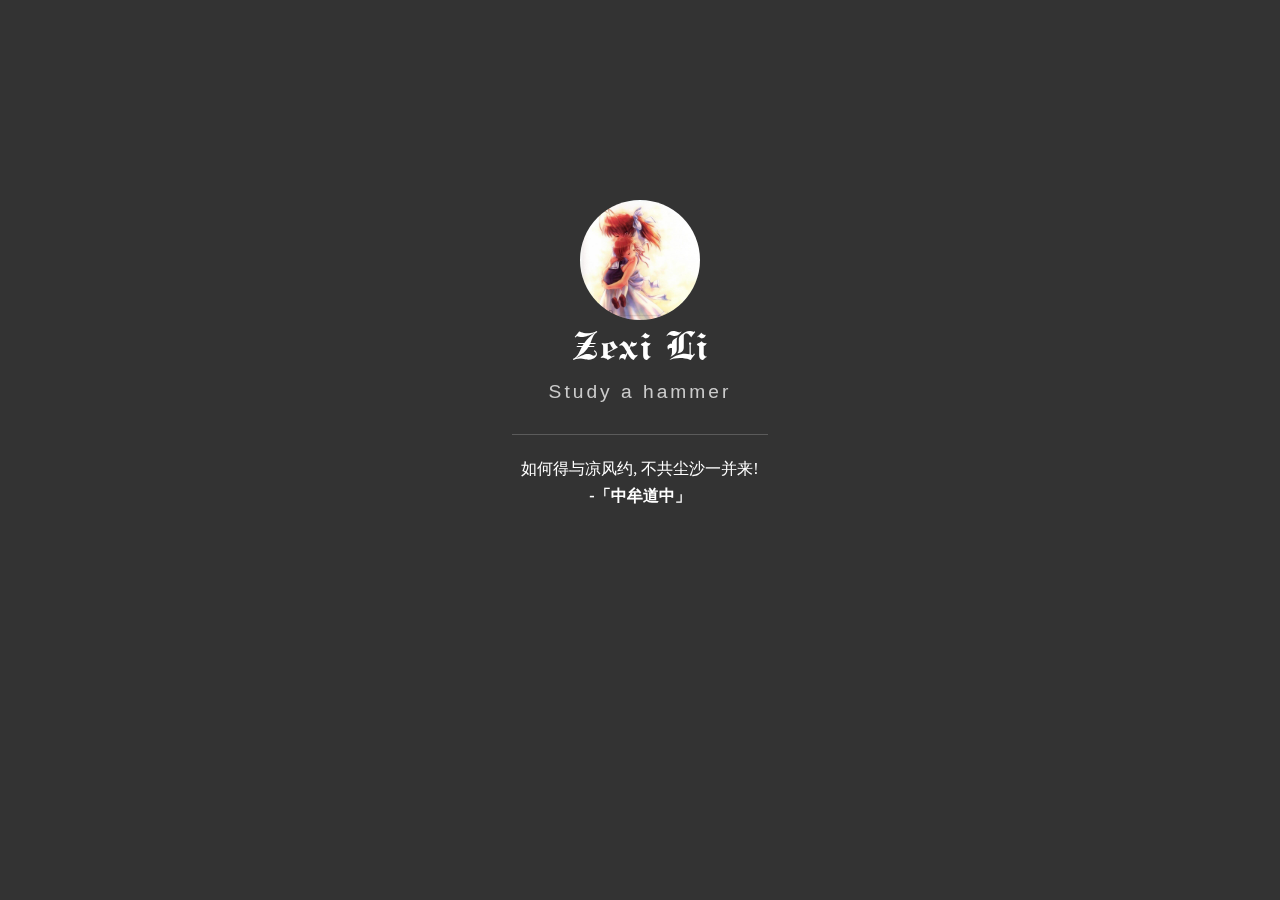
<file: index.html>
<!DOCTYPE html>
<html>

<head>
    <!-- Meta, title, CSS, favicons, etc. -->
    <meta charset="utf-8">
    <meta http-equiv="X-UA-Compatible" content="IE=edge">
    <meta name="viewport" content="width=device-width, initial-scale=1">
    <meta name="description" content="Zexi Li Home">
    <meta name="keywords" content="Zexi Li,Homepage">
    <meta name="author" content="Zexi Li">
    <title>Zexi Li Home</title>
    <link rel="stylesheet" type="text/css" href="assets/css/onlinewebfonts.css" />
    <link rel="stylesheet" type="text/css" href="assets/css/vno.css">
    <link rel="stylesheet" type="text/css" href="assets/css/blog.css">
    <link rel="stylesheet" type="text/css" href="assets/css/main.css">
    <link rel="stylesheet" type="text/css" href="assets/css/iconfont.css">
    <link rel="apple-touch-icon" href="apple-touch-icon.png">
    <link rel="icon" href="assets/icons/home_icon.ico">

</head>

<body>
    <!-- <div id="side-nav"> -->
    <div id="home-page">
        <div class="black-cover center">

            <div class="center iUp">
                <a href="/" style="opacity: 1;">
                    <img id="nav-portrait" class="round" src="/assets/img/portrait.jpg" alt="img">
                </a>
            </div>
            <h1 class="panel-cover__title panel-title iUp">
                Zexi Li
            </h1>
            <p class="panel-cover__subtitle panel-subtitle iUp"> Study a hammer </p>
            <!-- <hr class="panel-cover__divider iUp" /> -->
            <hr class="sentence-divider iUp">
            <div id="sentence">
                <p id="description" class="panel-cover__description iUp">如何得与凉风约, 不共尘沙一并来!
                    <br />
                    <strong>-「中牟道中」</strong>
                </p>
            </div>

            <div class="center iUp margin-top">
                <ul id="navigation">
                    <li>
                        <a href="/intro" class="navi-button">简介</a>
                    </li>
                    <li>
                        <a href="https://jacky-lzx.github.io/blog/" class="navi-button" target="_blank">博客</a>
                    </li>
                    <li>
                        <a href="/about" class="navi-button">关于</a>
                    </li>
                </ul>
            </div>

            <div class="center iUp">
                <ul id="links">
                    <li>
                        <a href="https://github.com/Jacky-Lzx" title="github" target="_blank">
                            <i class='social iconfont icon-GitHub'></i>
                            <span class="label">Github</span>
                        </a>
                    </li>
                    <li>
                        <a href="https://leetcode.cn/u/zexi-li/" title="leetcode" target="_blank">
                            <i class='social iconfont icon-leetcode'></i>
                            <span class="label">Leetcode</span>
                        </a>
                    </li>
                    <li>
                        <a href="https://www.zhihu.com/people/liu-hua-qing-45" title="zhihu" target="_blank">
                            <i class='social iconfont icon-zhihu'></i>
                            <span class="label">Zhihu</span>
                        </a>
                    </li>
                    <li>
                        <a href="https://space.bilibili.com/23686471" title="bilibili" target="_blank">
                            <i class='social iconfont icon-bilibili-line'></i>
                            <span class="label">Bilibili</span>
                        </a>
                    </li>
                    <li>
                        <!-- 加密的邮箱地址, 请自行修改, 或者改用下方的明文方式 -->
                        <a href="javascript:decryptEmail('emV4aS1saUBxcS5jb20=');" title="email">
                            <!-- <a href="test@test.com" title="email"> -->
                            <i class='social iconfont icon-email'></i>
                            <span class="label">Email</span>
                        </a>
                    </li>
                </ul>
            </div>

        </div>
    </div>
    <script type="text/javascript" src="assets/js/jquery.min.js"></script>
    <script type="text/javascript" src="assets/js/main.js"></script>
    <script type="text/javascript" src="assets/json/images.json?cb=getBingImages"></script>
</body>

</html>
</file>
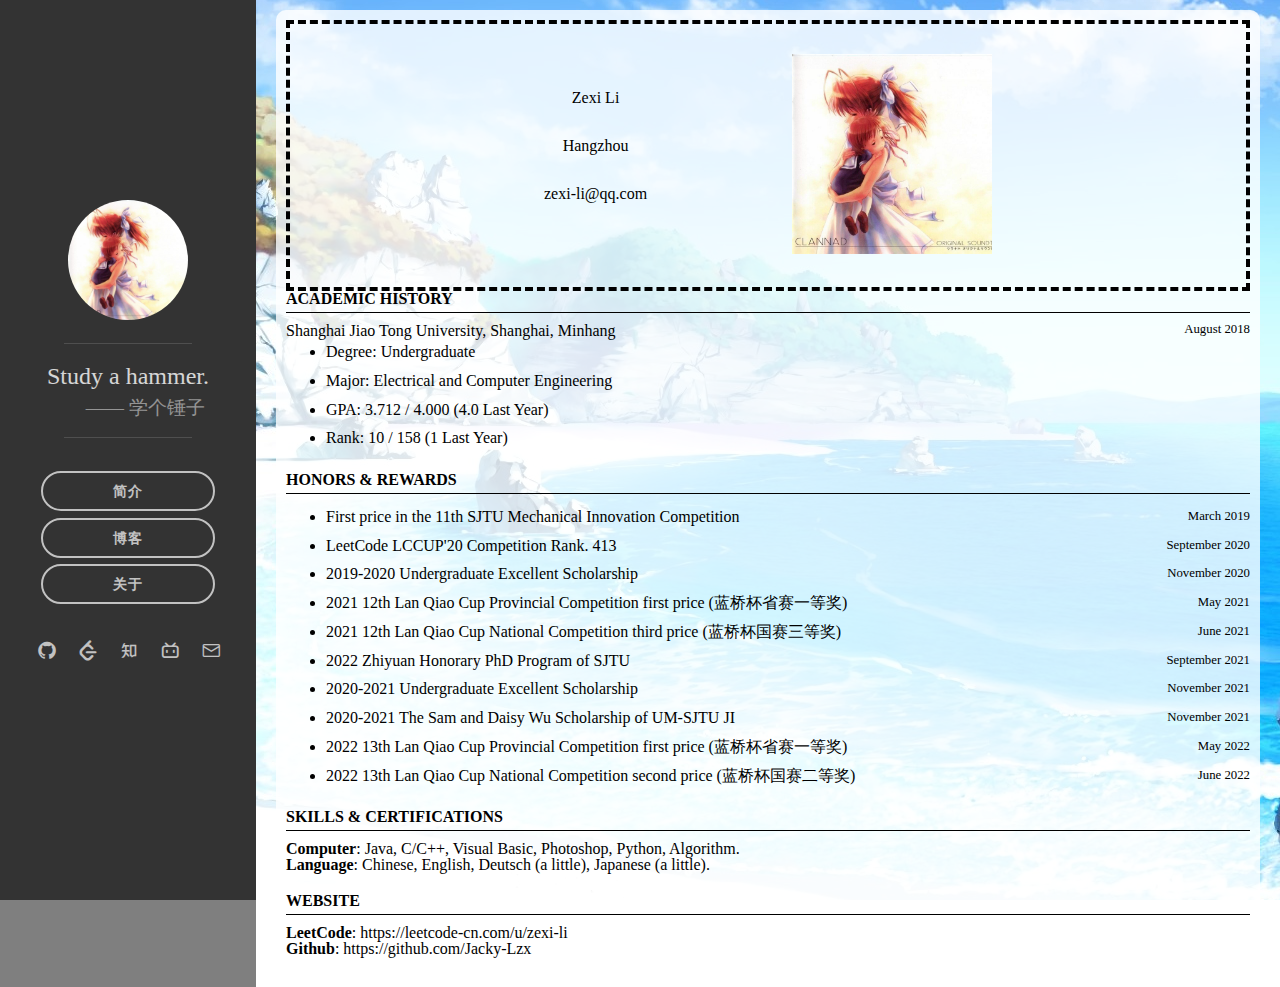
<file: intro/index.html>
<!DOCTYPE html>
<html>

<head>
  <!-- Meta, title, CSS, favicons, etc. -->
  <meta charset="utf-8">
  <meta http-equiv="X-UA-Compatible" content="IE=edge">
  <meta name="viewport" content="width=device-width, initial-scale=1">
  <meta name="description" content="Zexi Li Home">
  <meta name="keywords" content="Zexi Li,Homepage">
  <meta name="author" content="Zexi Li">
  <title>Zexi Li Intro</title>
  <link rel="stylesheet" type="text/css" href="../assets/css/onlinewebfonts.css" />
  <link rel="stylesheet" type="text/css" href="../assets/css/vno.css">
  <link rel="stylesheet" type="text/css" href="../assets/css/blog.css">
  <link rel="stylesheet" type="text/css" href="../assets/css/iconfont.css">
  <link rel="apple-touch-icon" href="apple-touch-icon.png">
  <link rel="icon" href="../assets/icons/home_icon.ico">
</head>

<body>

  <div id="side-nav">
    <div class="black-cover">
      <!-- <div class="ih-item circle effect right_to_left">
      <a href="#" title="" class="blog-button">
        <div class="img"><img src="assets/img/portrait.jpg" alt="img" class="js-avatar iUp profilepic"></div>
        <div class="info iUp">
          <div class="info-back">
            <h2>

              Coding

            </h2>
            <p>

              2022 · 自律

            </p>
          </div>
        </div>
      </a>
      </div>
      <h1 class="panel-cover__title panel-title iUp">
        <a href="#" title="Zexi Li Home">Zexi Li</a>
      </h1> -->

      <div class="center">
        <a href="/" style="opacity: 1;">
          <img id="nav-portrait" class="round" src="/assets/img/portrait.jpg" alt="img">
        </a>
      </div>

      <div class="center">
        <hr class="sentence-divider">
        <div id="sentence">
          <!-- <p>Study a hammer. </p> -->
          Study a hammer.
          <div class="comment">—— 学个锤子</div>
        </div>
        <hr class="sentence-divider">
      </div>

      <div class="center">
        <ul id="navigation">
          <li>
            <a href="/intro" class="navi-button">简介</a>
          </li>
          <li>
            <a href="https://jacky-lzx.github.io/blog/" class="navi-button" target="_blank">博客</a>
          </li>
          <li>
            <a href="/about" class="navi-button">关于</a>
          </li>
        </ul>
      </div>

      <div class="center">
        <ul id="links">
          <li>
            <a href="https://github.com/Jacky-Lzx" title="github" target="_blank">
              <i class='social iconfont icon-GitHub'></i>
              <span class="label">Github</span>
            </a>
          </li>
          <li>
            <a href="https://leetcode.cn/u/zexi-li/" title="leetcode" target="_blank">
              <i class='social iconfont icon-leetcode'></i>
              <span class="label">Leetcode</span>
            </a>
          </li>
          <li>
            <a href="https://www.zhihu.com/people/liu-hua-qing-45" title="zhihu" target="_blank">
              <i class='social iconfont icon-zhihu'></i>
              <span class="label">Zhihu</span>
            </a>
          </li>
          <li>
            <a href="https://space.bilibili.com/23686471" title="bilibili" target="_blank">
              <i class='social iconfont icon-bilibili-line'></i>
              <span class="label">Bilibili</span>
            </a>
          </li>
          <li>
            <!-- 加密的邮箱地址, 请自行修改, 或者改用下方的明文方式 -->
            <a href="javascript:decryptEmail('emV4aS1saUBxcS5jb20=');" title="email">
              <!-- <a href="test@test.com" title="email"> -->
              <i class='social iconfont icon-email'></i>
              <span class="label">Email</span>
            </a>
          </li>
        </ul>
      </div>

    </div>
  </div>

  <div class="main">
    <div class="main-content">
      <div class="clearfix" id="intro-title">
        <div id="intro-self">
          <p> Zexi Li </p>
          <p> Hangzhou </p>
          <p> zexi-li@qq.com </p>
        </div>
        <div id="portrait">
          <img src="../assets/img/portrait.jpg" width="200px">
        </div>
      </div>

      <div class="intro-topic">
        <div class="topic-title">
          Academic History
        </div>
        <hr>
        <span>Shanghai Jiao Tong University, Shanghai, Minhang</span> <span class="time">August 2018</span>
        <ul>
          <li>Degree: Undergraduate</li>
          <li>Major: Electrical and Computer Engineering</li>
          <li>GPA: 3.712 / 4.000 (4.0 Last Year)</li>
          <li>Rank: 10 / 158 (1 Last Year)</li>
        </ul>
      </div>
      <div class="intro-topic">
        <div class="topic-title">
          Honors & Rewards
        </div>
        <hr>
        <ul>
          <li>First price in the 11th SJTU Mechanical Innovation Competition <span class="time">March 2019</span></li>
          <li>LeetCode LCCUP'20 Competition Rank. 413 <span class="time">September 2020</span></li>
          <li>2019-2020 Undergraduate Excellent Scholarship <span class="time">November 2020</span></li>
          <li>2021 12th Lan Qiao Cup Provincial Competition first price (蓝桥杯省赛一等奖)<span class="time">May 2021</span>
          </li>
          <li>2021 12th Lan Qiao Cup National Competition third price (蓝桥杯国赛三等奖)<span class="time">June 2021</span></li>
          <li>2022 Zhiyuan Honorary PhD Program of SJTU<span class="time">September 2021</span></li>
          <li>2020-2021 Undergraduate Excellent Scholarship <span class="time">November 2021</span></li>
          <li>2020-2021 The Sam and Daisy Wu Scholarship of UM-SJTU JI <span class="time">November 2021</span></li>
          <li>2022 13th Lan Qiao Cup Provincial Competition first price (蓝桥杯省赛一等奖)<span class="time">May 2022</span>
          </li>
          <li>2022 13th Lan Qiao Cup National Competition second price (蓝桥杯国赛二等奖)<span class="time">June 2022</span>
          </li>
        </ul>
      </div>

      <div class="intro-topic">
        <div class="topic-title">
          Skills & Certifications
        </div>
        <hr>
        <div><strong>Computer</strong>: Java, C/C++, Visual Basic, Photoshop, Python, Algorithm.</div>
        <div><strong>Language</strong>: Chinese, English, Deutsch (a little), Japanese (a little). </div>
      </div>
      <div class="intro-topic">
        <div class="topic-title">
          Website
        </div>
        <hr>
        <div><strong>LeetCode</strong>: https://leetcode-cn.com/u/zexi-li</div>
        <div><strong>Github</strong>: https://github.com/Jacky-Lzx</div>
      </div>
    </div>

  </div>

  <script type="text/javascript" src="/assets/js/jquery.min.js"></script>
  <script type="text/javascript" src="/assets/js/main.js"></script>
  <script type="text/javascript" src="/assets/json/images.json?cb=getBingImages"></script>
</body>

</html>
</file>
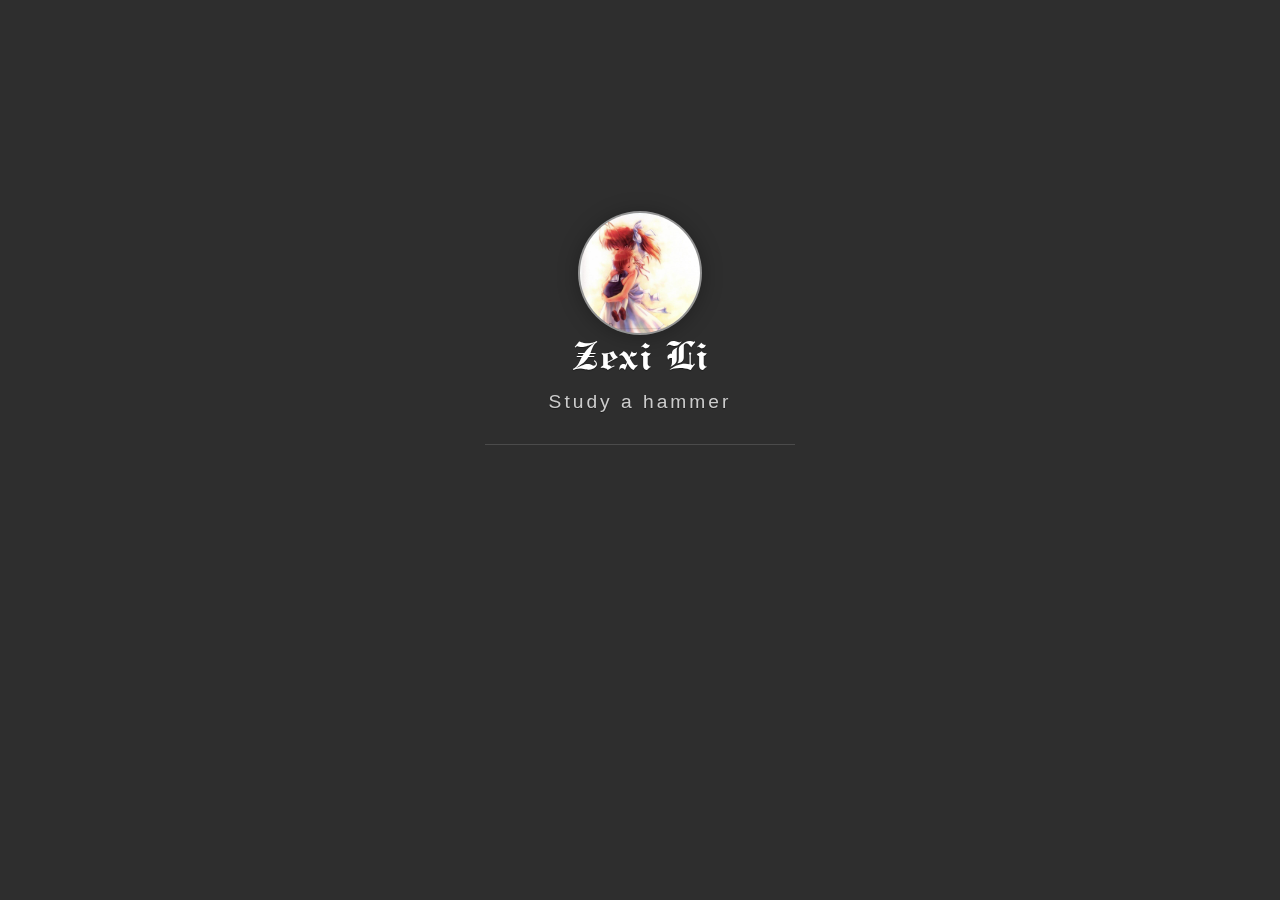
<file: index_backup.html>
<!DOCTYPE html>
<html>

<head>
    <!-- Meta, title, CSS, favicons, etc. -->
    <meta charset="utf-8">
    <meta http-equiv="X-UA-Compatible" content="IE=edge">
    <meta name="viewport" content="width=device-width, initial-scale=1">
    <meta name="description" content="Zexi Li Home">
    <meta name="keywords" content="Zexi Li,Homepage">
    <meta name="author" content="Zexi Li">
    <title>Zexi Li Home</title>
    <link rel="stylesheet" type="text/css" href="assets/css/onlinewebfonts.css" />
    <link rel="stylesheet" type="text/css" href="assets/css/vno.css">
    <link rel="stylesheet" type="text/css" href="assets/css/iconfont.css">
    <link rel="apple-touch-icon" href="apple-touch-icon.png">
    <link rel="icon" href="assets/icons/home_icon.ico">

</head>

<body>
    <span class="mobile btn-mobile-menu">
        <i class="social iconfont icon-list btn-mobile-menu__icon"></i>
        <i class="social iconfont icon-angleup btn-mobile-close__icon hidden"></i>
    </span>
    <header id="panel" class="panel-cover">
        <div class="panel-main">
            <div class="panel-main__inner panel-inverted">
                <div class="panel-main__content">
                    <div class="ih-item circle effect right_to_left">
                        <a href="#" title="" class="blog-button">
                            <div class="img"><img src="assets/img/portrait.jpg" alt="img"
                                    class="js-avatar iUp profilepic"></div>
                            <div class="info iUp">
                                <div class="info-back">
                                    <h2>

                                        Coding

                                    </h2>
                                    <p>

                                        2022 · 自律

                                    </p>
                                </div>
                            </div>
                        </a>
                    </div>
                    <h1 class="panel-cover__title panel-title iUp">
                        <a href="#" title="Zexi Li Home">Zexi Li</a>
                    </h1>
                    <p class="panel-cover__subtitle panel-subtitle iUp"> Study a hammer </p>
                    <hr class="panel-cover__divider iUp" />
                    <p id="description" class="panel-cover__description iUp">如何得与凉风约, 不共尘沙一并来!
                        <br />
                        <strong>-「中牟道中」</strong>
                    </p>
                    <div class="navigation-wrapper iUp">
                        <div>
                            <nav class="cover-navigation cover-navigation--primary">
                                <ul class="navigation">
                                    <li class="navigation__item">
                                        <a href="intro" class="intro-button">简介</a>
                                    </li>
                                    <li class="navigation__item">
                                        <a href="https://jacky-lzx.github.io/blog/" class="blog-button"
                                            target="_blank">博客</a>
                                    </li>
                                    <!-- <li class="navigation__item">
                                        <a href="/" class="blog-button" target="_blank">简历</a>
                                    </li> -->
                                    <li class="navigation__item">
                                        <a href="about" class="about-button">关于</a>
                                    </li>
                                </ul>
                            </nav>
                        </div>
                        <div class="iUp">
                            <nav class="cover-navigation navigation--social">
                                <ul class="navigation">
                                    <li class="navigation__item">
                                        <a href="https://github.com/Jacky-Lzx" title="github" target="_blank">
                                            <i class='social iconfont icon-GitHub'></i>
                                            <span class="label">github</span>
                                        </a>
                                    </li>
                                    <li class="navigation__item">
                                        <a href="https://leetcode.cn/u/zexi-li/" title="leetcode" target="_blank">
                                            <i class='social iconfont icon-leetcode'></i>
                                            <span class="label">leetcode</span>
                                        </a>
                                    </li>
                                    <li class="navigation__item">
                                        <a href="https://www.zhihu.com/people/liu-hua-qing-45" title="zhihu"
                                            target="_blank">
                                            <i class='social iconfont icon-zhihu'></i>
                                            <span class="label">zhihu</span>
                                        </a>
                                    </li>
                                    <li class="navigation__item">
                                        <a href="https://space.bilibili.com/23686471" title="bilibili" target="_blank">
                                            <i class='social iconfont icon-bilibili-line'></i>
                                            <span class="label">bilibili</span>
                                        </a>
                                    </li>
                                    <li class="navigation__item">
                                        <!-- 加密的邮箱地址, 请自行修改, 或者改用下方的明文方式 -->
                                        <a href="javascript:decryptEmail('emV4aS1saUBxcS5jb20=');" title="email">
                                            <!-- <a href="test@test.com" title="email"> -->
                                            <i class='social iconfont icon-email'></i>
                                            <span class="label">email</span>
                                        </a>
                                    </li>
                                </ul>
                            </nav>
                        </div>
                    </div>
                </div>
            </div>
            <div class="panel-cover--overlay cover-slate"></div>
        </div>
        <!-- <div class="beian iUp">
            <a class="icp" href="http://www.miitbeian.gov.cn/publish/query/indexFirst.action" target="_blank">XXX</a>
            <a class="gwab" href="http://www.beian.gov.cn/portal/recordQuery" target="_blank">XXX</a>
        </div> -->
        <div class="remark iUp">
            <p class="power">Powered By
                <a href="https://github.com/features/actions" target="_blank"> GitHub Actions </a>,
                <a href="https://github.com/dmego/home.github.io" target="_blank"> Dmego </a> And
                <a href="http://www.onlinewebfonts.com">oNline Web Fonts</a>
            </p>
        </div>

    </header>
    <script type="text/javascript" src="assets/js/jquery.min.js"></script>
    <script type="text/javascript" src="assets/js/main.js"></script>
    <script type="text/javascript" src="./assets/json/images.json?cb=getBingImages"></script>
</body>

</html>
</file>
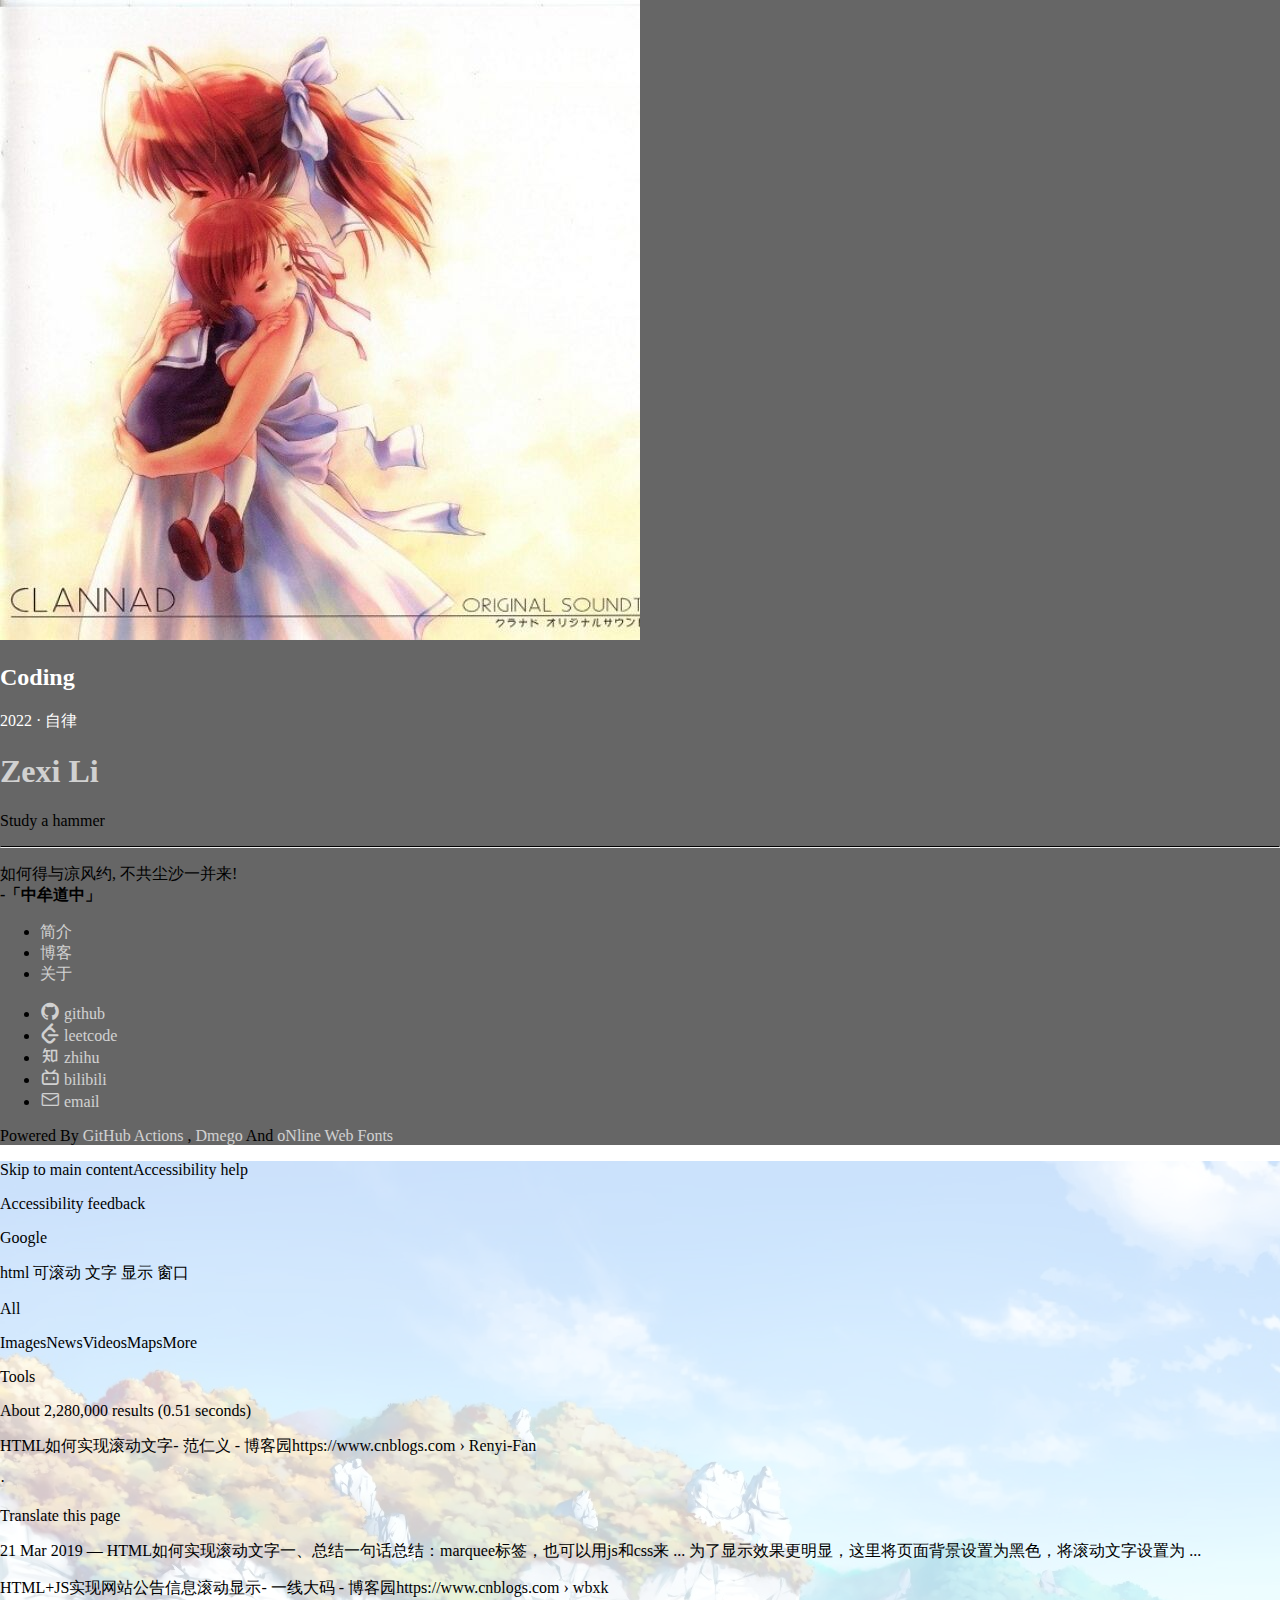
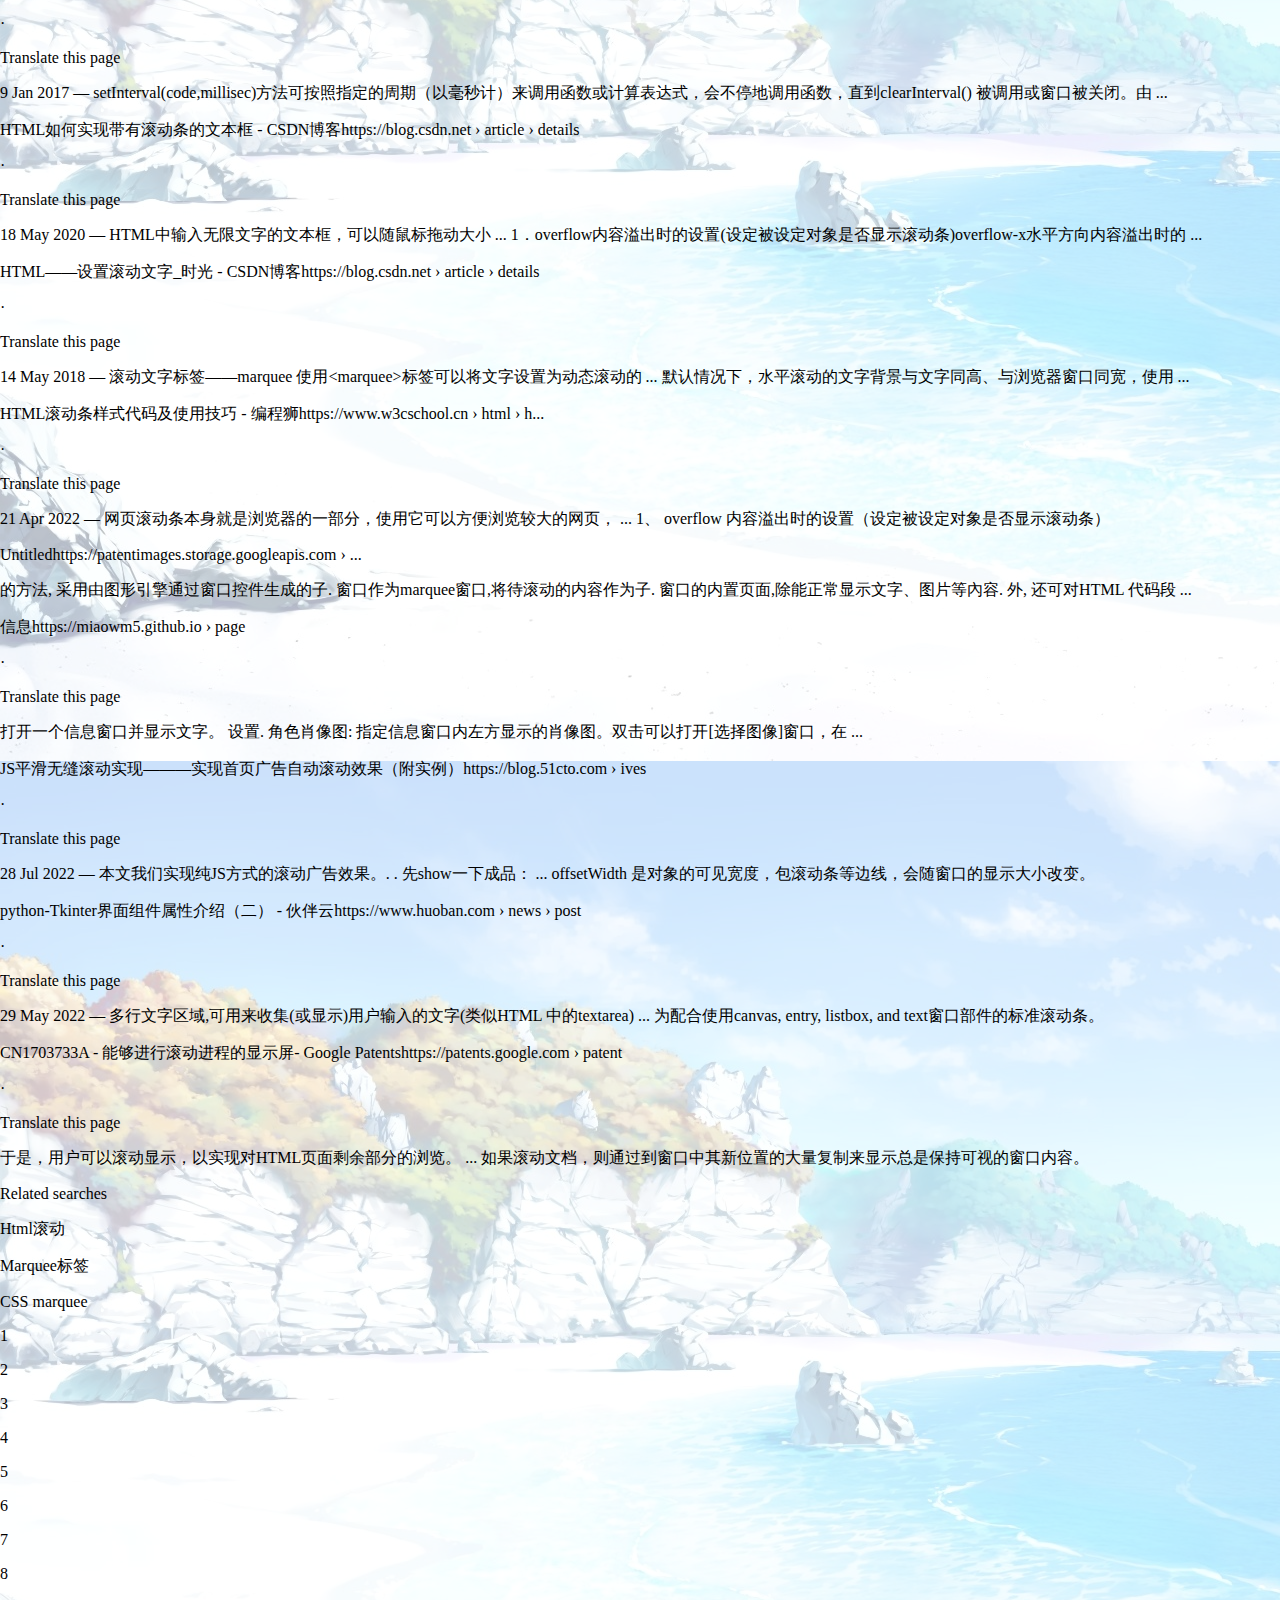
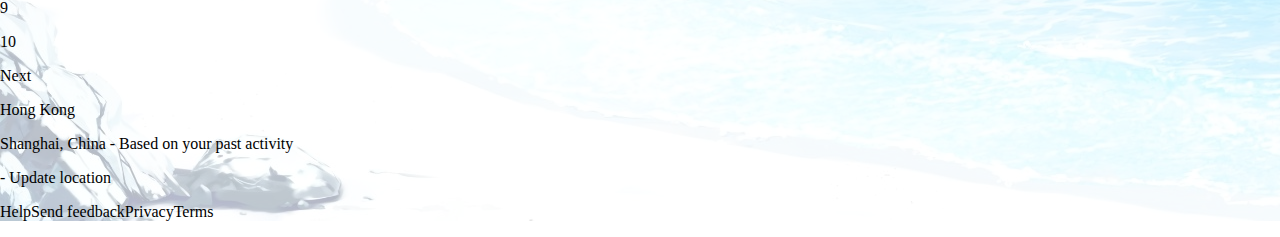
<file: intro/index_backup.html>
<!DOCTYPE html>
<html>

<head>
  <!-- Meta, title, CSS, favicons, etc. -->
  <meta charset="utf-8">
  <meta http-equiv="X-UA-Compatible" content="IE=edge">
  <meta name="viewport" content="width=device-width, initial-scale=1">
  <meta name="description" content="Zexi Li Home">
  <meta name="keywords" content="Zexi Li,Homepage">
  <meta name="author" content="Zexi Li">
  <title>Zexi Li Intro</title>
  <link rel="stylesheet" type="text/css" href="../assets/css/onlinewebfonts.css" />
  <link rel="stylesheet" type="text/css" href="../assets/css/blog.css">
  <!-- <link rel="stylesheet" type="text/css" href="../assets/css/vno.css"> -->
  <link rel="stylesheet" type="text/css" href="../assets/css/iconfont.css">
  <link rel="apple-touch-icon" href="apple-touch-icon.png">
  <link rel="icon" href="../assets/icons/home_icon.ico">

</head>

<body>
  <span class="mobile btn-mobile-menu">
    <i class="social iconfont icon-list btn-mobile-menu__icon"></i>
    <i class="social iconfont icon-angleup btn-mobile-close__icon hidden"></i>
  </span>
  <header id="panel" class="panel-cover">
    <div class="panel-main">
      <div class="panel-main__inner panel-inverted">
        <div class="panel-main__content">
          <div class="ih-item circle effect right_to_left">
            <a href="#" title="" class="blog-button">
              <div class="img"><img src="../assets/img/portrait.jpg" alt="img" class="js-avatar iUp profilepic"></div>
              <div class="info iUp">
                <div class="info-back">
                  <h2>

                    Coding

                  </h2>
                  <p>

                    2022 · 自律

                  </p>
                </div>
              </div>
            </a>
          </div>
          <h1 class="panel-cover__title panel-title iUp">
            <a href="#" title="Zexi Li Home">Zexi Li</a>
          </h1>
          <p class="panel-cover__subtitle panel-subtitle iUp"> Study a hammer </p>
          <hr class="panel-cover__divider iUp" />
          <p id="description" class="panel-cover__description iUp">如何得与凉风约, 不共尘沙一并来!
            <br />
            <strong>-「中牟道中」</strong>
          </p>
          <div class="iUp">
            <nav class="cover-navigation cover-navigation--primary">
              <ul class="blog_navigation">
                <li class="blog_navigation__item_selected blog_navigation__item">
                  <a href="../intro" class="intro-button">简介</a>
                </li>
                <li class="blog_navigation__item">
                  <a href="https://jacky-lzx.github.io/blog/" class="blog-button">博客</a>
                </li>
                <!-- <li class="navigation__item">
                                        <a href="/" class="blog-button" target="_blank">简历</a>
                                    </li> -->
                <li class="blog_navigation__item">
                  <a href="../about" class="about-button">关于</a>
                </li>
              </ul>
            </nav>
          </div>
          <div class="navigation-wrapper iUp">
            <div class="iUp">
              <nav class="cover-navigation navigation--social">
                <ul class="navigation">
                  <li class="navigation__item">
                    <a href="https://github.com/Jacky-Lzx" title="github" target="_blank">
                      <i class='social iconfont icon-GitHub'></i>
                      <span class="label">github</span>
                    </a>
                  </li>
                  <li class="navigation__item">
                    <a href="https://leetcode.cn/u/zexi-li/" title="leetcode" target="_blank">
                      <i class='social iconfont icon-leetcode'></i>
                      <span class="label">leetcode</span>
                    </a>
                  </li>
                  <li class="navigation__item">
                    <a href="https://www.zhihu.com/people/liu-hua-qing-45" title="zhihu" target="_blank">
                      <i class='social iconfont icon-zhihu'></i>
                      <span class="label">zhihu</span>
                    </a>
                  </li>
                  <li class="navigation__item">
                    <a href="https://space.bilibili.com/23686471" title="bilibili" target="_blank">
                      <i class='social iconfont icon-bilibili-line'></i>
                      <span class="label">bilibili</span>
                    </a>
                  </li>
                  <li class="navigation__item">
                    <!-- 加密的邮箱地址, 请自行修改, 或者改用下方的明文方式 -->
                    <a href="javascript:decryptEmail('emV4aS1saUBxcS5jb20=');" title="email">
                      <!-- <a href="test@test.com" title="email"> -->
                      <i class='social iconfont icon-email'></i>
                      <span class="label">email</span>
                    </a>
                  </li>
                </ul>
              </nav>
            </div>
          </div>
        </div>
      </div>
      <div class="panel-cover--overlay cover-slate"></div>
    </div>
    <!-- <div class="beian iUp">
            <a class="icp" href="http://www.miitbeian.gov.cn/publish/query/indexFirst.action" target="_blank">XXX</a>
            <a class="gwab" href="http://www.beian.gov.cn/portal/recordQuery" target="_blank">XXX</a>
        </div> -->
    <div class="remark iUp">
      <p class="power">Powered By
        <a href="https://github.com/features/actions" target="_blank"> GitHub Actions </a>,
        <a href="https://github.com/dmego/home.github.io" target="_blank"> Dmego </a> And
        <a href="http://www.onlinewebfonts.com">oNline Web Fonts</a>
      </p>
    </div>

  </header>
  <script type="text/javascript" src="../assets/js/jquery.min.js"></script>
  <script type="text/javascript" src="../assets/js/main.js"></script>
  <script type="text/javascript" src="../assets/json/images.json?cb=getBingImages"></script>



  <div class="main_div" style="background-image: url('../assets/img/background_2.jpeg');">
    <div style="height: 100%; background: rgba(255, 255, 255, 0.7); ">
      <!-- TODO: introduction goes here -->
      <!-- <div style="background: rgba(255, 255, 255, 0.0); background-attachment: fixed;"> -->
      <p>Skip to main contentAccessibility help</p>
      <p>Accessibility feedback</p>
      <p>Google</p>
      <p>html 可滚动 文字 显示 窗口</p>

      <p>All</p>
      <p>ImagesNewsVideosMapsMore</p>
      <p>Tools</p>
      <p>About 2,280,000 results (0.51 seconds)</p>

      <p>HTML如何实现滚动文字- 范仁义 - 博客园https://www.cnblogs.com › Renyi-Fan</p>
      <p>·</p>
      <p>Translate this page</p>
      <p>21 Mar 2019 — HTML如何实现滚动文字一、总结一句话总结：marquee标签，也可以用js和css来 ... 为了显示效果更明显，这里将页面背景设置为黑色，将滚动文字设置为 ...</p>

      <p>HTML+JS实现网站公告信息滚动显示- 一线大码 - 博客园https://www.cnblogs.com › wbxk</p>
      <p>·</p>
      <p>Translate this page</p>
      <p>9 Jan 2017 — setInterval(code,millisec)方法可按照指定的周期（以毫秒计）来调用函数或计算表达式，会不停地调用函数，直到clearInterval() 被调用或窗口被关闭。由 ...
      </p>

      <p>HTML如何实现带有滚动条的文本框 - CSDN博客https://blog.csdn.net › article › details</p>
      <p>·</p>
      <p>Translate this page</p>
      <p>18 May 2020 — HTML中输入无限文字的文本框，可以随鼠标拖动大小 ... 1．overflow内容溢出时的设置(设定被设定对象是否显示滚动条)overflow-x水平方向内容溢出时的 ...</p>

      <p>HTML——设置滚动文字_时光 - CSDN博客https://blog.csdn.net › article › details</p>
      <p>·</p>
      <p>Translate this page</p>
      <p>14 May 2018 — 滚动文字标签——marquee 使用&lt;marquee&gt;标签可以将文字设置为动态滚动的 ... 默认情况下，水平滚动的文字背景与文字同高、与浏览器窗口同宽，使用 ...</p>

      <p>HTML滚动条样式代码及使用技巧 - 编程狮https://www.w3cschool.cn › html › h...</p>
      <p>·</p>
      <p>Translate this page</p>
      <p>21 Apr 2022 — 网页滚动条本身就是浏览器的一部分，使用它可以方便浏览较大的网页， ... 1、​ overflow ​内容溢出时的设置（设定被设定对象是否显示滚动条）</p>

      <p>Untitledhttps://patentimages.storage.googleapis.com › ...</p>
      <p>的方法, 采用由图形引擎通过窗口控件生成的子. 窗口作为marquee窗口,将待滚动的内容作为子. 窗口的内置页面,除能正常显示文字、图片等內容. 外, 还可对HTML 代码段 ...</p>

      <p>信息https://miaowm5.github.io › page</p>
      <p>·</p>
      <p>Translate this page</p>
      <p>打开一个信息窗口并显示文字。 设置. 角色肖像图: 指定信息窗口内左方显示的肖像图。双击可以打开[选择图像]窗口，在 ...</p>

      <p>JS平滑无缝滚动实现———实现首页广告自动滚动效果（附实例）https://blog.51cto.com › ives</p>
      <p>·</p>
      <p>Translate this page</p>
      <p>28 Jul 2022 — 本文我们实现纯JS方式的滚动广告效果。​​. ​​. 先show一下成品： ... offsetWidth 是对象的可见宽度，包滚动条等边线，会随窗口的显示大小改变。</p>

      <p>python-Tkinter界面组件属性介绍（二） - 伙伴云https://www.huoban.com › news › post</p>
      <p>·</p>
      <p>Translate this page</p>
      <p>29 May 2022 — 多行文字区域,可用来收集(或显示)用户输入的文字(类似HTML 中的textarea) ... 为配合使用canvas, entry, listbox, and
        text窗口部件的标准滚动条。
      </p>

      <p>CN1703733A - 能够进行滚动进程的显示屏- Google Patentshttps://patents.google.com › patent</p>
      <p>·</p>
      <p>Translate this page</p>
      <p>于是，用户可以滚动显示，以实现对HTML页面剩余部分的浏览。 ... 如果滚动文档，则通过到窗口中其新位置的大量复制来显示总是保持可视的窗口内容。</p>
      <p>Related searches</p>
      <p>Html滚动</p>
      <p>Marquee标签</p>
      <p>CSS marquee</p>
      <p>1</p>
      <p>2</p>
      <p>3</p>
      <p>4</p>
      <p>5</p>
      <p>6</p>
      <p>7</p>
      <p>8</p>
      <p>9</p>
      <p>10</p>
      <p>Next</p>
      <p>Hong Kong</p>
      <p>Shanghai, China - Based on your past activity</p>
      <p>- Update location</p>
      <p>HelpSend feedbackPrivacyTerms</p>
      <!-- </div> -->
    </div>
  </div>
</body>

</html>
</file>
<file: assets/css/onlinewebfonts.css>
@font-face {
    font-family: "Engravers Old English BQ";
    src: url("../fonts/Engravers/07edaf49a168bfc0b367b671b106d870.eot");
    src: url("../fonts/Engravers/07edaf49a168bfc0b367b671b106d870.eot?#iefix") format("embedded-opentype"),
        url("../fonts/Engravers/07edaf49a168bfc0b367b671b106d870.woff2") format("woff2"),
        url("../fonts/Engravers/07edaf49a168bfc0b367b671b106d870.woff") format("woff"),
        url("../fonts/Engravers/07edaf49a168bfc0b367b671b106d870.ttf") format("truetype"),
        url("../fonts/Engravers/07edaf49a168bfc0b367b671b106d870.svg#Engravers Old English BQ") format("svg");
}
</file>
<file: assets/css/vno.css>
html {
  font-family: sans-serif;
  -ms-text-size-adjust: 100%;
  -webkit-text-size-adjust: 100%
}

body {
  margin: 0
}

.ih-item.circle.effect {
  margin: 0 auto;
  -webkit-perspective: 900px;
  -moz-perspective: 900px;
  perspective: 900px
}

.ih-item.circle.effect .img {
  z-index: 11;
  -webkit-transition: all .5s ease-in-out;
  -moz-transition: all .5s ease-in-out;
  transition: all .5s ease-in-out
}

.ih-item.circle.effect .info {
  -webkit-transform-style: preserve-3d;
  -moz-transform-style: preserve-3d;
  -ms-transform-style: preserve-3d;
  -o-transform-style: preserve-3d;
  transform-style: preserve-3d
}

.ih-item.circle.effect .info .info-back {
  opacity: 1;
  border-radius: 50%;
  width: 100%;
  height: 100%;
  background: #333
}

.ih-item.circle.effect .info h2 {
  color: #fff;
  position: relative;
  font-size: 18px;
  margin: 0 auto;
  padding-top: 40px;
  height: 35px;
  text-shadow: 0 0 1px white, 0 1px 2px rgba(0, 0, 0, 0.3)
}

.ih-item.circle.effect .info p {
  color: #bbb;
  padding: 0;
  font-style: italic;
  padding-left: 0;
  font-size: 10px
}

.ih-item.circle.effect.bottom_to_top .img {
  -webkit-transform-origin: 50% 0;
  -moz-transform-origin: 50% 0;
  -ms-transform-origin: 50% 0;
  -o-transform-origin: 50% 0;
  transform-origin: 50% 0
}

.ih-item.circle.effect.bottom_to_top a:hover .img {
  -webkit-transform: rotate3d(1, 0, 0, 180deg);
  -moz-transform: rotate3d(1, 0, 0, 180deg);
  -ms-transform: rotate3d(1, 0, 0, 180deg);
  -o-transform: rotate3d(1, 0, 0, 180deg);
  transform: rotate3d(1, 0, 0, 180deg)
}

.ih-item.circle.effect.top_to_bottom .img {
  -webkit-transform-origin: 50% 100%;
  -moz-transform-origin: 50% 100%;
  -ms-transform-origin: 50% 100%;
  -o-transform-origin: 50% 100%;
  transform-origin: 50% 100%
}

.ih-item.circle.effect.top_to_bottom a:hover .img {
  -webkit-transform: rotate3d(1, 0, 0, -180deg);
  -moz-transform: rotate3d(1, 0, 0, -180deg);
  -ms-transform: rotate3d(1, 0, 0, -180deg);
  -o-transform: rotate3d(1, 0, 0, -180deg);
  transform: rotate3d(1, 0, 0, -180deg)
}

.ih-item.circle.effect.left_to_right .img {
  -webkit-transform-origin: 100% 50%;
  -moz-transform-origin: 100% 50%;
  -ms-transform-origin: 100% 50%;
  -o-transform-origin: 100% 50%;
  transform-origin: 100% 50%
}

.ih-item.circle.effect.left_to_right a:hover .img {
  -webkit-transform: rotate3d(0, 1, 0, 180deg);
  -moz-transform: rotate3d(0, 1, 0, 180deg);
  -ms-transform: rotate3d(0, 1, 0, 180deg);
  -o-transform: rotate3d(0, 1, 0, 180deg);
  transform: rotate3d(0, 1, 0, 180deg)
}

.ih-item.circle.effect.right_to_left .img {
  -webkit-transform-origin: 0 50%;
  -moz-transform-origin: 0 50%;
  -ms-transform-origin: 0 50%;
  -o-transform-origin: 0 50%;
  transform-origin: 0 50%
}

.ih-item.circle.effect.right_to_left a:hover .img {
  -webkit-transform: rotate3d(0, 1, 0, -180deg);
  -moz-transform: rotate3d(0, 1, 0, -180deg);
  -ms-transform: rotate3d(0, 1, 0, -180deg);
  -o-transform: rotate3d(0, 1, 0, -180deg);
  transform: rotate3d(0, 1, 0, -180deg)
}

.ih-item a {
  color: #333
}

.ih-item a:hover {
  text-decoration: none
}

.ih-item img {
  width: 100%;
  height: 100%
}

.ih-item.circle {
  position: relative;
  width: 120px;
  height: 120px;
  border-radius: 50%
}

.ih-item.circle .img {
  position: relative;
  width: 120px;
  height: 120px;
  border-radius: 50%
}

.ih-item.circle .img:before {
  position: absolute;
  display: block;
  content: "";
  width: 100%;
  height: 100%;
  border-radius: 50%;
  -webkit-transition: all .35s ease-in-out;
  -moz-transition: all .35s ease-in-out;
  transition: all .35s ease-in-out
}

.ih-item.circle .img img {
  border-radius: 50%
}

.ih-item.circle .info {
  position: absolute;
  top: 0;
  bottom: 0;
  left: 0;
  right: 0;
  text-align: center;
  border-radius: 50%;
  -webkit-backface-visibility: hidden;
  backface-visibility: hidden
}

@media all and (max-width:780px) {
  .ih-item.circle .img {
    position: relative;
    width: 100px;
    height: 100px;
    border-radius: 50%
  }

  .ih-item.circle {
    position: relative;
    width: 100px;
    height: 100px;
    border-radius: 50%
  }

  .ih-item.circle .info .info-back h2 {
    font-size: .9em
  }
}

.profilepic {
  text-align: center;
  display: block;
  -webkit-box-shadow: 0 0 0 2px rgba(255, 255, 255, 0.5), 0px 2px 20px 3px rgba(0, 0, 0, 0.25);
  box-shadow: 0 0 0 2px rgba(255, 255, 255, 0.5), 0px 2px 20px 3px rgba(0, 0, 0, 0.25);
  border-radius: 300px;
  width: 128px;
  height: 128px;
  margin: 0 auto;
  position: relative;
  overflow: hidden;
  background: #88acdb;
  -webkit-transition: all .2s ease-in;
  display: -webkit-box;
  -webkit-box-orient: horizontal;
  -webkit-box-pack: center;
  -webkit-box-align: center;
  text-align: center
}

.animated {
  -webkit-animation-fill-mode: both;
  -moz-animation-fill-mode: both;
  -ms-animation-fill-mode: both;
  -o-animation-fill-mode: both;
  animation-fill-mode: both;
  -webkit-animation-duration: 1s;
  -moz-animation-duration: 1s;
  -ms-animation-duration: 1s;
  -o-animation-duration: 1s;
  animation-duration: 1s
}

.animated.hinge {
  -webkit-animation-duration: 1s;
  -moz-animation-duration: 1s;
  -ms-animation-duration: 1s;
  -o-animation-duration: 1s;
  animation-duration: 1s
}

@-webkit-keyframes flash {

  0%,
  50%,
  100% {
    opacity: 1
  }

  25%,
  75% {
    opacity: 0
  }
}

@-moz-keyframes flash {

  0%,
  50%,
  100% {
    opacity: 1
  }

  25%,
  75% {
    opacity: 0
  }
}

@-o-keyframes flash {

  0%,
  50%,
  100% {
    opacity: 1
  }

  25%,
  75% {
    opacity: 0
  }
}

.flash {
  -webkit-animation-name: flash;
  -moz-animation-name: flash;
  -o-animation-name: flash;
  animation-name: flash
}

@-webkit-keyframes shake {

  0%,
  100% {
    -webkit-transform: translateX(0)
  }

  10%,
  30%,
  50%,
  70%,
  90% {
    -webkit-transform: translateX(-10px)
  }

  20%,
  40%,
  60%,
  80% {
    -webkit-transform: translateX(10px)
  }
}

@-moz-keyframes shake {

  0%,
  100% {
    -moz-transform: translateX(0)
  }

  10%,
  30%,
  50%,
  70%,
  90% {
    -moz-transform: translateX(-10px)
  }

  20%,
  40%,
  60%,
  80% {
    -moz-transform: translateX(10px)
  }
}

@-o-keyframes shake {

  0%,
  100% {
    -o-transform: translateX(0)
  }

  10%,
  30%,
  50%,
  70%,
  90% {
    -o-transform: translateX(-10px)
  }

  20%,
  40%,
  60%,
  80% {
    -o-transform: translateX(10px)
  }
}

.shake {
  -webkit-animation-name: shake;
  -moz-animation-name: shake;
  -o-animation-name: shake;
  animation-name: shake
}

@-webkit-keyframes bounce {

  0%,
  20%,
  50%,
  80%,
  100% {
    -webkit-transform: translateY(0)
  }

  40% {
    -webkit-transform: translateY(-30px)
  }

  60% {
    -webkit-transform: translateY(-15px)
  }
}

@-moz-keyframes bounce {

  0%,
  20%,
  50%,
  80%,
  100% {
    -moz-transform: translateY(0)
  }

  40% {
    -moz-transform: translateY(-30px)
  }

  60% {
    -moz-transform: translateY(-15px)
  }
}

@-o-keyframes bounce {

  0%,
  20%,
  50%,
  80%,
  100% {
    -o-transform: translateY(0)
  }

  40% {
    -o-transform: translateY(-30px)
  }

  60% {
    -o-transform: translateY(-15px)
  }
}

.bounce {
  -webkit-animation-name: bounce;
  -moz-animation-name: bounce;
  -o-animation-name: bounce;
  animation-name: bounce
}

@-webkit-keyframes tada {
  0% {
    -webkit-transform: scale(1)
  }

  10%,
  20% {
    -webkit-transform: scale(0.9) rotate(-3deg)
  }

  30%,
  50%,
  70%,
  90% {
    -webkit-transform: scale(1.1) rotate(3deg)
  }

  40%,
  60%,
  80% {
    -webkit-transform: scale(1.1) rotate(-3deg)
  }

  100% {
    -webkit-transform: scale(1) rotate(0)
  }
}

@-moz-keyframes tada {
  0% {
    -moz-transform: scale(1)
  }

  10%,
  20% {
    -moz-transform: scale(0.9) rotate(-3deg)
  }

  30%,
  50%,
  70%,
  90% {
    -moz-transform: scale(1.1) rotate(3deg)
  }

  40%,
  60%,
  80% {
    -moz-transform: scale(1.1) rotate(-3deg)
  }

  100% {
    -moz-transform: scale(1) rotate(0)
  }
}

@-o-keyframes tada {
  0% {
    -o-transform: scale(1)
  }

  10%,
  20% {
    -o-transform: scale(0.9) rotate(-3deg)
  }

  30%,
  50%,
  70%,
  90% {
    -o-transform: scale(1.1) rotate(3deg)
  }

  40%,
  60%,
  80% {
    -o-transform: scale(1.1) rotate(-3deg)
  }

  100% {
    -o-transform: scale(1) rotate(0)
  }
}

.tada {
  -webkit-animation-name: tada;
  -moz-animation-name: tada;
  -o-animation-name: tada;
  animation-name: tada
}

@-webkit-keyframes swing {

  20%,
  40%,
  60%,
  80%,
  100% {
    -webkit-transform-origin: top center
  }

  20% {
    -webkit-transform: rotate(15deg)
  }

  40% {
    -webkit-transform: rotate(-10deg)
  }

  60% {
    -webkit-transform: rotate(5deg)
  }

  80% {
    -webkit-transform: rotate(-5deg)
  }

  100% {
    -webkit-transform: rotate(0deg)
  }
}

@-moz-keyframes swing {
  20% {
    -moz-transform: rotate(15deg)
  }

  40% {
    -moz-transform: rotate(-10deg)
  }

  60% {
    -moz-transform: rotate(5deg)
  }

  80% {
    -moz-transform: rotate(-5deg)
  }

  100% {
    -moz-transform: rotate(0deg)
  }
}

@-o-keyframes swing {
  20% {
    -o-transform: rotate(15deg)
  }

  40% {
    -o-transform: rotate(-10deg)
  }

  60% {
    -o-transform: rotate(5deg)
  }

  80% {
    -o-transform: rotate(-5deg)
  }

  100% {
    -o-transform: rotate(0deg)
  }
}

.swing {
  -webkit-transform-origin: top center;
  -moz-transform-origin: top center;
  -o-transform-origin: top center;
  transform-origin: top center;
  -webkit-animation-name: swing;
  -moz-animation-name: swing;
  -o-animation-name: swing;
  animation-name: swing
}

@-webkit-keyframes wobble {
  0% {
    -webkit-transform: translateX(0%)
  }

  15% {
    -webkit-transform: translateX(-25%) rotate(-5deg)
  }

  30% {
    -webkit-transform: translateX(20%) rotate(3deg)
  }

  45% {
    -webkit-transform: translateX(-15%) rotate(-3deg)
  }

  60% {
    -webkit-transform: translateX(10%) rotate(2deg)
  }

  75% {
    -webkit-transform: translateX(-5%) rotate(-1deg)
  }

  100% {
    -webkit-transform: translateX(0%)
  }
}

@-moz-keyframes wobble {
  0% {
    -moz-transform: translateX(0%)
  }

  15% {
    -moz-transform: translateX(-25%) rotate(-5deg)
  }

  30% {
    -moz-transform: translateX(20%) rotate(3deg)
  }

  45% {
    -moz-transform: translateX(-15%) rotate(-3deg)
  }

  60% {
    -moz-transform: translateX(10%) rotate(2deg)
  }

  75% {
    -moz-transform: translateX(-5%) rotate(-1deg)
  }

  100% {
    -moz-transform: translateX(0%)
  }
}

@-o-keyframes wobble {
  0% {
    -o-transform: translateX(0%)
  }

  15% {
    -o-transform: translateX(-25%) rotate(-5deg)
  }

  30% {
    -o-transform: translateX(20%) rotate(3deg)
  }

  45% {
    -o-transform: translateX(-15%) rotate(-3deg)
  }

  60% {
    -o-transform: translateX(10%) rotate(2deg)
  }

  75% {
    -o-transform: translateX(-5%) rotate(-1deg)
  }

  100% {
    -o-transform: translateX(0%)
  }
}

.wobble {
  -webkit-animation-name: wobble;
  -moz-animation-name: wobble;
  -o-animation-name: wobble;
  animation-name: wobble
}

@-webkit-keyframes pulse {
  0% {
    -webkit-transform: scale(1)
  }

  50% {
    -webkit-transform: scale(1.1)
  }

  100% {
    -webkit-transform: scale(1)
  }
}

@-moz-keyframes pulse {
  0% {
    -moz-transform: scale(1)
  }

  50% {
    -moz-transform: scale(1.1)
  }

  100% {
    -moz-transform: scale(1)
  }
}

@-o-keyframes pulse {
  0% {
    -o-transform: scale(1)
  }

  50% {
    -o-transform: scale(1.1)
  }

  100% {
    -o-transform: scale(1)
  }
}

.pulse {
  -webkit-animation-name: pulse;
  -moz-animation-name: pulse;
  -o-animation-name: pulse;
  animation-name: pulse
}

@-webkit-keyframes flip {
  0% {
    -webkit-transform: perspective(400px) translateZ(0) rotateY(0) scale(1);
    -webkit-animation-timing-function: ease-out
  }

  40% {
    -webkit-transform: perspective(400px) translateZ(150px) rotateY(170deg) scale(1);
    -webkit-animation-timing-function: ease-out
  }

  50% {
    -webkit-transform: perspective(400px) translateZ(150px) rotateY(190deg) scale(1);
    -webkit-animation-timing-function: ease-in
  }

  80% {
    -webkit-transform: perspective(400px) translateZ(0) rotateY(360deg) scale(0.95);
    -webkit-animation-timing-function: ease-in
  }

  100% {
    -webkit-transform: perspective(400px) translateZ(0) rotateY(360deg) scale(1);
    -webkit-animation-timing-function: ease-in
  }
}

@-moz-keyframes flip {
  0% {
    -moz-transform: perspective(400px) translateZ(0) rotateY(0) scale(1);
    -moz-animation-timing-function: ease-out
  }

  40% {
    -moz-transform: perspective(400px) translateZ(150px) rotateY(170deg) scale(1);
    -moz-animation-timing-function: ease-out
  }

  50% {
    -moz-transform: perspective(400px) translateZ(150px) rotateY(190deg) scale(1);
    -moz-animation-timing-function: ease-in
  }

  80% {
    -moz-transform: perspective(400px) translateZ(0) rotateY(360deg) scale(0.95);
    -moz-animation-timing-function: ease-in
  }

  100% {
    -moz-transform: perspective(400px) translateZ(0) rotateY(360deg) scale(1);
    -moz-animation-timing-function: ease-in
  }
}

@-o-keyframes flip {
  0% {
    -o-transform: perspective(400px) translateZ(0) rotateY(0) scale(1);
    -o-animation-timing-function: ease-out
  }

  40% {
    -o-transform: perspective(400px) translateZ(150px) rotateY(170deg) scale(1);
    -o-animation-timing-function: ease-out
  }

  50% {
    -o-transform: perspective(400px) translateZ(150px) rotateY(190deg) scale(1);
    -o-animation-timing-function: ease-in
  }

  80% {
    -o-transform: perspective(400px) translateZ(0) rotateY(360deg) scale(0.95);
    -o-animation-timing-function: ease-in
  }

  100% {
    -o-transform: perspective(400px) translateZ(0) rotateY(360deg) scale(1);
    -o-animation-timing-function: ease-in
  }
}

.animated.flip {
  -webkit-backface-visibility: visible !important;
  -webkit-animation-name: flip;
  -moz-backface-visibility: visible !important;
  -moz-animation-name: flip;
  -o-backface-visibility: visible !important;
  -o-animation-name: flip;
  backface-visibility: visible !important;
  animation-name: flip
}

@-webkit-keyframes flipInX {
  0% {
    -webkit-transform: perspective(400px) rotateX(90deg);
    opacity: 0
  }

  40% {
    -webkit-transform: perspective(400px) rotateX(-10deg)
  }

  70% {
    -webkit-transform: perspective(400px) rotateX(10deg)
  }

  100% {
    -webkit-transform: perspective(400px) rotateX(0deg);
    opacity: 1
  }
}

@-moz-keyframes flipInX {
  0% {
    -moz-transform: perspective(400px) rotateX(90deg);
    opacity: 0
  }

  40% {
    -moz-transform: perspective(400px) rotateX(-10deg)
  }

  70% {
    -moz-transform: perspective(400px) rotateX(10deg)
  }

  100% {
    -moz-transform: perspective(400px) rotateX(0deg);
    opacity: 1
  }
}

@-o-keyframes flipInX {
  0% {
    -o-transform: perspective(400px) rotateX(90deg);
    opacity: 0
  }

  40% {
    -o-transform: perspective(400px) rotateX(-10deg)
  }

  70% {
    -o-transform: perspective(400px) rotateX(10deg)
  }

  100% {
    -o-transform: perspective(400px) rotateX(0deg);
    opacity: 1
  }
}

.flipInX {
  -webkit-backface-visibility: visible !important;
  -webkit-animation-name: flipInX;
  -moz-backface-visibility: visible !important;
  -moz-animation-name: flipInX;
  -o-backface-visibility: visible !important;
  -o-animation-name: flipInX;
  backface-visibility: visible !important;
  animation-name: flipInX
}

@-webkit-keyframes flipOutX {
  0% {
    -webkit-transform: perspective(400px) rotateX(0deg);
    opacity: 1
  }

  100% {
    -webkit-transform: perspective(400px) rotateX(90deg);
    opacity: 0
  }
}

@-moz-keyframes flipOutX {
  0% {
    -moz-transform: perspective(400px) rotateX(0deg);
    opacity: 1
  }

  100% {
    -moz-transform: perspective(400px) rotateX(90deg);
    opacity: 0
  }
}

@-o-keyframes flipOutX {
  0% {
    -o-transform: perspective(400px) rotateX(0deg);
    opacity: 1
  }

  100% {
    -o-transform: perspective(400px) rotateX(90deg);
    opacity: 0
  }
}

.flipOutX {
  -webkit-animation-name: flipOutX;
  -webkit-backface-visibility: visible !important;
  -moz-animation-name: flipOutX;
  -moz-backface-visibility: visible !important;
  -o-animation-name: flipOutX;
  -o-backface-visibility: visible !important;
  animation-name: flipOutX;
  backface-visibility: visible !important
}

@-webkit-keyframes flipInY {
  0% {
    -webkit-transform: perspective(400px) rotateY(90deg);
    opacity: 0
  }

  40% {
    -webkit-transform: perspective(400px) rotateY(-10deg)
  }

  70% {
    -webkit-transform: perspective(400px) rotateY(10deg)
  }

  100% {
    -webkit-transform: perspective(400px) rotateY(0deg);
    opacity: 1
  }
}

@-moz-keyframes flipInY {
  0% {
    -moz-transform: perspective(400px) rotateY(90deg);
    opacity: 0
  }

  40% {
    -moz-transform: perspective(400px) rotateY(-10deg)
  }

  70% {
    -moz-transform: perspective(400px) rotateY(10deg)
  }

  100% {
    -moz-transform: perspective(400px) rotateY(0deg);
    opacity: 1
  }
}

@-o-keyframes flipInY {
  0% {
    -o-transform: perspective(400px) rotateY(90deg);
    opacity: 0
  }

  40% {
    -o-transform: perspective(400px) rotateY(-10deg)
  }

  70% {
    -o-transform: perspective(400px) rotateY(10deg)
  }

  100% {
    -o-transform: perspective(400px) rotateY(0deg);
    opacity: 1
  }
}

.flipInY {
  -webkit-backface-visibility: visible !important;
  -webkit-animation-name: flipInY;
  -moz-backface-visibility: visible !important;
  -moz-animation-name: flipInY;
  -o-backface-visibility: visible !important;
  -o-animation-name: flipInY;
  backface-visibility: visible !important;
  animation-name: flipInY
}

@-webkit-keyframes flipOutY {
  0% {
    -webkit-transform: perspective(400px) rotateY(0deg);
    opacity: 1
  }

  100% {
    -webkit-transform: perspective(400px) rotateY(90deg);
    opacity: 0
  }
}

@-moz-keyframes flipOutY {
  0% {
    -moz-transform: perspective(400px) rotateY(0deg);
    opacity: 1
  }

  100% {
    -moz-transform: perspective(400px) rotateY(90deg);
    opacity: 0
  }
}

@-o-keyframes flipOutY {
  0% {
    -o-transform: perspective(400px) rotateY(0deg);
    opacity: 1
  }

  100% {
    -o-transform: perspective(400px) rotateY(90deg);
    opacity: 0
  }
}

.flipOutY {
  -webkit-backface-visibility: visible !important;
  -webkit-animation-name: flipOutY;
  -moz-backface-visibility: visible !important;
  -moz-animation-name: flipOutY;
  -o-backface-visibility: visible !important;
  -o-animation-name: flipOutY;
  backface-visibility: visible !important;
  animation-name: flipOutY
}

@-webkit-keyframes fadeIn {
  0% {
    opacity: 0
  }

  100% {
    opacity: 1
  }
}

@-moz-keyframes fadeIn {
  0% {
    opacity: 0
  }

  100% {
    opacity: 1
  }
}

@-o-keyframes fadeIn {
  0% {
    opacity: 0
  }

  100% {
    opacity: 1
  }
}

.fadeIn {
  -webkit-animation-name: fadeIn;
  -moz-animation-name: fadeIn;
  -o-animation-name: fadeIn;
  animation-name: fadeIn
}

@-webkit-keyframes fadeInUp {
  0% {
    opacity: 0;
    -webkit-transform: translateY(20px)
  }

  100% {
    opacity: 1;
    -webkit-transform: translateY(0)
  }
}

@-moz-keyframes fadeInUp {
  0% {
    opacity: 0;
    -moz-transform: translateY(20px)
  }

  100% {
    opacity: 1;
    -moz-transform: translateY(0)
  }
}

@-o-keyframes fadeInUp {
  0% {
    opacity: 0;
    -o-transform: translateY(20px)
  }

  100% {
    opacity: 1;
    -o-transform: translateY(0)
  }
}

.fadeInUp {
  -webkit-animation-name: fadeInUp;
  -moz-animation-name: fadeInUp;
  -o-animation-name: fadeInUp;
  animation-name: fadeInUp
}

@-webkit-keyframes fadeInDown {
  0% {
    opacity: 0;
    -webkit-transform: translateY(-20px)
  }

  100% {
    opacity: 1;
    -webkit-transform: translateY(0)
  }
}

@-moz-keyframes fadeInDown {
  0% {
    opacity: 0;
    -moz-transform: translateY(-20px)
  }

  100% {
    opacity: 1;
    -moz-transform: translateY(0)
  }
}

@-o-keyframes fadeInDown {
  0% {
    opacity: 0;
    -o-transform: translateY(-20px)
  }

  100% {
    opacity: 1;
    -o-transform: translateY(0)
  }
}

.fadeInDown {
  -webkit-animation-name: fadeInDown;
  -moz-animation-name: fadeInDown;
  -o-animation-name: fadeInDown;
  animation-name: fadeInDown
}

@-webkit-keyframes fadeInLeft {
  0% {
    opacity: 0;
    -webkit-transform: translateX(-20px)
  }

  100% {
    opacity: 1;
    -webkit-transform: translateX(0)
  }
}

@-moz-keyframes fadeInLeft {
  0% {
    opacity: 0;
    -moz-transform: translateX(-20px)
  }

  100% {
    opacity: 1;
    -moz-transform: translateX(0)
  }
}

@-o-keyframes fadeInLeft {
  0% {
    opacity: 0;
    -o-transform: translateX(-20px)
  }

  100% {
    opacity: 1;
    -o-transform: translateX(0)
  }
}

.fadeInLeft {
  -webkit-animation-name: fadeInLeft;
  -moz-animation-name: fadeInLeft;
  -o-animation-name: fadeInLeft;
  animation-name: fadeInLeft
}

@-webkit-keyframes fadeInRight {
  0% {
    opacity: 0;
    -webkit-transform: translateX(20px)
  }

  100% {
    opacity: 1;
    -webkit-transform: translateX(0)
  }
}

@-moz-keyframes fadeInRight {
  0% {
    opacity: 0;
    -moz-transform: translateX(20px)
  }

  100% {
    opacity: 1;
    -moz-transform: translateX(0)
  }
}

@-o-keyframes fadeInRight {
  0% {
    opacity: 0;
    -o-transform: translateX(20px)
  }

  100% {
    opacity: 1;
    -o-transform: translateX(0)
  }
}

.fadeInRight {
  -webkit-animation-name: fadeInRight;
  -moz-animation-name: fadeInRight;
  -o-animation-name: fadeInRight;
  animation-name: fadeInRight
}

@-webkit-keyframes fadeInUpBig {
  0% {
    opacity: 0;
    -webkit-transform: translateY(2000px)
  }

  100% {
    opacity: 1;
    -webkit-transform: translateY(0)
  }
}

@-moz-keyframes fadeInUpBig {
  0% {
    opacity: 0;
    -moz-transform: translateY(2000px)
  }

  100% {
    opacity: 1;
    -moz-transform: translateY(0)
  }
}

@-o-keyframes fadeInUpBig {
  0% {
    opacity: 0;
    -o-transform: translateY(2000px)
  }

  100% {
    opacity: 1;
    -o-transform: translateY(0)
  }
}

.fadeInUpBig {
  -webkit-animation-name: fadeInUpBig;
  -moz-animation-name: fadeInUpBig;
  -o-animation-name: fadeInUpBig;
  animation-name: fadeInUpBig
}

@-webkit-keyframes fadeInDownBig {
  0% {
    opacity: 0;
    -webkit-transform: translateY(-2000px)
  }

  100% {
    opacity: 1;
    -webkit-transform: translateY(0)
  }
}

@-moz-keyframes fadeInDownBig {
  0% {
    opacity: 0;
    -moz-transform: translateY(-2000px)
  }

  100% {
    opacity: 1;
    -moz-transform: translateY(0)
  }
}

@-o-keyframes fadeInDownBig {
  0% {
    opacity: 0;
    -o-transform: translateY(-2000px)
  }

  100% {
    opacity: 1;
    -o-transform: translateY(0)
  }
}

.fadeInDownBig {
  -webkit-animation-name: fadeInDownBig;
  -moz-animation-name: fadeInDownBig;
  -o-animation-name: fadeInDownBig;
  animation-name: fadeInDownBig
}

@-webkit-keyframes fadeInLeftBig {
  0% {
    opacity: 0;
    -webkit-transform: translateX(-2000px)
  }

  100% {
    opacity: 1;
    -webkit-transform: translateX(0)
  }
}

@-moz-keyframes fadeInLeftBig {
  0% {
    opacity: 0;
    -moz-transform: translateX(-2000px)
  }

  100% {
    opacity: 1;
    -moz-transform: translateX(0)
  }
}

@-o-keyframes fadeInLeftBig {
  0% {
    opacity: 0;
    -o-transform: translateX(-2000px)
  }

  100% {
    opacity: 1;
    -o-transform: translateX(0)
  }
}

.fadeInLeftBig {
  -webkit-animation-name: fadeInLeftBig;
  -moz-animation-name: fadeInLeftBig;
  -o-animation-name: fadeInLeftBig;
  animation-name: fadeInLeftBig
}

@-webkit-keyframes fadeInRightBig {
  0% {
    opacity: 0;
    -webkit-transform: translateX(2000px)
  }

  100% {
    opacity: 1;
    -webkit-transform: translateX(0)
  }
}

@-moz-keyframes fadeInRightBig {
  0% {
    opacity: 0;
    -moz-transform: translateX(2000px)
  }

  100% {
    opacity: 1;
    -moz-transform: translateX(0)
  }
}

@-o-keyframes fadeInRightBig {
  0% {
    opacity: 0;
    -o-transform: translateX(2000px)
  }

  100% {
    opacity: 1;
    -o-transform: translateX(0)
  }
}

.fadeInRightBig {
  -webkit-animation-name: fadeInRightBig;
  -moz-animation-name: fadeInRightBig;
  -o-animation-name: fadeInRightBig;
  animation-name: fadeInRightBig
}

@-webkit-keyframes fadeOut {
  0% {
    opacity: 1
  }

  100% {
    opacity: 0
  }
}

@-moz-keyframes fadeOut {
  0% {
    opacity: 1
  }

  100% {
    opacity: 0
  }
}

@-o-keyframes fadeOut {
  0% {
    opacity: 1
  }

  100% {
    opacity: 0
  }
}

.fadeOut {
  -webkit-animation-name: fadeOut;
  -moz-animation-name: fadeOut;
  -o-animation-name: fadeOut;
  animation-name: fadeOut
}

@-webkit-keyframes fadeOutUp {
  0% {
    opacity: 1;
    -webkit-transform: translateY(0)
  }

  100% {
    opacity: 0;
    -webkit-transform: translateY(-20px)
  }
}

@-moz-keyframes fadeOutUp {
  0% {
    opacity: 1;
    -moz-transform: translateY(0)
  }

  100% {
    opacity: 0;
    -moz-transform: translateY(-20px)
  }
}

@-o-keyframes fadeOutUp {
  0% {
    opacity: 1;
    -o-transform: translateY(0)
  }

  100% {
    opacity: 0;
    -o-transform: translateY(-20px)
  }
}

.fadeOutUp {
  -webkit-animation-name: fadeOutUp;
  -moz-animation-name: fadeOutUp;
  -o-animation-name: fadeOutUp;
  animation-name: fadeOutUp
}

@-webkit-keyframes fadeOutDown {
  0% {
    opacity: 1;
    -webkit-transform: translateY(0)
  }

  100% {
    opacity: 0;
    -webkit-transform: translateY(20px)
  }
}

@-moz-keyframes fadeOutDown {
  0% {
    opacity: 1;
    -moz-transform: translateY(0)
  }

  100% {
    opacity: 0;
    -moz-transform: translateY(20px)
  }
}

@-o-keyframes fadeOutDown {
  0% {
    opacity: 1;
    -o-transform: translateY(0)
  }

  100% {
    opacity: 0;
    -o-transform: translateY(20px)
  }
}

.fadeOutDown {
  -webkit-animation-name: fadeOutDown;
  -moz-animation-name: fadeOutDown;
  -o-animation-name: fadeOutDown;
  animation-name: fadeOutDown
}

@-webkit-keyframes fadeOutLeft {
  0% {
    opacity: 1;
    -webkit-transform: translateX(0)
  }

  100% {
    opacity: 0;
    -webkit-transform: translateX(-20px)
  }
}

@-moz-keyframes fadeOutLeft {
  0% {
    opacity: 1;
    -moz-transform: translateX(0)
  }

  100% {
    opacity: 0;
    -moz-transform: translateX(-20px)
  }
}

@-o-keyframes fadeOutLeft {
  0% {
    opacity: 1;
    -o-transform: translateX(0)
  }

  100% {
    opacity: 0;
    -o-transform: translateX(-20px)
  }
}

.fadeOutLeft {
  -webkit-animation-name: fadeOutLeft;
  -moz-animation-name: fadeOutLeft;
  -o-animation-name: fadeOutLeft;
  animation-name: fadeOutLeft
}

@-webkit-keyframes fadeOutRight {
  0% {
    opacity: 1;
    -webkit-transform: translateX(0)
  }

  100% {
    opacity: 0;
    -webkit-transform: translateX(20px)
  }
}

@-moz-keyframes fadeOutRight {
  0% {
    opacity: 1;
    -moz-transform: translateX(0)
  }

  100% {
    opacity: 0;
    -moz-transform: translateX(20px)
  }
}

@-o-keyframes fadeOutRight {
  0% {
    opacity: 1;
    -o-transform: translateX(0)
  }

  100% {
    opacity: 0;
    -o-transform: translateX(20px)
  }
}

.fadeOutRight {
  -webkit-animation-name: fadeOutRight;
  -moz-animation-name: fadeOutRight;
  -o-animation-name: fadeOutRight;
  animation-name: fadeOutRight
}

@-webkit-keyframes fadeOutUpBig {
  0% {
    opacity: 1;
    -webkit-transform: translateY(0)
  }

  100% {
    opacity: 0;
    -webkit-transform: translateY(-2000px)
  }
}

@-moz-keyframes fadeOutUpBig {
  0% {
    opacity: 1;
    -moz-transform: translateY(0)
  }

  100% {
    opacity: 0;
    -moz-transform: translateY(-2000px)
  }
}

@-o-keyframes fadeOutUpBig {
  0% {
    opacity: 1;
    -o-transform: translateY(0)
  }

  100% {
    opacity: 0;
    -o-transform: translateY(-2000px)
  }
}

.fadeOutUpBig {
  -webkit-animation-name: fadeOutUpBig;
  -moz-animation-name: fadeOutUpBig;
  -o-animation-name: fadeOutUpBig;
  animation-name: fadeOutUpBig
}

@-webkit-keyframes fadeOutDownBig {
  0% {
    opacity: 1;
    -webkit-transform: translateY(0)
  }

  100% {
    opacity: 0;
    -webkit-transform: translateY(2000px)
  }
}

@-moz-keyframes fadeOutDownBig {
  0% {
    opacity: 1;
    -moz-transform: translateY(0)
  }

  100% {
    opacity: 0;
    -moz-transform: translateY(2000px)
  }
}

@-o-keyframes fadeOutDownBig {
  0% {
    opacity: 1;
    -o-transform: translateY(0)
  }

  100% {
    opacity: 0;
    -o-transform: translateY(2000px)
  }
}

.fadeOutDownBig {
  -webkit-animation-name: fadeOutDownBig;
  -moz-animation-name: fadeOutDownBig;
  -o-animation-name: fadeOutDownBig;
  animation-name: fadeOutDownBig
}

@-webkit-keyframes fadeOutLeftBig {
  0% {
    opacity: 1;
    -webkit-transform: translateX(0)
  }

  100% {
    opacity: 0;
    -webkit-transform: translateX(-2000px)
  }
}

@-moz-keyframes fadeOutLeftBig {
  0% {
    opacity: 1;
    -moz-transform: translateX(0)
  }

  100% {
    opacity: 0;
    -moz-transform: translateX(-2000px)
  }
}

@-o-keyframes fadeOutLeftBig {
  0% {
    opacity: 1;
    -o-transform: translateX(0)
  }

  100% {
    opacity: 0;
    -o-transform: translateX(-2000px)
  }
}

.fadeOutLeftBig {
  -webkit-animation-name: fadeOutLeftBig;
  -moz-animation-name: fadeOutLeftBig;
  -o-animation-name: fadeOutLeftBig;
  animation-name: fadeOutLeftBig
}

@-webkit-keyframes fadeOutRightBig {
  0% {
    opacity: 1;
    -webkit-transform: translateX(0)
  }

  100% {
    opacity: 0;
    -webkit-transform: translateX(2000px)
  }
}

@-moz-keyframes fadeOutRightBig {
  0% {
    opacity: 1;
    -moz-transform: translateX(0)
  }

  100% {
    opacity: 0;
    -moz-transform: translateX(2000px)
  }
}

@-o-keyframes fadeOutRightBig {
  0% {
    opacity: 1;
    -o-transform: translateX(0)
  }

  100% {
    opacity: 0;
    -o-transform: translateX(2000px)
  }
}

.fadeOutRightBig {
  -webkit-animation-name: fadeOutRightBig;
  -moz-animation-name: fadeOutRightBig;
  -o-animation-name: fadeOutRightBig;
  animation-name: fadeOutRightBig
}

@-webkit-keyframes slideInDown {
  0% {
    opacity: 0;
    -webkit-transform: translateY(-2000px)
  }

  100% {
    -webkit-transform: translateY(0)
  }
}

@-moz-keyframes slideInDown {
  0% {
    opacity: 0;
    -moz-transform: translateY(-2000px)
  }

  100% {
    -moz-transform: translateY(0)
  }
}

@-o-keyframes slideInDown {
  0% {
    opacity: 0;
    -o-transform: translateY(-2000px)
  }

  100% {
    -o-transform: translateY(0)
  }
}

.slideInDown {
  -webkit-animation-name: slideInDown;
  -moz-animation-name: slideInDown;
  -o-animation-name: slideInDown;
  animation-name: slideInDown
}

@-webkit-keyframes slideInLeft {
  0% {
    opacity: 0;
    -webkit-transform: translateX(-2000px)
  }

  100% {
    -webkit-transform: translateX(0)
  }
}

@-moz-keyframes slideInLeft {
  0% {
    opacity: 0;
    -moz-transform: translateX(-2000px)
  }

  100% {
    -moz-transform: translateX(0)
  }
}

@-o-keyframes slideInLeft {
  0% {
    opacity: 0;
    -o-transform: translateX(-2000px)
  }

  100% {
    -o-transform: translateX(0)
  }
}

.slideInLeft {
  -webkit-animation-name: slideInLeft;
  -moz-animation-name: slideInLeft;
  -o-animation-name: slideInLeft;
  animation-name: slideInLeft
}

@-webkit-keyframes slideInRight {
  0% {
    opacity: 0;
    -webkit-transform: translateX(2000px)
  }

  100% {
    -webkit-transform: translateX(0)
  }
}

@-moz-keyframes slideInRight {
  0% {
    opacity: 0;
    -moz-transform: translateX(2000px)
  }

  100% {
    -moz-transform: translateX(0)
  }
}

@-o-keyframes slideInRight {
  0% {
    opacity: 0;
    -o-transform: translateX(2000px)
  }

  100% {
    -o-transform: translateX(0)
  }
}

.slideInRight {
  -webkit-animation-name: slideInRight;
  -moz-animation-name: slideInRight;
  -o-animation-name: slideInRight;
  animation-name: slideInRight
}

@-webkit-keyframes slideOutUp {
  0% {
    -webkit-transform: translateY(0)
  }

  100% {
    opacity: 0;
    -webkit-transform: translateY(-2000px)
  }
}

@-moz-keyframes slideOutUp {
  0% {
    -moz-transform: translateY(0)
  }

  100% {
    opacity: 0;
    -moz-transform: translateY(-2000px)
  }
}

@-o-keyframes slideOutUp {
  0% {
    -o-transform: translateY(0)
  }

  100% {
    opacity: 0;
    -o-transform: translateY(-2000px)
  }
}

.slideOutUp {
  -webkit-animation-name: slideOutUp;
  -moz-animation-name: slideOutUp;
  -o-animation-name: slideOutUp;
  animation-name: slideOutUp
}

@-webkit-keyframes slideOutLeft {
  0% {
    -webkit-transform: translateX(0)
  }

  100% {
    opacity: 0;
    -webkit-transform: translateX(-2000px)
  }
}

@-moz-keyframes slideOutLeft {
  0% {
    -moz-transform: translateX(0)
  }

  100% {
    opacity: 0;
    -moz-transform: translateX(-2000px)
  }
}

@-o-keyframes slideOutLeft {
  0% {
    -o-transform: translateX(0)
  }

  100% {
    opacity: 0;
    -o-transform: translateX(-2000px)
  }
}

.slideOutLeft {
  -webkit-animation-name: slideOutLeft;
  -moz-animation-name: slideOutLeft;
  -o-animation-name: slideOutLeft;
  animation-name: slideOutLeft
}

@-webkit-keyframes slideOutRight {
  0% {
    -webkit-transform: translateX(0)
  }

  100% {
    opacity: 0;
    -webkit-transform: translateX(2000px)
  }
}

@-moz-keyframes slideOutRight {
  0% {
    -moz-transform: translateX(0)
  }

  100% {
    opacity: 0;
    -moz-transform: translateX(2000px)
  }
}

@-o-keyframes slideOutRight {
  0% {
    -o-transform: translateX(0)
  }

  100% {
    opacity: 0;
    -o-transform: translateX(2000px)
  }
}

.slideOutRight {
  -webkit-animation-name: slideOutRight;
  -moz-animation-name: slideOutRight;
  -o-animation-name: slideOutRight;
  animation-name: slideOutRight
}

@-webkit-keyframes bounceIn {
  0% {
    opacity: 0;
    -webkit-transform: scale(0.3)
  }

  50% {
    opacity: 1;
    -webkit-transform: scale(1.05)
  }

  70% {
    -webkit-transform: scale(0.9)
  }

  100% {
    -webkit-transform: scale(1)
  }
}

@-moz-keyframes bounceIn {
  0% {
    opacity: 0;
    -moz-transform: scale(0.3)
  }

  50% {
    opacity: 1;
    -moz-transform: scale(1.05)
  }

  70% {
    -moz-transform: scale(0.9)
  }

  100% {
    -moz-transform: scale(1)
  }
}

@-o-keyframes bounceIn {
  0% {
    opacity: 0;
    -o-transform: scale(0.3)
  }

  50% {
    opacity: 1;
    -o-transform: scale(1.05)
  }

  70% {
    -o-transform: scale(0.9)
  }

  100% {
    -o-transform: scale(1)
  }
}

.bounceIn {
  -webkit-animation-name: bounceIn;
  -moz-animation-name: bounceIn;
  -o-animation-name: bounceIn;
  animation-name: bounceIn
}

@-webkit-keyframes bounceInUp {
  0% {
    opacity: 0;
    -webkit-transform: translateY(2000px)
  }

  60% {
    opacity: 1;
    -webkit-transform: translateY(-30px)
  }

  80% {
    -webkit-transform: translateY(10px)
  }

  100% {
    -webkit-transform: translateY(0)
  }
}

@-moz-keyframes bounceInUp {
  0% {
    opacity: 0;
    -moz-transform: translateY(2000px)
  }

  60% {
    opacity: 1;
    -moz-transform: translateY(-30px)
  }

  80% {
    -moz-transform: translateY(10px)
  }

  100% {
    -moz-transform: translateY(0)
  }
}

@-o-keyframes bounceInUp {
  0% {
    opacity: 0;
    -o-transform: translateY(2000px)
  }

  60% {
    opacity: 1;
    -o-transform: translateY(-30px)
  }

  80% {
    -o-transform: translateY(10px)
  }

  100% {
    -o-transform: translateY(0)
  }
}

.bounceInUp {
  -webkit-animation-name: bounceInUp;
  -moz-animation-name: bounceInUp;
  -o-animation-name: bounceInUp;
  animation-name: bounceInUp
}

@-webkit-keyframes bounceInDown {
  0% {
    opacity: 0;
    -webkit-transform: translateY(-2000px)
  }

  60% {
    opacity: 1;
    -webkit-transform: translateY(30px)
  }

  80% {
    -webkit-transform: translateY(-10px)
  }

  100% {
    -webkit-transform: translateY(0)
  }
}

@-moz-keyframes bounceInDown {
  0% {
    opacity: 0;
    -moz-transform: translateY(-2000px)
  }

  60% {
    opacity: 1;
    -moz-transform: translateY(30px)
  }

  80% {
    -moz-transform: translateY(-10px)
  }

  100% {
    -moz-transform: translateY(0)
  }
}

@-o-keyframes bounceInDown {
  0% {
    opacity: 0;
    -o-transform: translateY(-2000px)
  }

  60% {
    opacity: 1;
    -o-transform: translateY(30px)
  }

  80% {
    -o-transform: translateY(-10px)
  }

  100% {
    -o-transform: translateY(0)
  }
}

.bounceInDown {
  -webkit-animation-name: bounceInDown;
  -moz-animation-name: bounceInDown;
  -o-animation-name: bounceInDown;
  animation-name: bounceInDown
}

@-webkit-keyframes bounceInLeft {
  0% {
    opacity: 0;
    -webkit-transform: translateX(-2000px)
  }

  60% {
    opacity: 1;
    -webkit-transform: translateX(30px)
  }

  80% {
    -webkit-transform: translateX(-10px)
  }

  100% {
    -webkit-transform: translateX(0)
  }
}

@-moz-keyframes bounceInLeft {
  0% {
    opacity: 0;
    -moz-transform: translateX(-2000px)
  }

  60% {
    opacity: 1;
    -moz-transform: translateX(30px)
  }

  80% {
    -moz-transform: translateX(-10px)
  }

  100% {
    -moz-transform: translateX(0)
  }
}

@-o-keyframes bounceInLeft {
  0% {
    opacity: 0;
    -o-transform: translateX(-2000px)
  }

  60% {
    opacity: 1;
    -o-transform: translateX(30px)
  }

  80% {
    -o-transform: translateX(-10px)
  }

  100% {
    -o-transform: translateX(0)
  }
}

.bounceInLeft {
  -webkit-animation-name: bounceInLeft;
  -moz-animation-name: bounceInLeft;
  -o-animation-name: bounceInLeft;
  animation-name: bounceInLeft
}

@-webkit-keyframes bounceInRight {
  0% {
    opacity: 0;
    -webkit-transform: translateX(2000px)
  }

  60% {
    opacity: 1;
    -webkit-transform: translateX(-30px)
  }

  80% {
    -webkit-transform: translateX(10px)
  }

  100% {
    -webkit-transform: translateX(0)
  }
}

@-moz-keyframes bounceInRight {
  0% {
    opacity: 0;
    -moz-transform: translateX(2000px)
  }

  60% {
    opacity: 1;
    -moz-transform: translateX(-30px)
  }

  80% {
    -moz-transform: translateX(10px)
  }

  100% {
    -moz-transform: translateX(0)
  }
}

@-o-keyframes bounceInRight {
  0% {
    opacity: 0;
    -o-transform: translateX(2000px)
  }

  60% {
    opacity: 1;
    -o-transform: translateX(-30px)
  }

  80% {
    -o-transform: translateX(10px)
  }

  100% {
    -o-transform: translateX(0)
  }
}

.bounceInRight {
  -webkit-animation-name: bounceInRight;
  -moz-animation-name: bounceInRight;
  -o-animation-name: bounceInRight;
  animation-name: bounceInRight
}

@-webkit-keyframes bounceOut {
  0% {
    -webkit-transform: scale(1)
  }

  25% {
    -webkit-transform: scale(0.95)
  }

  50% {
    opacity: 1;
    -webkit-transform: scale(1.1)
  }

  100% {
    opacity: 0;
    -webkit-transform: scale(0.3)
  }
}

@-moz-keyframes bounceOut {
  0% {
    -moz-transform: scale(1)
  }

  25% {
    -moz-transform: scale(0.95)
  }

  50% {
    opacity: 1;
    -moz-transform: scale(1.1)
  }

  100% {
    opacity: 0;
    -moz-transform: scale(0.3)
  }
}

@-o-keyframes bounceOut {
  0% {
    -o-transform: scale(1)
  }

  25% {
    -o-transform: scale(0.95)
  }

  50% {
    opacity: 1;
    -o-transform: scale(1.1)
  }

  100% {
    opacity: 0;
    -o-transform: scale(0.3)
  }
}

.bounceOut {
  -webkit-animation-name: bounceOut;
  -moz-animation-name: bounceOut;
  -o-animation-name: bounceOut;
  animation-name: bounceOut
}

@-webkit-keyframes bounceOutUp {
  0% {
    -webkit-transform: translateY(0)
  }

  20% {
    opacity: 1;
    -webkit-transform: translateY(20px)
  }

  100% {
    opacity: 0;
    -webkit-transform: translateY(-2000px)
  }
}

@-moz-keyframes bounceOutUp {
  0% {
    -moz-transform: translateY(0)
  }

  20% {
    opacity: 1;
    -moz-transform: translateY(20px)
  }

  100% {
    opacity: 0;
    -moz-transform: translateY(-2000px)
  }
}

@-o-keyframes bounceOutUp {
  0% {
    -o-transform: translateY(0)
  }

  20% {
    opacity: 1;
    -o-transform: translateY(20px)
  }

  100% {
    opacity: 0;
    -o-transform: translateY(-2000px)
  }
}

.bounceOutUp {
  -webkit-animation-name: bounceOutUp;
  -moz-animation-name: bounceOutUp;
  -o-animation-name: bounceOutUp;
  animation-name: bounceOutUp
}

@-webkit-keyframes bounceOutDown {
  0% {
    -webkit-transform: translateY(0)
  }

  20% {
    opacity: 1;
    -webkit-transform: translateY(-20px)
  }

  100% {
    opacity: 0;
    -webkit-transform: translateY(2000px)
  }
}

@-moz-keyframes bounceOutDown {
  0% {
    -moz-transform: translateY(0)
  }

  20% {
    opacity: 1;
    -moz-transform: translateY(-20px)
  }

  100% {
    opacity: 0;
    -moz-transform: translateY(2000px)
  }
}

@-o-keyframes bounceOutDown {
  0% {
    -o-transform: translateY(0)
  }

  20% {
    opacity: 1;
    -o-transform: translateY(-20px)
  }

  100% {
    opacity: 0;
    -o-transform: translateY(2000px)
  }
}

.bounceOutDown {
  -webkit-animation-name: bounceOutDown;
  -moz-animation-name: bounceOutDown;
  -o-animation-name: bounceOutDown;
  animation-name: bounceOutDown
}

@-webkit-keyframes bounceOutLeft {
  0% {
    -webkit-transform: translateX(0)
  }

  20% {
    opacity: 1;
    -webkit-transform: translateX(20px)
  }

  100% {
    opacity: 0;
    -webkit-transform: translateX(-2000px)
  }
}

@-moz-keyframes bounceOutLeft {
  0% {
    -moz-transform: translateX(0)
  }

  20% {
    opacity: 1;
    -moz-transform: translateX(20px)
  }

  100% {
    opacity: 0;
    -moz-transform: translateX(-2000px)
  }
}

@-o-keyframes bounceOutLeft {
  0% {
    -o-transform: translateX(0)
  }

  20% {
    opacity: 1;
    -o-transform: translateX(20px)
  }

  100% {
    opacity: 0;
    -o-transform: translateX(-2000px)
  }
}

.bounceOutLeft {
  -webkit-animation-name: bounceOutLeft;
  -moz-animation-name: bounceOutLeft;
  -o-animation-name: bounceOutLeft;
  animation-name: bounceOutLeft
}

@-webkit-keyframes bounceOutRight {
  0% {
    -webkit-transform: translateX(0)
  }

  20% {
    opacity: 1;
    -webkit-transform: translateX(-20px)
  }

  100% {
    opacity: 0;
    -webkit-transform: translateX(2000px)
  }
}

@-moz-keyframes bounceOutRight {
  0% {
    -moz-transform: translateX(0)
  }

  20% {
    opacity: 1;
    -moz-transform: translateX(-20px)
  }

  100% {
    opacity: 0;
    -moz-transform: translateX(2000px)
  }
}

@-o-keyframes bounceOutRight {
  0% {
    -o-transform: translateX(0)
  }

  20% {
    opacity: 1;
    -o-transform: translateX(-20px)
  }

  100% {
    opacity: 0;
    -o-transform: translateX(2000px)
  }
}

.bounceOutRight {
  -webkit-animation-name: bounceOutRight;
  -moz-animation-name: bounceOutRight;
  -o-animation-name: bounceOutRight;
  animation-name: bounceOutRight
}

@-webkit-keyframes rotateIn {
  0% {
    -webkit-transform-origin: center center;
    -webkit-transform: rotate(-200deg);
    opacity: 0
  }

  100% {
    -webkit-transform-origin: center center;
    -webkit-transform: rotate(0);
    opacity: 1
  }
}

@-moz-keyframes rotateIn {
  0% {
    -moz-transform-origin: center center;
    -moz-transform: rotate(-200deg);
    opacity: 0
  }

  100% {
    -moz-transform-origin: center center;
    -moz-transform: rotate(0);
    opacity: 1
  }
}

@-o-keyframes rotateIn {
  0% {
    -o-transform-origin: center center;
    -o-transform: rotate(-200deg);
    opacity: 0
  }

  100% {
    -o-transform-origin: center center;
    -o-transform: rotate(0);
    opacity: 1
  }
}

.rotateIn {
  -webkit-animation-name: rotateIn;
  -moz-animation-name: rotateIn;
  -o-animation-name: rotateIn;
  animation-name: rotateIn
}

@-webkit-keyframes rotateInUpLeft {
  0% {
    -webkit-transform-origin: left bottom;
    -webkit-transform: rotate(90deg);
    opacity: 0
  }

  100% {
    -webkit-transform-origin: left bottom;
    -webkit-transform: rotate(0);
    opacity: 1
  }
}

@-moz-keyframes rotateInUpLeft {
  0% {
    -moz-transform-origin: left bottom;
    -moz-transform: rotate(90deg);
    opacity: 0
  }

  100% {
    -moz-transform-origin: left bottom;
    -moz-transform: rotate(0);
    opacity: 1
  }
}

@-o-keyframes rotateInUpLeft {
  0% {
    -o-transform-origin: left bottom;
    -o-transform: rotate(90deg);
    opacity: 0
  }

  100% {
    -o-transform-origin: left bottom;
    -o-transform: rotate(0);
    opacity: 1
  }
}

.rotateInUpLeft {
  -webkit-animation-name: rotateInUpLeft;
  -moz-animation-name: rotateInUpLeft;
  -o-animation-name: rotateInUpLeft;
  animation-name: rotateInUpLeft
}

@-webkit-keyframes rotateInDownLeft {
  0% {
    -webkit-transform-origin: left bottom;
    -webkit-transform: rotate(-90deg);
    opacity: 0
  }

  100% {
    -webkit-transform-origin: left bottom;
    -webkit-transform: rotate(0);
    opacity: 1
  }
}

@-moz-keyframes rotateInDownLeft {
  0% {
    -moz-transform-origin: left bottom;
    -moz-transform: rotate(-90deg);
    opacity: 0
  }

  100% {
    -moz-transform-origin: left bottom;
    -moz-transform: rotate(0);
    opacity: 1
  }
}

@-o-keyframes rotateInDownLeft {
  0% {
    -o-transform-origin: left bottom;
    -o-transform: rotate(-90deg);
    opacity: 0
  }

  100% {
    -o-transform-origin: left bottom;
    -o-transform: rotate(0);
    opacity: 1
  }
}

.rotateInDownLeft {
  -webkit-animation-name: rotateInDownLeft;
  -moz-animation-name: rotateInDownLeft;
  -o-animation-name: rotateInDownLeft;
  animation-name: rotateInDownLeft
}

@-webkit-keyframes rotateInUpRight {
  0% {
    -webkit-transform-origin: right bottom;
    -webkit-transform: rotate(-90deg);
    opacity: 0
  }

  100% {
    -webkit-transform-origin: right bottom;
    -webkit-transform: rotate(0);
    opacity: 1
  }
}

@-moz-keyframes rotateInUpRight {
  0% {
    -moz-transform-origin: right bottom;
    -moz-transform: rotate(-90deg);
    opacity: 0
  }

  100% {
    -moz-transform-origin: right bottom;
    -moz-transform: rotate(0);
    opacity: 1
  }
}

@-o-keyframes rotateInUpRight {
  0% {
    -o-transform-origin: right bottom;
    -o-transform: rotate(-90deg);
    opacity: 0
  }

  100% {
    -o-transform-origin: right bottom;
    -o-transform: rotate(0);
    opacity: 1
  }
}

.rotateInUpRight {
  -webkit-animation-name: rotateInUpRight;
  -moz-animation-name: rotateInUpRight;
  -o-animation-name: rotateInUpRight;
  animation-name: rotateInUpRight
}

@-webkit-keyframes rotateInDownRight {
  0% {
    -webkit-transform-origin: right bottom;
    -webkit-transform: rotate(90deg);
    opacity: 0
  }

  100% {
    -webkit-transform-origin: right bottom;
    -webkit-transform: rotate(0);
    opacity: 1
  }
}

@-moz-keyframes rotateInDownRight {
  0% {
    -moz-transform-origin: right bottom;
    -moz-transform: rotate(90deg);
    opacity: 0
  }

  100% {
    -moz-transform-origin: right bottom;
    -moz-transform: rotate(0);
    opacity: 1
  }
}

@-o-keyframes rotateInDownRight {
  0% {
    -o-transform-origin: right bottom;
    -o-transform: rotate(90deg);
    opacity: 0
  }

  100% {
    -o-transform-origin: right bottom;
    -o-transform: rotate(0);
    opacity: 1
  }
}

.rotateInDownRight {
  -webkit-animation-name: rotateInDownRight;
  -moz-animation-name: rotateInDownRight;
  -o-animation-name: rotateInDownRight;
  animation-name: rotateInDownRight
}

@-webkit-keyframes rotateOut {
  0% {
    -webkit-transform-origin: center center;
    -webkit-transform: rotate(0);
    opacity: 1
  }

  100% {
    -webkit-transform-origin: center center;
    -webkit-transform: rotate(200deg);
    opacity: 0
  }
}

@-moz-keyframes rotateOut {
  0% {
    -moz-transform-origin: center center;
    -moz-transform: rotate(0);
    opacity: 1
  }

  100% {
    -moz-transform-origin: center center;
    -moz-transform: rotate(200deg);
    opacity: 0
  }
}

@-o-keyframes rotateOut {
  0% {
    -o-transform-origin: center center;
    -o-transform: rotate(0);
    opacity: 1
  }

  100% {
    -o-transform-origin: center center;
    -o-transform: rotate(200deg);
    opacity: 0
  }
}

.rotateOut {
  -webkit-animation-name: rotateOut;
  -moz-animation-name: rotateOut;
  -o-animation-name: rotateOut;
  animation-name: rotateOut
}

@-webkit-keyframes rotateOutUpLeft {
  0% {
    -webkit-transform-origin: left bottom;
    -webkit-transform: rotate(0);
    opacity: 1
  }

  100% {
    -webkit-transform-origin: left bottom;
    -webkit-transform: rotate(-90deg);
    opacity: 0
  }
}

@-moz-keyframes rotateOutUpLeft {
  0% {
    -moz-transform-origin: left bottom;
    -moz-transform: rotate(0);
    opacity: 1
  }

  100% {
    -moz-transform-origin: left bottom;
    -moz-transform: rotate(-90deg);
    opacity: 0
  }
}

@-o-keyframes rotateOutUpLeft {
  0% {
    -o-transform-origin: left bottom;
    -o-transform: rotate(0);
    opacity: 1
  }

  100% {
    -o-transform-origin: left bottom;
    -o-transform: rotate(-90deg);
    opacity: 0
  }
}

.rotateOutUpLeft {
  -webkit-animation-name: rotateOutUpLeft;
  -moz-animation-name: rotateOutUpLeft;
  -o-animation-name: rotateOutUpLeft;
  animation-name: rotateOutUpLeft
}

@-webkit-keyframes rotateOutDownLeft {
  0% {
    -webkit-transform-origin: left bottom;
    -webkit-transform: rotate(0);
    opacity: 1
  }

  100% {
    -webkit-transform-origin: left bottom;
    -webkit-transform: rotate(90deg);
    opacity: 0
  }
}

@-moz-keyframes rotateOutDownLeft {
  0% {
    -moz-transform-origin: left bottom;
    -moz-transform: rotate(0);
    opacity: 1
  }

  100% {
    -moz-transform-origin: left bottom;
    -moz-transform: rotate(90deg);
    opacity: 0
  }
}

@-o-keyframes rotateOutDownLeft {
  0% {
    -o-transform-origin: left bottom;
    -o-transform: rotate(0);
    opacity: 1
  }

  100% {
    -o-transform-origin: left bottom;
    -o-transform: rotate(90deg);
    opacity: 0
  }
}

.rotateOutDownLeft {
  -webkit-animation-name: rotateOutDownLeft;
  -moz-animation-name: rotateOutDownLeft;
  -o-animation-name: rotateOutDownLeft;
  animation-name: rotateOutDownLeft
}

@-webkit-keyframes rotateOutUpRight {
  0% {
    -webkit-transform-origin: right bottom;
    -webkit-transform: rotate(0);
    opacity: 1
  }

  100% {
    -webkit-transform-origin: right bottom;
    -webkit-transform: rotate(90deg);
    opacity: 0
  }
}

@-moz-keyframes rotateOutUpRight {
  0% {
    -moz-transform-origin: right bottom;
    -moz-transform: rotate(0);
    opacity: 1
  }

  100% {
    -moz-transform-origin: right bottom;
    -moz-transform: rotate(90deg);
    opacity: 0
  }
}

@-o-keyframes rotateOutUpRight {
  0% {
    -o-transform-origin: right bottom;
    -o-transform: rotate(0);
    opacity: 1
  }

  100% {
    -o-transform-origin: right bottom;
    -o-transform: rotate(90deg);
    opacity: 0
  }
}

.rotateOutUpRight {
  -webkit-animation-name: rotateOutUpRight;
  -moz-animation-name: rotateOutUpRight;
  -o-animation-name: rotateOutUpRight;
  animation-name: rotateOutUpRight
}

@-webkit-keyframes rotateOutDownRight {
  0% {
    -webkit-transform-origin: right bottom;
    -webkit-transform: rotate(0);
    opacity: 1
  }

  100% {
    -webkit-transform-origin: right bottom;
    -webkit-transform: rotate(-90deg);
    opacity: 0
  }
}

@-moz-keyframes rotateOutDownRight {
  0% {
    -moz-transform-origin: right bottom;
    -moz-transform: rotate(0);
    opacity: 1
  }

  100% {
    -moz-transform-origin: right bottom;
    -moz-transform: rotate(-90deg);
    opacity: 0
  }
}

@-o-keyframes rotateOutDownRight {
  0% {
    -o-transform-origin: right bottom;
    -o-transform: rotate(0);
    opacity: 1
  }

  100% {
    -o-transform-origin: right bottom;
    -o-transform: rotate(-90deg);
    opacity: 0
  }
}

.rotateOutDownRight {
  -webkit-animation-name: rotateOutDownRight;
  -moz-animation-name: rotateOutDownRight;
  -o-animation-name: rotateOutDownRight;
  animation-name: rotateOutDownRight
}

@-webkit-keyframes lightSpeedIn {
  0% {
    -webkit-transform: translateX(100%) skewX(-30deg);
    opacity: 0
  }

  60% {
    -webkit-transform: translateX(-20%) skewX(30deg);
    opacity: 1
  }

  80% {
    -webkit-transform: translateX(0%) skewX(-15deg);
    opacity: 1
  }

  100% {
    -webkit-transform: translateX(0%) skewX(0deg);
    opacity: 1
  }
}

@-moz-keyframes lightSpeedIn {
  0% {
    -moz-transform: translateX(100%) skewX(-30deg);
    opacity: 0
  }

  60% {
    -moz-transform: translateX(-20%) skewX(30deg);
    opacity: 1
  }

  80% {
    -moz-transform: translateX(0%) skewX(-15deg);
    opacity: 1
  }

  100% {
    -moz-transform: translateX(0%) skewX(0deg);
    opacity: 1
  }
}

@-o-keyframes lightSpeedIn {
  0% {
    -o-transform: translateX(100%) skewX(-30deg);
    opacity: 0
  }

  60% {
    -o-transform: translateX(-20%) skewX(30deg);
    opacity: 1
  }

  80% {
    -o-transform: translateX(0%) skewX(-15deg);
    opacity: 1
  }

  100% {
    -o-transform: translateX(0%) skewX(0deg);
    opacity: 1
  }
}

.lightSpeedIn {
  -webkit-animation-name: lightSpeedIn;
  -moz-animation-name: lightSpeedIn;
  -o-animation-name: lightSpeedIn;
  animation-name: lightSpeedIn;
  -webkit-animation-timing-function: ease-out;
  -moz-animation-timing-function: ease-out;
  -o-animation-timing-function: ease-out;
  animation-timing-function: ease-out
}

@-webkit-keyframes lightSpeedOut {
  0% {
    -webkit-transform: translateX(0%) skewX(0deg);
    opacity: 1
  }

  100% {
    -webkit-transform: translateX(100%) skewX(-30deg);
    opacity: 0
  }
}

@-moz-keyframes lightSpeedOut {
  0% {
    -moz-transform: translateX(0%) skewX(0deg);
    opacity: 1
  }

  100% {
    -moz-transform: translateX(100%) skewX(-30deg);
    opacity: 0
  }
}

@-o-keyframes lightSpeedOut {
  0% {
    -o-transform: translateX(0%) skewX(0deg);
    opacity: 1
  }

  100% {
    -o-transform: translateX(100%) skewX(-30deg);
    opacity: 0
  }
}

.lightSpeedOut {
  -webkit-animation-name: lightSpeedOut;
  -moz-animation-name: lightSpeedOut;
  -o-animation-name: lightSpeedOut;
  animation-name: lightSpeedOut;
  -webkit-animation-timing-function: ease-in;
  -moz-animation-timing-function: ease-in;
  -o-animation-timing-function: ease-in;
  animation-timing-function: ease-in
}

@-webkit-keyframes hinge {
  0% {
    -webkit-transform: rotate(0);
    -webkit-transform-origin: top left;
    -webkit-animation-timing-function: ease-in-out
  }

  20%,
  60% {
    -webkit-transform: rotate(80deg);
    -webkit-transform-origin: top left;
    -webkit-animation-timing-function: ease-in-out
  }

  40% {
    -webkit-transform: rotate(60deg);
    -webkit-transform-origin: top left;
    -webkit-animation-timing-function: ease-in-out
  }

  80% {
    -webkit-transform: rotate(60deg) translateY(0);
    opacity: 1;
    -webkit-transform-origin: top left;
    -webkit-animation-timing-function: ease-in-out
  }

  100% {
    -webkit-transform: translateY(700px);
    opacity: 0
  }
}

@-moz-keyframes hinge {
  0% {
    -moz-transform: rotate(0);
    -moz-transform-origin: top left;
    -moz-animation-timing-function: ease-in-out
  }

  20%,
  60% {
    -moz-transform: rotate(80deg);
    -moz-transform-origin: top left;
    -moz-animation-timing-function: ease-in-out
  }

  40% {
    -moz-transform: rotate(60deg);
    -moz-transform-origin: top left;
    -moz-animation-timing-function: ease-in-out
  }

  80% {
    -moz-transform: rotate(60deg) translateY(0);
    opacity: 1;
    -moz-transform-origin: top left;
    -moz-animation-timing-function: ease-in-out
  }

  100% {
    -moz-transform: translateY(700px);
    opacity: 0
  }
}

@-o-keyframes hinge {
  0% {
    -o-transform: rotate(0);
    -o-transform-origin: top left;
    -o-animation-timing-function: ease-in-out
  }

  20%,
  60% {
    -o-transform: rotate(80deg);
    -o-transform-origin: top left;
    -o-animation-timing-function: ease-in-out
  }

  40% {
    -o-transform: rotate(60deg);
    -o-transform-origin: top left;
    -o-animation-timing-function: ease-in-out
  }

  80% {
    -o-transform: rotate(60deg) translateY(0);
    opacity: 1;
    -o-transform-origin: top left;
    -o-animation-timing-function: ease-in-out
  }

  100% {
    -o-transform: translateY(700px);
    opacity: 0
  }
}

.hinge {
  -webkit-animation-name: hinge;
  -moz-animation-name: hinge;
  -o-animation-name: hinge;
  animation-name: hinge
}

@-webkit-keyframes rollIn {
  0% {
    opacity: 0;
    -webkit-transform: translateX(-100%) rotate(-120deg)
  }

  100% {
    opacity: 1;
    -webkit-transform: translateX(0px) rotate(0deg)
  }
}

@-moz-keyframes rollIn {
  0% {
    opacity: 0;
    -moz-transform: translateX(-100%) rotate(-120deg)
  }

  100% {
    opacity: 1;
    -moz-transform: translateX(0px) rotate(0deg)
  }
}

@-o-keyframes rollIn {
  0% {
    opacity: 0;
    -o-transform: translateX(-100%) rotate(-120deg)
  }

  100% {
    opacity: 1;
    -o-transform: translateX(0px) rotate(0deg)
  }
}

.rollIn {
  -webkit-animation-name: rollIn;
  -moz-animation-name: rollIn;
  -o-animation-name: rollIn;
  animation-name: rollIn
}

@-webkit-keyframes rollOut {
  0% {
    opacity: 1;
    -webkit-transform: translateX(0px) rotate(0deg)
  }

  100% {
    opacity: 0;
    -webkit-transform: translateX(100%) rotate(120deg)
  }
}

@-moz-keyframes rollOut {
  0% {
    opacity: 1;
    -moz-transform: translateX(0px) rotate(0deg)
  }

  100% {
    opacity: 0;
    -moz-transform: translateX(100%) rotate(120deg)
  }
}

@-o-keyframes rollOut {
  0% {
    opacity: 1;
    -o-transform: translateX(0px) rotate(0deg)
  }

  100% {
    opacity: 0;
    -o-transform: translateX(100%) rotate(120deg)
  }
}

.rollOut {
  -webkit-animation-name: rollOut;
  -moz-animation-name: rollOut;
  -o-animation-name: rollOut;
  animation-name: rollOut
}

@-moz-keyframes flash {

  0%,
  50%,
  100% {
    opacity: 1
  }

  25%,
  75% {
    opacity: 0
  }
}

@-webkit-keyframes flash {

  0%,
  50%,
  100% {
    opacity: 1
  }

  25%,
  75% {
    opacity: 0
  }
}

@-o-keyframes flash {

  0%,
  50%,
  100% {
    opacity: 1
  }

  25%,
  75% {
    opacity: 0
  }
}

@keyframes flash {

  0%,
  50%,
  100% {
    opacity: 1
  }

  25%,
  75% {
    opacity: 0
  }
}

@-moz-keyframes shake {

  0%,
  100% {
    transform: translateX(0)
  }

  10%,
  30%,
  50%,
  70%,
  90% {
    transform: translateX(-10px)
  }

  20%,
  40%,
  60%,
  80% {
    transform: translateX(10px)
  }
}

@-webkit-keyframes shake {

  0%,
  100% {
    transform: translateX(0)
  }

  10%,
  30%,
  50%,
  70%,
  90% {
    transform: translateX(-10px)
  }

  20%,
  40%,
  60%,
  80% {
    transform: translateX(10px)
  }
}

@-o-keyframes shake {

  0%,
  100% {
    transform: translateX(0)
  }

  10%,
  30%,
  50%,
  70%,
  90% {
    transform: translateX(-10px)
  }

  20%,
  40%,
  60%,
  80% {
    transform: translateX(10px)
  }
}

@keyframes shake {

  0%,
  100% {
    transform: translateX(0)
  }

  10%,
  30%,
  50%,
  70%,
  90% {
    transform: translateX(-10px)
  }

  20%,
  40%,
  60%,
  80% {
    transform: translateX(10px)
  }
}

@-moz-keyframes bounce {

  0%,
  20%,
  50%,
  80%,
  100% {
    transform: translateY(0)
  }

  40% {
    transform: translateY(-30px)
  }

  60% {
    transform: translateY(-15px)
  }
}

@-webkit-keyframes bounce {

  0%,
  20%,
  50%,
  80%,
  100% {
    transform: translateY(0)
  }

  40% {
    transform: translateY(-30px)
  }

  60% {
    transform: translateY(-15px)
  }
}

@-o-keyframes bounce {

  0%,
  20%,
  50%,
  80%,
  100% {
    transform: translateY(0)
  }

  40% {
    transform: translateY(-30px)
  }

  60% {
    transform: translateY(-15px)
  }
}

@keyframes bounce {

  0%,
  20%,
  50%,
  80%,
  100% {
    transform: translateY(0)
  }

  40% {
    transform: translateY(-30px)
  }

  60% {
    transform: translateY(-15px)
  }
}

@-moz-keyframes tada {
  0% {
    transform: scale(1)
  }

  10%,
  20% {
    transform: scale(0.9) rotate(-3deg)
  }

  30%,
  50%,
  70%,
  90% {
    transform: scale(1.1) rotate(3deg)
  }

  40%,
  60%,
  80% {
    transform: scale(1.1) rotate(-3deg)
  }

  100% {
    transform: scale(1) rotate(0)
  }
}

@-webkit-keyframes tada {
  0% {
    transform: scale(1)
  }

  10%,
  20% {
    transform: scale(0.9) rotate(-3deg)
  }

  30%,
  50%,
  70%,
  90% {
    transform: scale(1.1) rotate(3deg)
  }

  40%,
  60%,
  80% {
    transform: scale(1.1) rotate(-3deg)
  }

  100% {
    transform: scale(1) rotate(0)
  }
}

@-o-keyframes tada {
  0% {
    transform: scale(1)
  }

  10%,
  20% {
    transform: scale(0.9) rotate(-3deg)
  }

  30%,
  50%,
  70%,
  90% {
    transform: scale(1.1) rotate(3deg)
  }

  40%,
  60%,
  80% {
    transform: scale(1.1) rotate(-3deg)
  }

  100% {
    transform: scale(1) rotate(0)
  }
}

@keyframes tada {
  0% {
    transform: scale(1)
  }

  10%,
  20% {
    transform: scale(0.9) rotate(-3deg)
  }

  30%,
  50%,
  70%,
  90% {
    transform: scale(1.1) rotate(3deg)
  }

  40%,
  60%,
  80% {
    transform: scale(1.1) rotate(-3deg)
  }

  100% {
    transform: scale(1) rotate(0)
  }
}

@-moz-keyframes swing {
  20% {
    transform: rotate(15deg)
  }

  40% {
    transform: rotate(-10deg)
  }

  60% {
    transform: rotate(5deg)
  }

  80% {
    transform: rotate(-5deg)
  }

  100% {
    transform: rotate(0deg)
  }
}

@-webkit-keyframes swing {
  20% {
    transform: rotate(15deg)
  }

  40% {
    transform: rotate(-10deg)
  }

  60% {
    transform: rotate(5deg)
  }

  80% {
    transform: rotate(-5deg)
  }

  100% {
    transform: rotate(0deg)
  }
}

@-o-keyframes swing {
  20% {
    transform: rotate(15deg)
  }

  40% {
    transform: rotate(-10deg)
  }

  60% {
    transform: rotate(5deg)
  }

  80% {
    transform: rotate(-5deg)
  }

  100% {
    transform: rotate(0deg)
  }
}

@keyframes swing {
  20% {
    transform: rotate(15deg)
  }

  40% {
    transform: rotate(-10deg)
  }

  60% {
    transform: rotate(5deg)
  }

  80% {
    transform: rotate(-5deg)
  }

  100% {
    transform: rotate(0deg)
  }
}

@-moz-keyframes wobble {
  0% {
    transform: translateX(0%)
  }

  15% {
    transform: translateX(-25%) rotate(-5deg)
  }

  30% {
    transform: translateX(20%) rotate(3deg)
  }

  45% {
    transform: translateX(-15%) rotate(-3deg)
  }

  60% {
    transform: translateX(10%) rotate(2deg)
  }

  75% {
    transform: translateX(-5%) rotate(-1deg)
  }

  100% {
    transform: translateX(0%)
  }
}

@-webkit-keyframes wobble {
  0% {
    transform: translateX(0%)
  }

  15% {
    transform: translateX(-25%) rotate(-5deg)
  }

  30% {
    transform: translateX(20%) rotate(3deg)
  }

  45% {
    transform: translateX(-15%) rotate(-3deg)
  }

  60% {
    transform: translateX(10%) rotate(2deg)
  }

  75% {
    transform: translateX(-5%) rotate(-1deg)
  }

  100% {
    transform: translateX(0%)
  }
}

@-o-keyframes wobble {
  0% {
    transform: translateX(0%)
  }

  15% {
    transform: translateX(-25%) rotate(-5deg)
  }

  30% {
    transform: translateX(20%) rotate(3deg)
  }

  45% {
    transform: translateX(-15%) rotate(-3deg)
  }

  60% {
    transform: translateX(10%) rotate(2deg)
  }

  75% {
    transform: translateX(-5%) rotate(-1deg)
  }

  100% {
    transform: translateX(0%)
  }
}

@keyframes wobble {
  0% {
    transform: translateX(0%)
  }

  15% {
    transform: translateX(-25%) rotate(-5deg)
  }

  30% {
    transform: translateX(20%) rotate(3deg)
  }

  45% {
    transform: translateX(-15%) rotate(-3deg)
  }

  60% {
    transform: translateX(10%) rotate(2deg)
  }

  75% {
    transform: translateX(-5%) rotate(-1deg)
  }

  100% {
    transform: translateX(0%)
  }
}

@-moz-keyframes pulse {
  0% {
    transform: scale(1)
  }

  50% {
    transform: scale(1.1)
  }

  100% {
    transform: scale(1)
  }
}

@-webkit-keyframes pulse {
  0% {
    transform: scale(1)
  }

  50% {
    transform: scale(1.1)
  }

  100% {
    transform: scale(1)
  }
}

@-o-keyframes pulse {
  0% {
    transform: scale(1)
  }

  50% {
    transform: scale(1.1)
  }

  100% {
    transform: scale(1)
  }
}

@keyframes pulse {
  0% {
    transform: scale(1)
  }

  50% {
    transform: scale(1.1)
  }

  100% {
    transform: scale(1)
  }
}

@-moz-keyframes flip {
  0% {
    transform: perspective(400px) translateZ(0) rotateY(0) scale(1);
    animation-timing-function: ease-out
  }

  40% {
    transform: perspective(400px) translateZ(150px) rotateY(170deg) scale(1);
    animation-timing-function: ease-out
  }

  50% {
    transform: perspective(400px) translateZ(150px) rotateY(190deg) scale(1);
    animation-timing-function: ease-in
  }

  80% {
    transform: perspective(400px) translateZ(0) rotateY(360deg) scale(0.95);
    animation-timing-function: ease-in
  }

  100% {
    transform: perspective(400px) translateZ(0) rotateY(360deg) scale(1);
    animation-timing-function: ease-in
  }
}

@-webkit-keyframes flip {
  0% {
    transform: perspective(400px) translateZ(0) rotateY(0) scale(1);
    animation-timing-function: ease-out
  }

  40% {
    transform: perspective(400px) translateZ(150px) rotateY(170deg) scale(1);
    animation-timing-function: ease-out
  }

  50% {
    transform: perspective(400px) translateZ(150px) rotateY(190deg) scale(1);
    animation-timing-function: ease-in
  }

  80% {
    transform: perspective(400px) translateZ(0) rotateY(360deg) scale(0.95);
    animation-timing-function: ease-in
  }

  100% {
    transform: perspective(400px) translateZ(0) rotateY(360deg) scale(1);
    animation-timing-function: ease-in
  }
}

@-o-keyframes flip {
  0% {
    transform: perspective(400px) translateZ(0) rotateY(0) scale(1);
    animation-timing-function: ease-out
  }

  40% {
    transform: perspective(400px) translateZ(150px) rotateY(170deg) scale(1);
    animation-timing-function: ease-out
  }

  50% {
    transform: perspective(400px) translateZ(150px) rotateY(190deg) scale(1);
    animation-timing-function: ease-in
  }

  80% {
    transform: perspective(400px) translateZ(0) rotateY(360deg) scale(0.95);
    animation-timing-function: ease-in
  }

  100% {
    transform: perspective(400px) translateZ(0) rotateY(360deg) scale(1);
    animation-timing-function: ease-in
  }
}

@keyframes flip {
  0% {
    transform: perspective(400px) translateZ(0) rotateY(0) scale(1);
    animation-timing-function: ease-out
  }

  40% {
    transform: perspective(400px) translateZ(150px) rotateY(170deg) scale(1);
    animation-timing-function: ease-out
  }

  50% {
    transform: perspective(400px) translateZ(150px) rotateY(190deg) scale(1);
    animation-timing-function: ease-in
  }

  80% {
    transform: perspective(400px) translateZ(0) rotateY(360deg) scale(0.95);
    animation-timing-function: ease-in
  }

  100% {
    transform: perspective(400px) translateZ(0) rotateY(360deg) scale(1);
    animation-timing-function: ease-in
  }
}

@-moz-keyframes flipInX {
  0% {
    transform: perspective(400px) rotateX(90deg);
    opacity: 0
  }

  40% {
    transform: perspective(400px) rotateX(-10deg)
  }

  70% {
    transform: perspective(400px) rotateX(10deg)
  }

  100% {
    transform: perspective(400px) rotateX(0deg);
    opacity: 1
  }
}

@-webkit-keyframes flipInX {
  0% {
    transform: perspective(400px) rotateX(90deg);
    opacity: 0
  }

  40% {
    transform: perspective(400px) rotateX(-10deg)
  }

  70% {
    transform: perspective(400px) rotateX(10deg)
  }

  100% {
    transform: perspective(400px) rotateX(0deg);
    opacity: 1
  }
}

@-o-keyframes flipInX {
  0% {
    transform: perspective(400px) rotateX(90deg);
    opacity: 0
  }

  40% {
    transform: perspective(400px) rotateX(-10deg)
  }

  70% {
    transform: perspective(400px) rotateX(10deg)
  }

  100% {
    transform: perspective(400px) rotateX(0deg);
    opacity: 1
  }
}

@keyframes flipInX {
  0% {
    transform: perspective(400px) rotateX(90deg);
    opacity: 0
  }

  40% {
    transform: perspective(400px) rotateX(-10deg)
  }

  70% {
    transform: perspective(400px) rotateX(10deg)
  }

  100% {
    transform: perspective(400px) rotateX(0deg);
    opacity: 1
  }
}

@-moz-keyframes flipOutX {
  0% {
    transform: perspective(400px) rotateX(0deg);
    opacity: 1
  }

  100% {
    transform: perspective(400px) rotateX(90deg);
    opacity: 0
  }
}

@-webkit-keyframes flipOutX {
  0% {
    transform: perspective(400px) rotateX(0deg);
    opacity: 1
  }

  100% {
    transform: perspective(400px) rotateX(90deg);
    opacity: 0
  }
}

@-o-keyframes flipOutX {
  0% {
    transform: perspective(400px) rotateX(0deg);
    opacity: 1
  }

  100% {
    transform: perspective(400px) rotateX(90deg);
    opacity: 0
  }
}

@keyframes flipOutX {
  0% {
    transform: perspective(400px) rotateX(0deg);
    opacity: 1
  }

  100% {
    transform: perspective(400px) rotateX(90deg);
    opacity: 0
  }
}

@-moz-keyframes flipInY {
  0% {
    transform: perspective(400px) rotateY(90deg);
    opacity: 0
  }

  40% {
    transform: perspective(400px) rotateY(-10deg)
  }

  70% {
    transform: perspective(400px) rotateY(10deg)
  }

  100% {
    transform: perspective(400px) rotateY(0deg);
    opacity: 1
  }
}

@-webkit-keyframes flipInY {
  0% {
    transform: perspective(400px) rotateY(90deg);
    opacity: 0
  }

  40% {
    transform: perspective(400px) rotateY(-10deg)
  }

  70% {
    transform: perspective(400px) rotateY(10deg)
  }

  100% {
    transform: perspective(400px) rotateY(0deg);
    opacity: 1
  }
}

@-o-keyframes flipInY {
  0% {
    transform: perspective(400px) rotateY(90deg);
    opacity: 0
  }

  40% {
    transform: perspective(400px) rotateY(-10deg)
  }

  70% {
    transform: perspective(400px) rotateY(10deg)
  }

  100% {
    transform: perspective(400px) rotateY(0deg);
    opacity: 1
  }
}

@keyframes flipInY {
  0% {
    transform: perspective(400px) rotateY(90deg);
    opacity: 0
  }

  40% {
    transform: perspective(400px) rotateY(-10deg)
  }

  70% {
    transform: perspective(400px) rotateY(10deg)
  }

  100% {
    transform: perspective(400px) rotateY(0deg);
    opacity: 1
  }
}

@-moz-keyframes flipOutY {
  0% {
    transform: perspective(400px) rotateY(0deg);
    opacity: 1
  }

  100% {
    transform: perspective(400px) rotateY(90deg);
    opacity: 0
  }
}

@-webkit-keyframes flipOutY {
  0% {
    transform: perspective(400px) rotateY(0deg);
    opacity: 1
  }

  100% {
    transform: perspective(400px) rotateY(90deg);
    opacity: 0
  }
}

@-o-keyframes flipOutY {
  0% {
    transform: perspective(400px) rotateY(0deg);
    opacity: 1
  }

  100% {
    transform: perspective(400px) rotateY(90deg);
    opacity: 0
  }
}

@keyframes flipOutY {
  0% {
    transform: perspective(400px) rotateY(0deg);
    opacity: 1
  }

  100% {
    transform: perspective(400px) rotateY(90deg);
    opacity: 0
  }
}

@-moz-keyframes fadeIn {
  0% {
    opacity: 0
  }

  100% {
    opacity: 1
  }
}

@-webkit-keyframes fadeIn {
  0% {
    opacity: 0
  }

  100% {
    opacity: 1
  }
}

@-o-keyframes fadeIn {
  0% {
    opacity: 0
  }

  100% {
    opacity: 1
  }
}

@keyframes fadeIn {
  0% {
    opacity: 0
  }

  100% {
    opacity: 1
  }
}

@-moz-keyframes fadeInUp {
  0% {
    opacity: 0;
    transform: translateY(20px)
  }

  100% {
    opacity: 1;
    transform: translateY(0)
  }
}

@-webkit-keyframes fadeInUp {
  0% {
    opacity: 0;
    transform: translateY(20px)
  }

  100% {
    opacity: 1;
    transform: translateY(0)
  }
}

@-o-keyframes fadeInUp {
  0% {
    opacity: 0;
    transform: translateY(20px)
  }

  100% {
    opacity: 1;
    transform: translateY(0)
  }
}

@keyframes fadeInUp {
  0% {
    opacity: 0;
    transform: translateY(20px)
  }

  100% {
    opacity: 1;
    transform: translateY(0)
  }
}

@-moz-keyframes fadeInDown {
  0% {
    opacity: 0;
    transform: translateY(-20px)
  }

  100% {
    opacity: 1;
    transform: translateY(0)
  }
}

@-webkit-keyframes fadeInDown {
  0% {
    opacity: 0;
    transform: translateY(-20px)
  }

  100% {
    opacity: 1;
    transform: translateY(0)
  }
}

@-o-keyframes fadeInDown {
  0% {
    opacity: 0;
    transform: translateY(-20px)
  }

  100% {
    opacity: 1;
    transform: translateY(0)
  }
}

@keyframes fadeInDown {
  0% {
    opacity: 0;
    transform: translateY(-20px)
  }

  100% {
    opacity: 1;
    transform: translateY(0)
  }
}

@-moz-keyframes fadeInLeft {
  0% {
    opacity: 0;
    transform: translateX(-20px)
  }

  100% {
    opacity: 1;
    transform: translateX(0)
  }
}

@-webkit-keyframes fadeInLeft {
  0% {
    opacity: 0;
    transform: translateX(-20px)
  }

  100% {
    opacity: 1;
    transform: translateX(0)
  }
}

@-o-keyframes fadeInLeft {
  0% {
    opacity: 0;
    transform: translateX(-20px)
  }

  100% {
    opacity: 1;
    transform: translateX(0)
  }
}

@keyframes fadeInLeft {
  0% {
    opacity: 0;
    transform: translateX(-20px)
  }

  100% {
    opacity: 1;
    transform: translateX(0)
  }
}

@-moz-keyframes fadeInRight {
  0% {
    opacity: 0;
    transform: translateX(20px)
  }

  100% {
    opacity: 1;
    transform: translateX(0)
  }
}

@-webkit-keyframes fadeInRight {
  0% {
    opacity: 0;
    transform: translateX(20px)
  }

  100% {
    opacity: 1;
    transform: translateX(0)
  }
}

@-o-keyframes fadeInRight {
  0% {
    opacity: 0;
    transform: translateX(20px)
  }

  100% {
    opacity: 1;
    transform: translateX(0)
  }
}

@keyframes fadeInRight {
  0% {
    opacity: 0;
    transform: translateX(20px)
  }

  100% {
    opacity: 1;
    transform: translateX(0)
  }
}

@-moz-keyframes fadeInUpBig {
  0% {
    opacity: 0;
    transform: translateY(2000px)
  }

  100% {
    opacity: 1;
    transform: translateY(0)
  }
}

@-webkit-keyframes fadeInUpBig {
  0% {
    opacity: 0;
    transform: translateY(2000px)
  }

  100% {
    opacity: 1;
    transform: translateY(0)
  }
}

@-o-keyframes fadeInUpBig {
  0% {
    opacity: 0;
    transform: translateY(2000px)
  }

  100% {
    opacity: 1;
    transform: translateY(0)
  }
}

@keyframes fadeInUpBig {
  0% {
    opacity: 0;
    transform: translateY(2000px)
  }

  100% {
    opacity: 1;
    transform: translateY(0)
  }
}

@-moz-keyframes fadeInDownBig {
  0% {
    opacity: 0;
    transform: translateY(-2000px)
  }

  100% {
    opacity: 1;
    transform: translateY(0)
  }
}

@-webkit-keyframes fadeInDownBig {
  0% {
    opacity: 0;
    transform: translateY(-2000px)
  }

  100% {
    opacity: 1;
    transform: translateY(0)
  }
}

@-o-keyframes fadeInDownBig {
  0% {
    opacity: 0;
    transform: translateY(-2000px)
  }

  100% {
    opacity: 1;
    transform: translateY(0)
  }
}

@keyframes fadeInDownBig {
  0% {
    opacity: 0;
    transform: translateY(-2000px)
  }

  100% {
    opacity: 1;
    transform: translateY(0)
  }
}

@-moz-keyframes fadeInLeftBig {
  0% {
    opacity: 0;
    transform: translateX(-2000px)
  }

  100% {
    opacity: 1;
    transform: translateX(0)
  }
}

@-webkit-keyframes fadeInLeftBig {
  0% {
    opacity: 0;
    transform: translateX(-2000px)
  }

  100% {
    opacity: 1;
    transform: translateX(0)
  }
}

@-o-keyframes fadeInLeftBig {
  0% {
    opacity: 0;
    transform: translateX(-2000px)
  }

  100% {
    opacity: 1;
    transform: translateX(0)
  }
}

@keyframes fadeInLeftBig {
  0% {
    opacity: 0;
    transform: translateX(-2000px)
  }

  100% {
    opacity: 1;
    transform: translateX(0)
  }
}

@-moz-keyframes fadeInRightBig {
  0% {
    opacity: 0;
    transform: translateX(2000px)
  }

  100% {
    opacity: 1;
    transform: translateX(0)
  }
}

@-webkit-keyframes fadeInRightBig {
  0% {
    opacity: 0;
    transform: translateX(2000px)
  }

  100% {
    opacity: 1;
    transform: translateX(0)
  }
}

@-o-keyframes fadeInRightBig {
  0% {
    opacity: 0;
    transform: translateX(2000px)
  }

  100% {
    opacity: 1;
    transform: translateX(0)
  }
}

@keyframes fadeInRightBig {
  0% {
    opacity: 0;
    transform: translateX(2000px)
  }

  100% {
    opacity: 1;
    transform: translateX(0)
  }
}

@-moz-keyframes fadeOut {
  0% {
    opacity: 1
  }

  100% {
    opacity: 0
  }
}

@-webkit-keyframes fadeOut {
  0% {
    opacity: 1
  }

  100% {
    opacity: 0
  }
}

@-o-keyframes fadeOut {
  0% {
    opacity: 1
  }

  100% {
    opacity: 0
  }
}

@keyframes fadeOut {
  0% {
    opacity: 1
  }

  100% {
    opacity: 0
  }
}

@-moz-keyframes fadeOutUp {
  0% {
    opacity: 1;
    transform: translateY(0)
  }

  100% {
    opacity: 0;
    transform: translateY(-20px)
  }
}

@-webkit-keyframes fadeOutUp {
  0% {
    opacity: 1;
    transform: translateY(0)
  }

  100% {
    opacity: 0;
    transform: translateY(-20px)
  }
}

@-o-keyframes fadeOutUp {
  0% {
    opacity: 1;
    transform: translateY(0)
  }

  100% {
    opacity: 0;
    transform: translateY(-20px)
  }
}

@keyframes fadeOutUp {
  0% {
    opacity: 1;
    transform: translateY(0)
  }

  100% {
    opacity: 0;
    transform: translateY(-20px)
  }
}

@-moz-keyframes fadeOutDown {
  0% {
    opacity: 1;
    transform: translateY(0)
  }

  100% {
    opacity: 0;
    transform: translateY(20px)
  }
}

@-webkit-keyframes fadeOutDown {
  0% {
    opacity: 1;
    transform: translateY(0)
  }

  100% {
    opacity: 0;
    transform: translateY(20px)
  }
}

@-o-keyframes fadeOutDown {
  0% {
    opacity: 1;
    transform: translateY(0)
  }

  100% {
    opacity: 0;
    transform: translateY(20px)
  }
}

@keyframes fadeOutDown {
  0% {
    opacity: 1;
    transform: translateY(0)
  }

  100% {
    opacity: 0;
    transform: translateY(20px)
  }
}

@-moz-keyframes fadeOutLeft {
  0% {
    opacity: 1;
    transform: translateX(0)
  }

  100% {
    opacity: 0;
    transform: translateX(-20px)
  }
}

@-webkit-keyframes fadeOutLeft {
  0% {
    opacity: 1;
    transform: translateX(0)
  }

  100% {
    opacity: 0;
    transform: translateX(-20px)
  }
}

@-o-keyframes fadeOutLeft {
  0% {
    opacity: 1;
    transform: translateX(0)
  }

  100% {
    opacity: 0;
    transform: translateX(-20px)
  }
}

@keyframes fadeOutLeft {
  0% {
    opacity: 1;
    transform: translateX(0)
  }

  100% {
    opacity: 0;
    transform: translateX(-20px)
  }
}

@-moz-keyframes fadeOutRight {
  0% {
    opacity: 1;
    transform: translateX(0)
  }

  100% {
    opacity: 0;
    transform: translateX(20px)
  }
}

@-webkit-keyframes fadeOutRight {
  0% {
    opacity: 1;
    transform: translateX(0)
  }

  100% {
    opacity: 0;
    transform: translateX(20px)
  }
}

@-o-keyframes fadeOutRight {
  0% {
    opacity: 1;
    transform: translateX(0)
  }

  100% {
    opacity: 0;
    transform: translateX(20px)
  }
}

@keyframes fadeOutRight {
  0% {
    opacity: 1;
    transform: translateX(0)
  }

  100% {
    opacity: 0;
    transform: translateX(20px)
  }
}

@-moz-keyframes fadeOutUpBig {
  0% {
    opacity: 1;
    transform: translateY(0)
  }

  100% {
    opacity: 0;
    transform: translateY(-2000px)
  }
}

@-webkit-keyframes fadeOutUpBig {
  0% {
    opacity: 1;
    transform: translateY(0)
  }

  100% {
    opacity: 0;
    transform: translateY(-2000px)
  }
}

@-o-keyframes fadeOutUpBig {
  0% {
    opacity: 1;
    transform: translateY(0)
  }

  100% {
    opacity: 0;
    transform: translateY(-2000px)
  }
}

@keyframes fadeOutUpBig {
  0% {
    opacity: 1;
    transform: translateY(0)
  }

  100% {
    opacity: 0;
    transform: translateY(-2000px)
  }
}

@-moz-keyframes fadeOutDownBig {
  0% {
    opacity: 1;
    transform: translateY(0)
  }

  100% {
    opacity: 0;
    transform: translateY(2000px)
  }
}

@-webkit-keyframes fadeOutDownBig {
  0% {
    opacity: 1;
    transform: translateY(0)
  }

  100% {
    opacity: 0;
    transform: translateY(2000px)
  }
}

@-o-keyframes fadeOutDownBig {
  0% {
    opacity: 1;
    transform: translateY(0)
  }

  100% {
    opacity: 0;
    transform: translateY(2000px)
  }
}

@keyframes fadeOutDownBig {
  0% {
    opacity: 1;
    transform: translateY(0)
  }

  100% {
    opacity: 0;
    transform: translateY(2000px)
  }
}

@-moz-keyframes fadeOutLeftBig {
  0% {
    opacity: 1;
    transform: translateX(0)
  }

  100% {
    opacity: 0;
    transform: translateX(-2000px)
  }
}

@-webkit-keyframes fadeOutLeftBig {
  0% {
    opacity: 1;
    transform: translateX(0)
  }

  100% {
    opacity: 0;
    transform: translateX(-2000px)
  }
}

@-o-keyframes fadeOutLeftBig {
  0% {
    opacity: 1;
    transform: translateX(0)
  }

  100% {
    opacity: 0;
    transform: translateX(-2000px)
  }
}

@keyframes fadeOutLeftBig {
  0% {
    opacity: 1;
    transform: translateX(0)
  }

  100% {
    opacity: 0;
    transform: translateX(-2000px)
  }
}

@-moz-keyframes fadeOutRightBig {
  0% {
    opacity: 1;
    transform: translateX(0)
  }

  100% {
    opacity: 0;
    transform: translateX(2000px)
  }
}

@-webkit-keyframes fadeOutRightBig {
  0% {
    opacity: 1;
    transform: translateX(0)
  }

  100% {
    opacity: 0;
    transform: translateX(2000px)
  }
}

@-o-keyframes fadeOutRightBig {
  0% {
    opacity: 1;
    transform: translateX(0)
  }

  100% {
    opacity: 0;
    transform: translateX(2000px)
  }
}

@keyframes fadeOutRightBig {
  0% {
    opacity: 1;
    transform: translateX(0)
  }

  100% {
    opacity: 0;
    transform: translateX(2000px)
  }
}

@-moz-keyframes slideInDown {
  0% {
    opacity: 0;
    transform: translateY(-2000px)
  }

  100% {
    transform: translateY(0)
  }
}

@-webkit-keyframes slideInDown {
  0% {
    opacity: 0;
    transform: translateY(-2000px)
  }

  100% {
    transform: translateY(0)
  }
}

@-o-keyframes slideInDown {
  0% {
    opacity: 0;
    transform: translateY(-2000px)
  }

  100% {
    transform: translateY(0)
  }
}

@keyframes slideInDown {
  0% {
    opacity: 0;
    transform: translateY(-2000px)
  }

  100% {
    transform: translateY(0)
  }
}

@-moz-keyframes slideInLeft {
  0% {
    opacity: 0;
    transform: translateX(-2000px)
  }

  100% {
    transform: translateX(0)
  }
}

@-webkit-keyframes slideInLeft {
  0% {
    opacity: 0;
    transform: translateX(-2000px)
  }

  100% {
    transform: translateX(0)
  }
}

@-o-keyframes slideInLeft {
  0% {
    opacity: 0;
    transform: translateX(-2000px)
  }

  100% {
    transform: translateX(0)
  }
}

@keyframes slideInLeft {
  0% {
    opacity: 0;
    transform: translateX(-2000px)
  }

  100% {
    transform: translateX(0)
  }
}

@-moz-keyframes slideInRight {
  0% {
    opacity: 0;
    transform: translateX(2000px)
  }

  100% {
    transform: translateX(0)
  }
}

@-webkit-keyframes slideInRight {
  0% {
    opacity: 0;
    transform: translateX(2000px)
  }

  100% {
    transform: translateX(0)
  }
}

@-o-keyframes slideInRight {
  0% {
    opacity: 0;
    transform: translateX(2000px)
  }

  100% {
    transform: translateX(0)
  }
}

@keyframes slideInRight {
  0% {
    opacity: 0;
    transform: translateX(2000px)
  }

  100% {
    transform: translateX(0)
  }
}

@-moz-keyframes slideOutUp {
  0% {
    transform: translateY(0)
  }

  100% {
    opacity: 0;
    transform: translateY(-2000px)
  }
}

@-webkit-keyframes slideOutUp {
  0% {
    transform: translateY(0)
  }

  100% {
    opacity: 0;
    transform: translateY(-2000px)
  }
}

@-o-keyframes slideOutUp {
  0% {
    transform: translateY(0)
  }

  100% {
    opacity: 0;
    transform: translateY(-2000px)
  }
}

@keyframes slideOutUp {
  0% {
    transform: translateY(0)
  }

  100% {
    opacity: 0;
    transform: translateY(-2000px)
  }
}

@-moz-keyframes slideOutLeft {
  0% {
    transform: translateX(0)
  }

  100% {
    opacity: 0;
    transform: translateX(-2000px)
  }
}

@-webkit-keyframes slideOutLeft {
  0% {
    transform: translateX(0)
  }

  100% {
    opacity: 0;
    transform: translateX(-2000px)
  }
}

@-o-keyframes slideOutLeft {
  0% {
    transform: translateX(0)
  }

  100% {
    opacity: 0;
    transform: translateX(-2000px)
  }
}

@keyframes slideOutLeft {
  0% {
    transform: translateX(0)
  }

  100% {
    opacity: 0;
    transform: translateX(-2000px)
  }
}

@-moz-keyframes slideOutRight {
  0% {
    transform: translateX(0)
  }

  100% {
    opacity: 0;
    transform: translateX(2000px)
  }
}

@-webkit-keyframes slideOutRight {
  0% {
    transform: translateX(0)
  }

  100% {
    opacity: 0;
    transform: translateX(2000px)
  }
}

@-o-keyframes slideOutRight {
  0% {
    transform: translateX(0)
  }

  100% {
    opacity: 0;
    transform: translateX(2000px)
  }
}

@keyframes slideOutRight {
  0% {
    transform: translateX(0)
  }

  100% {
    opacity: 0;
    transform: translateX(2000px)
  }
}

@-moz-keyframes bounceIn {
  0% {
    opacity: 0;
    transform: scale(0.3)
  }

  50% {
    opacity: 1;
    transform: scale(1.05)
  }

  70% {
    transform: scale(0.9)
  }

  100% {
    transform: scale(1)
  }
}

@-webkit-keyframes bounceIn {
  0% {
    opacity: 0;
    transform: scale(0.3)
  }

  50% {
    opacity: 1;
    transform: scale(1.05)
  }

  70% {
    transform: scale(0.9)
  }

  100% {
    transform: scale(1)
  }
}

@-o-keyframes bounceIn {
  0% {
    opacity: 0;
    transform: scale(0.3)
  }

  50% {
    opacity: 1;
    transform: scale(1.05)
  }

  70% {
    transform: scale(0.9)
  }

  100% {
    transform: scale(1)
  }
}

@keyframes bounceIn {
  0% {
    opacity: 0;
    transform: scale(0.3)
  }

  50% {
    opacity: 1;
    transform: scale(1.05)
  }

  70% {
    transform: scale(0.9)
  }

  100% {
    transform: scale(1)
  }
}

@-moz-keyframes bounceInUp {
  0% {
    opacity: 0;
    transform: translateY(2000px)
  }

  60% {
    opacity: 1;
    transform: translateY(-30px)
  }

  80% {
    transform: translateY(10px)
  }

  100% {
    transform: translateY(0)
  }
}

@-webkit-keyframes bounceInUp {
  0% {
    opacity: 0;
    transform: translateY(2000px)
  }

  60% {
    opacity: 1;
    transform: translateY(-30px)
  }

  80% {
    transform: translateY(10px)
  }

  100% {
    transform: translateY(0)
  }
}

@-o-keyframes bounceInUp {
  0% {
    opacity: 0;
    transform: translateY(2000px)
  }

  60% {
    opacity: 1;
    transform: translateY(-30px)
  }

  80% {
    transform: translateY(10px)
  }

  100% {
    transform: translateY(0)
  }
}

@keyframes bounceInUp {
  0% {
    opacity: 0;
    transform: translateY(2000px)
  }

  60% {
    opacity: 1;
    transform: translateY(-30px)
  }

  80% {
    transform: translateY(10px)
  }

  100% {
    transform: translateY(0)
  }
}

@-moz-keyframes bounceInDown {
  0% {
    opacity: 0;
    transform: translateY(-2000px)
  }

  60% {
    opacity: 1;
    transform: translateY(30px)
  }

  80% {
    transform: translateY(-10px)
  }

  100% {
    transform: translateY(0)
  }
}

@-webkit-keyframes bounceInDown {
  0% {
    opacity: 0;
    transform: translateY(-2000px)
  }

  60% {
    opacity: 1;
    transform: translateY(30px)
  }

  80% {
    transform: translateY(-10px)
  }

  100% {
    transform: translateY(0)
  }
}

@-o-keyframes bounceInDown {
  0% {
    opacity: 0;
    transform: translateY(-2000px)
  }

  60% {
    opacity: 1;
    transform: translateY(30px)
  }

  80% {
    transform: translateY(-10px)
  }

  100% {
    transform: translateY(0)
  }
}

@keyframes bounceInDown {
  0% {
    opacity: 0;
    transform: translateY(-2000px)
  }

  60% {
    opacity: 1;
    transform: translateY(30px)
  }

  80% {
    transform: translateY(-10px)
  }

  100% {
    transform: translateY(0)
  }
}

@-moz-keyframes bounceInLeft {
  0% {
    opacity: 0;
    transform: translateX(-2000px)
  }

  60% {
    opacity: 1;
    transform: translateX(30px)
  }

  80% {
    transform: translateX(-10px)
  }

  100% {
    transform: translateX(0)
  }
}

@-webkit-keyframes bounceInLeft {
  0% {
    opacity: 0;
    transform: translateX(-2000px)
  }

  60% {
    opacity: 1;
    transform: translateX(30px)
  }

  80% {
    transform: translateX(-10px)
  }

  100% {
    transform: translateX(0)
  }
}

@-o-keyframes bounceInLeft {
  0% {
    opacity: 0;
    transform: translateX(-2000px)
  }

  60% {
    opacity: 1;
    transform: translateX(30px)
  }

  80% {
    transform: translateX(-10px)
  }

  100% {
    transform: translateX(0)
  }
}

@keyframes bounceInLeft {
  0% {
    opacity: 0;
    transform: translateX(-2000px)
  }

  60% {
    opacity: 1;
    transform: translateX(30px)
  }

  80% {
    transform: translateX(-10px)
  }

  100% {
    transform: translateX(0)
  }
}

@-moz-keyframes bounceInRight {
  0% {
    opacity: 0;
    transform: translateX(2000px)
  }

  60% {
    opacity: 1;
    transform: translateX(-30px)
  }

  80% {
    transform: translateX(10px)
  }

  100% {
    transform: translateX(0)
  }
}

@-webkit-keyframes bounceInRight {
  0% {
    opacity: 0;
    transform: translateX(2000px)
  }

  60% {
    opacity: 1;
    transform: translateX(-30px)
  }

  80% {
    transform: translateX(10px)
  }

  100% {
    transform: translateX(0)
  }
}

@-o-keyframes bounceInRight {
  0% {
    opacity: 0;
    transform: translateX(2000px)
  }

  60% {
    opacity: 1;
    transform: translateX(-30px)
  }

  80% {
    transform: translateX(10px)
  }

  100% {
    transform: translateX(0)
  }
}

@keyframes bounceInRight {
  0% {
    opacity: 0;
    transform: translateX(2000px)
  }

  60% {
    opacity: 1;
    transform: translateX(-30px)
  }

  80% {
    transform: translateX(10px)
  }

  100% {
    transform: translateX(0)
  }
}

@-moz-keyframes bounceOut {
  0% {
    transform: scale(1)
  }

  25% {
    transform: scale(0.95)
  }

  50% {
    opacity: 1;
    transform: scale(1.1)
  }

  100% {
    opacity: 0;
    transform: scale(0.3)
  }
}

@-webkit-keyframes bounceOut {
  0% {
    transform: scale(1)
  }

  25% {
    transform: scale(0.95)
  }

  50% {
    opacity: 1;
    transform: scale(1.1)
  }

  100% {
    opacity: 0;
    transform: scale(0.3)
  }
}

@-o-keyframes bounceOut {
  0% {
    transform: scale(1)
  }

  25% {
    transform: scale(0.95)
  }

  50% {
    opacity: 1;
    transform: scale(1.1)
  }

  100% {
    opacity: 0;
    transform: scale(0.3)
  }
}

@keyframes bounceOut {
  0% {
    transform: scale(1)
  }

  25% {
    transform: scale(0.95)
  }

  50% {
    opacity: 1;
    transform: scale(1.1)
  }

  100% {
    opacity: 0;
    transform: scale(0.3)
  }
}

@-moz-keyframes bounceOutUp {
  0% {
    transform: translateY(0)
  }

  20% {
    opacity: 1;
    transform: translateY(20px)
  }

  100% {
    opacity: 0;
    transform: translateY(-2000px)
  }
}

@-webkit-keyframes bounceOutUp {
  0% {
    transform: translateY(0)
  }

  20% {
    opacity: 1;
    transform: translateY(20px)
  }

  100% {
    opacity: 0;
    transform: translateY(-2000px)
  }
}

@-o-keyframes bounceOutUp {
  0% {
    transform: translateY(0)
  }

  20% {
    opacity: 1;
    transform: translateY(20px)
  }

  100% {
    opacity: 0;
    transform: translateY(-2000px)
  }
}

@keyframes bounceOutUp {
  0% {
    transform: translateY(0)
  }

  20% {
    opacity: 1;
    transform: translateY(20px)
  }

  100% {
    opacity: 0;
    transform: translateY(-2000px)
  }
}

@-moz-keyframes bounceOutDown {
  0% {
    transform: translateY(0)
  }

  20% {
    opacity: 1;
    transform: translateY(-20px)
  }

  100% {
    opacity: 0;
    transform: translateY(2000px)
  }
}

@-webkit-keyframes bounceOutDown {
  0% {
    transform: translateY(0)
  }

  20% {
    opacity: 1;
    transform: translateY(-20px)
  }

  100% {
    opacity: 0;
    transform: translateY(2000px)
  }
}

@-o-keyframes bounceOutDown {
  0% {
    transform: translateY(0)
  }

  20% {
    opacity: 1;
    transform: translateY(-20px)
  }

  100% {
    opacity: 0;
    transform: translateY(2000px)
  }
}

@keyframes bounceOutDown {
  0% {
    transform: translateY(0)
  }

  20% {
    opacity: 1;
    transform: translateY(-20px)
  }

  100% {
    opacity: 0;
    transform: translateY(2000px)
  }
}

@-moz-keyframes bounceOutLeft {
  0% {
    transform: translateX(0)
  }

  20% {
    opacity: 1;
    transform: translateX(20px)
  }

  100% {
    opacity: 0;
    transform: translateX(-2000px)
  }
}

@-webkit-keyframes bounceOutLeft {
  0% {
    transform: translateX(0)
  }

  20% {
    opacity: 1;
    transform: translateX(20px)
  }

  100% {
    opacity: 0;
    transform: translateX(-2000px)
  }
}

@-o-keyframes bounceOutLeft {
  0% {
    transform: translateX(0)
  }

  20% {
    opacity: 1;
    transform: translateX(20px)
  }

  100% {
    opacity: 0;
    transform: translateX(-2000px)
  }
}

@keyframes bounceOutLeft {
  0% {
    transform: translateX(0)
  }

  20% {
    opacity: 1;
    transform: translateX(20px)
  }

  100% {
    opacity: 0;
    transform: translateX(-2000px)
  }
}

@-moz-keyframes bounceOutRight {
  0% {
    transform: translateX(0)
  }

  20% {
    opacity: 1;
    transform: translateX(-20px)
  }

  100% {
    opacity: 0;
    transform: translateX(2000px)
  }
}

@-webkit-keyframes bounceOutRight {
  0% {
    transform: translateX(0)
  }

  20% {
    opacity: 1;
    transform: translateX(-20px)
  }

  100% {
    opacity: 0;
    transform: translateX(2000px)
  }
}

@-o-keyframes bounceOutRight {
  0% {
    transform: translateX(0)
  }

  20% {
    opacity: 1;
    transform: translateX(-20px)
  }

  100% {
    opacity: 0;
    transform: translateX(2000px)
  }
}

@keyframes bounceOutRight {
  0% {
    transform: translateX(0)
  }

  20% {
    opacity: 1;
    transform: translateX(-20px)
  }

  100% {
    opacity: 0;
    transform: translateX(2000px)
  }
}

@-moz-keyframes rotateIn {
  0% {
    transform-origin: center center;
    transform: rotate(-200deg);
    opacity: 0
  }

  100% {
    transform-origin: center center;
    transform: rotate(0);
    opacity: 1
  }
}

@-webkit-keyframes rotateIn {
  0% {
    transform-origin: center center;
    transform: rotate(-200deg);
    opacity: 0
  }

  100% {
    transform-origin: center center;
    transform: rotate(0);
    opacity: 1
  }
}

@-o-keyframes rotateIn {
  0% {
    transform-origin: center center;
    transform: rotate(-200deg);
    opacity: 0
  }

  100% {
    transform-origin: center center;
    transform: rotate(0);
    opacity: 1
  }
}

@keyframes rotateIn {
  0% {
    transform-origin: center center;
    transform: rotate(-200deg);
    opacity: 0
  }

  100% {
    transform-origin: center center;
    transform: rotate(0);
    opacity: 1
  }
}

@-moz-keyframes rotateInUpLeft {
  0% {
    transform-origin: left bottom;
    transform: rotate(90deg);
    opacity: 0
  }

  100% {
    transform-origin: left bottom;
    transform: rotate(0);
    opacity: 1
  }
}

@-webkit-keyframes rotateInUpLeft {
  0% {
    transform-origin: left bottom;
    transform: rotate(90deg);
    opacity: 0
  }

  100% {
    transform-origin: left bottom;
    transform: rotate(0);
    opacity: 1
  }
}

@-o-keyframes rotateInUpLeft {
  0% {
    transform-origin: left bottom;
    transform: rotate(90deg);
    opacity: 0
  }

  100% {
    transform-origin: left bottom;
    transform: rotate(0);
    opacity: 1
  }
}

@keyframes rotateInUpLeft {
  0% {
    transform-origin: left bottom;
    transform: rotate(90deg);
    opacity: 0
  }

  100% {
    transform-origin: left bottom;
    transform: rotate(0);
    opacity: 1
  }
}

@-moz-keyframes rotateInDownLeft {
  0% {
    transform-origin: left bottom;
    transform: rotate(-90deg);
    opacity: 0
  }

  100% {
    transform-origin: left bottom;
    transform: rotate(0);
    opacity: 1
  }
}

@-webkit-keyframes rotateInDownLeft {
  0% {
    transform-origin: left bottom;
    transform: rotate(-90deg);
    opacity: 0
  }

  100% {
    transform-origin: left bottom;
    transform: rotate(0);
    opacity: 1
  }
}

@-o-keyframes rotateInDownLeft {
  0% {
    transform-origin: left bottom;
    transform: rotate(-90deg);
    opacity: 0
  }

  100% {
    transform-origin: left bottom;
    transform: rotate(0);
    opacity: 1
  }
}

@keyframes rotateInDownLeft {
  0% {
    transform-origin: left bottom;
    transform: rotate(-90deg);
    opacity: 0
  }

  100% {
    transform-origin: left bottom;
    transform: rotate(0);
    opacity: 1
  }
}

@-moz-keyframes rotateInUpRight {
  0% {
    transform-origin: right bottom;
    transform: rotate(-90deg);
    opacity: 0
  }

  100% {
    transform-origin: right bottom;
    transform: rotate(0);
    opacity: 1
  }
}

@-webkit-keyframes rotateInUpRight {
  0% {
    transform-origin: right bottom;
    transform: rotate(-90deg);
    opacity: 0
  }

  100% {
    transform-origin: right bottom;
    transform: rotate(0);
    opacity: 1
  }
}

@-o-keyframes rotateInUpRight {
  0% {
    transform-origin: right bottom;
    transform: rotate(-90deg);
    opacity: 0
  }

  100% {
    transform-origin: right bottom;
    transform: rotate(0);
    opacity: 1
  }
}

@keyframes rotateInUpRight {
  0% {
    transform-origin: right bottom;
    transform: rotate(-90deg);
    opacity: 0
  }

  100% {
    transform-origin: right bottom;
    transform: rotate(0);
    opacity: 1
  }
}

@-moz-keyframes rotateInDownRight {
  0% {
    transform-origin: right bottom;
    transform: rotate(90deg);
    opacity: 0
  }

  100% {
    transform-origin: right bottom;
    transform: rotate(0);
    opacity: 1
  }
}

@-webkit-keyframes rotateInDownRight {
  0% {
    transform-origin: right bottom;
    transform: rotate(90deg);
    opacity: 0
  }

  100% {
    transform-origin: right bottom;
    transform: rotate(0);
    opacity: 1
  }
}

@-o-keyframes rotateInDownRight {
  0% {
    transform-origin: right bottom;
    transform: rotate(90deg);
    opacity: 0
  }

  100% {
    transform-origin: right bottom;
    transform: rotate(0);
    opacity: 1
  }
}

@keyframes rotateInDownRight {
  0% {
    transform-origin: right bottom;
    transform: rotate(90deg);
    opacity: 0
  }

  100% {
    transform-origin: right bottom;
    transform: rotate(0);
    opacity: 1
  }
}

@-moz-keyframes rotateOut {
  0% {
    transform-origin: center center;
    transform: rotate(0);
    opacity: 1
  }

  100% {
    transform-origin: center center;
    transform: rotate(200deg);
    opacity: 0
  }
}

@-webkit-keyframes rotateOut {
  0% {
    transform-origin: center center;
    transform: rotate(0);
    opacity: 1
  }

  100% {
    transform-origin: center center;
    transform: rotate(200deg);
    opacity: 0
  }
}

@-o-keyframes rotateOut {
  0% {
    transform-origin: center center;
    transform: rotate(0);
    opacity: 1
  }

  100% {
    transform-origin: center center;
    transform: rotate(200deg);
    opacity: 0
  }
}

@keyframes rotateOut {
  0% {
    transform-origin: center center;
    transform: rotate(0);
    opacity: 1
  }

  100% {
    transform-origin: center center;
    transform: rotate(200deg);
    opacity: 0
  }
}

@-moz-keyframes rotateOutUpLeft {
  0% {
    transform-origin: left bottom;
    transform: rotate(0);
    opacity: 1
  }

  100% {
    -transform-origin: left bottom;
    -transform: rotate(-90deg);
    opacity: 0
  }
}

@-webkit-keyframes rotateOutUpLeft {
  0% {
    transform-origin: left bottom;
    transform: rotate(0);
    opacity: 1
  }

  100% {
    -transform-origin: left bottom;
    -transform: rotate(-90deg);
    opacity: 0
  }
}

@-o-keyframes rotateOutUpLeft {
  0% {
    transform-origin: left bottom;
    transform: rotate(0);
    opacity: 1
  }

  100% {
    -transform-origin: left bottom;
    -transform: rotate(-90deg);
    opacity: 0
  }
}

@keyframes rotateOutUpLeft {
  0% {
    transform-origin: left bottom;
    transform: rotate(0);
    opacity: 1
  }

  100% {
    -transform-origin: left bottom;
    -transform: rotate(-90deg);
    opacity: 0
  }
}

@-moz-keyframes rotateOutDownLeft {
  0% {
    transform-origin: left bottom;
    transform: rotate(0);
    opacity: 1
  }

  100% {
    transform-origin: left bottom;
    transform: rotate(90deg);
    opacity: 0
  }
}

@-webkit-keyframes rotateOutDownLeft {
  0% {
    transform-origin: left bottom;
    transform: rotate(0);
    opacity: 1
  }

  100% {
    transform-origin: left bottom;
    transform: rotate(90deg);
    opacity: 0
  }
}

@-o-keyframes rotateOutDownLeft {
  0% {
    transform-origin: left bottom;
    transform: rotate(0);
    opacity: 1
  }

  100% {
    transform-origin: left bottom;
    transform: rotate(90deg);
    opacity: 0
  }
}

@keyframes rotateOutDownLeft {
  0% {
    transform-origin: left bottom;
    transform: rotate(0);
    opacity: 1
  }

  100% {
    transform-origin: left bottom;
    transform: rotate(90deg);
    opacity: 0
  }
}

@-moz-keyframes rotateOutUpRight {
  0% {
    transform-origin: right bottom;
    transform: rotate(0);
    opacity: 1
  }

  100% {
    transform-origin: right bottom;
    transform: rotate(90deg);
    opacity: 0
  }
}

@-webkit-keyframes rotateOutUpRight {
  0% {
    transform-origin: right bottom;
    transform: rotate(0);
    opacity: 1
  }

  100% {
    transform-origin: right bottom;
    transform: rotate(90deg);
    opacity: 0
  }
}

@-o-keyframes rotateOutUpRight {
  0% {
    transform-origin: right bottom;
    transform: rotate(0);
    opacity: 1
  }

  100% {
    transform-origin: right bottom;
    transform: rotate(90deg);
    opacity: 0
  }
}

@keyframes rotateOutUpRight {
  0% {
    transform-origin: right bottom;
    transform: rotate(0);
    opacity: 1
  }

  100% {
    transform-origin: right bottom;
    transform: rotate(90deg);
    opacity: 0
  }
}

@-moz-keyframes rotateOutDownRight {
  0% {
    transform-origin: right bottom;
    transform: rotate(0);
    opacity: 1
  }

  100% {
    transform-origin: right bottom;
    transform: rotate(-90deg);
    opacity: 0
  }
}

@-webkit-keyframes rotateOutDownRight {
  0% {
    transform-origin: right bottom;
    transform: rotate(0);
    opacity: 1
  }

  100% {
    transform-origin: right bottom;
    transform: rotate(-90deg);
    opacity: 0
  }
}

@-o-keyframes rotateOutDownRight {
  0% {
    transform-origin: right bottom;
    transform: rotate(0);
    opacity: 1
  }

  100% {
    transform-origin: right bottom;
    transform: rotate(-90deg);
    opacity: 0
  }
}

@keyframes rotateOutDownRight {
  0% {
    transform-origin: right bottom;
    transform: rotate(0);
    opacity: 1
  }

  100% {
    transform-origin: right bottom;
    transform: rotate(-90deg);
    opacity: 0
  }
}

@-moz-keyframes lightSpeedIn {
  0% {
    transform: translateX(100%) skewX(-30deg);
    opacity: 0
  }

  60% {
    transform: translateX(-20%) skewX(30deg);
    opacity: 1
  }

  80% {
    transform: translateX(0%) skewX(-15deg);
    opacity: 1
  }

  100% {
    transform: translateX(0%) skewX(0deg);
    opacity: 1
  }
}

@-webkit-keyframes lightSpeedIn {
  0% {
    transform: translateX(100%) skewX(-30deg);
    opacity: 0
  }

  60% {
    transform: translateX(-20%) skewX(30deg);
    opacity: 1
  }

  80% {
    transform: translateX(0%) skewX(-15deg);
    opacity: 1
  }

  100% {
    transform: translateX(0%) skewX(0deg);
    opacity: 1
  }
}

@-o-keyframes lightSpeedIn {
  0% {
    transform: translateX(100%) skewX(-30deg);
    opacity: 0
  }

  60% {
    transform: translateX(-20%) skewX(30deg);
    opacity: 1
  }

  80% {
    transform: translateX(0%) skewX(-15deg);
    opacity: 1
  }

  100% {
    transform: translateX(0%) skewX(0deg);
    opacity: 1
  }
}

@keyframes lightSpeedIn {
  0% {
    transform: translateX(100%) skewX(-30deg);
    opacity: 0
  }

  60% {
    transform: translateX(-20%) skewX(30deg);
    opacity: 1
  }

  80% {
    transform: translateX(0%) skewX(-15deg);
    opacity: 1
  }

  100% {
    transform: translateX(0%) skewX(0deg);
    opacity: 1
  }
}

@-moz-keyframes lightSpeedOut {
  0% {
    transform: translateX(0%) skewX(0deg);
    opacity: 1
  }

  100% {
    transform: translateX(100%) skewX(-30deg);
    opacity: 0
  }
}

@-webkit-keyframes lightSpeedOut {
  0% {
    transform: translateX(0%) skewX(0deg);
    opacity: 1
  }

  100% {
    transform: translateX(100%) skewX(-30deg);
    opacity: 0
  }
}

@-o-keyframes lightSpeedOut {
  0% {
    transform: translateX(0%) skewX(0deg);
    opacity: 1
  }

  100% {
    transform: translateX(100%) skewX(-30deg);
    opacity: 0
  }
}

@keyframes lightSpeedOut {
  0% {
    transform: translateX(0%) skewX(0deg);
    opacity: 1
  }

  100% {
    transform: translateX(100%) skewX(-30deg);
    opacity: 0
  }
}

@-moz-keyframes hinge {
  0% {
    transform: rotate(0);
    transform-origin: top left;
    animation-timing-function: ease-in-out
  }

  20%,
  60% {
    transform: rotate(80deg);
    transform-origin: top left;
    animation-timing-function: ease-in-out
  }

  40% {
    transform: rotate(60deg);
    transform-origin: top left;
    animation-timing-function: ease-in-out
  }

  80% {
    transform: rotate(60deg) translateY(0);
    opacity: 1;
    transform-origin: top left;
    animation-timing-function: ease-in-out
  }

  100% {
    transform: translateY(700px);
    opacity: 0
  }
}

@-webkit-keyframes hinge {
  0% {
    transform: rotate(0);
    transform-origin: top left;
    animation-timing-function: ease-in-out
  }

  20%,
  60% {
    transform: rotate(80deg);
    transform-origin: top left;
    animation-timing-function: ease-in-out
  }

  40% {
    transform: rotate(60deg);
    transform-origin: top left;
    animation-timing-function: ease-in-out
  }

  80% {
    transform: rotate(60deg) translateY(0);
    opacity: 1;
    transform-origin: top left;
    animation-timing-function: ease-in-out
  }

  100% {
    transform: translateY(700px);
    opacity: 0
  }
}

@-o-keyframes hinge {
  0% {
    transform: rotate(0);
    transform-origin: top left;
    animation-timing-function: ease-in-out
  }

  20%,
  60% {
    transform: rotate(80deg);
    transform-origin: top left;
    animation-timing-function: ease-in-out
  }

  40% {
    transform: rotate(60deg);
    transform-origin: top left;
    animation-timing-function: ease-in-out
  }

  80% {
    transform: rotate(60deg) translateY(0);
    opacity: 1;
    transform-origin: top left;
    animation-timing-function: ease-in-out
  }

  100% {
    transform: translateY(700px);
    opacity: 0
  }
}

@keyframes hinge {
  0% {
    transform: rotate(0);
    transform-origin: top left;
    animation-timing-function: ease-in-out
  }

  20%,
  60% {
    transform: rotate(80deg);
    transform-origin: top left;
    animation-timing-function: ease-in-out
  }

  40% {
    transform: rotate(60deg);
    transform-origin: top left;
    animation-timing-function: ease-in-out
  }

  80% {
    transform: rotate(60deg) translateY(0);
    opacity: 1;
    transform-origin: top left;
    animation-timing-function: ease-in-out
  }

  100% {
    transform: translateY(700px);
    opacity: 0
  }
}

@-moz-keyframes rollIn {
  0% {
    opacity: 0;
    transform: translateX(-100%) rotate(-120deg)
  }

  100% {
    opacity: 1;
    transform: translateX(0px) rotate(0deg)
  }
}

@-webkit-keyframes rollIn {
  0% {
    opacity: 0;
    transform: translateX(-100%) rotate(-120deg)
  }

  100% {
    opacity: 1;
    transform: translateX(0px) rotate(0deg)
  }
}

@-o-keyframes rollIn {
  0% {
    opacity: 0;
    transform: translateX(-100%) rotate(-120deg)
  }

  100% {
    opacity: 1;
    transform: translateX(0px) rotate(0deg)
  }
}

@keyframes rollIn {
  0% {
    opacity: 0;
    transform: translateX(-100%) rotate(-120deg)
  }

  100% {
    opacity: 1;
    transform: translateX(0px) rotate(0deg)
  }
}

@-moz-keyframes rollOut {
  0% {
    opacity: 1;
    transform: translateX(0px) rotate(0deg)
  }

  100% {
    opacity: 0;
    transform: translateX(100%) rotate(120deg)
  }
}

@-webkit-keyframes rollOut {
  0% {
    opacity: 1;
    transform: translateX(0px) rotate(0deg)
  }

  100% {
    opacity: 0;
    transform: translateX(100%) rotate(120deg)
  }
}

@-o-keyframes rollOut {
  0% {
    opacity: 1;
    transform: translateX(0px) rotate(0deg)
  }

  100% {
    opacity: 0;
    transform: translateX(100%) rotate(120deg)
  }
}

@keyframes rollOut {
  0% {
    opacity: 1;
    transform: translateX(0px) rotate(0deg)
  }

  100% {
    opacity: 0;
    transform: translateX(100%) rotate(120deg)
  }
}

.article-entry pre,
.article-entry .highlight {
  background: #2d2d2d;
  padding: 15px 20px;
  border-style: solid;
  border-color: #ddd;
  border-width: 1px 0;
  overflow: auto;
  color: #ccc;
  line-height: 22.400000000000002px
}

.article-entry .highlight .gutter pre,
.article-entry .gist .gist-file .gist-data .line-numbers {
  color: #666;
  font-size: .85em
}

.article-entry pre,
.article-entry code {
  font-family: "Source Code Pro", Consolas, Monaco, Menlo, Consolas, monospace
}

.article-entry code {
  background: #eee;
  text-shadow: 0 1px #fff;
  padding: 0 .3em
}

.article-entry pre code {
  background: 0;
  text-shadow: none;
  padding: 0
}

.article-entry .highlight pre {
  border: 0;
  margin: 10;
  padding: 0
}

.article-entry .highlight table {
  margin: 0;
  width: auto
}

.article-entry .highlight td {
  border: 0;
  padding: 0
}

.article-entry .highlight figcaption {
  font-size: .85em;
  color: #999;
  line-height: 1em;
  margin-bottom: 1em
}

.article-entry .highlight figcaption a {
  float: right
}

.article-entry .highlight .gutter pre {
  text-align: right;
  padding-right: 20px
}

.article-entry .highlight .line {
  height: 22.400000000000002px
}

.article-entry .gist {
  margin: 0 -20px;
  border-style: solid;
  border-color: #ddd;
  border-width: 1px 0;
  background: #2d2d2d;
  padding: 15px 20px 15px 0
}

.article-entry .gist .gist-file {
  border: 0;
  font-family: "Source Code Pro", Consolas, Monaco, Menlo, Consolas, monospace;
  margin: 0
}

.article-entry .gist .gist-file .gist-data {
  background: 0;
  border: 0
}

.article-entry .gist .gist-file .gist-data .line-numbers {
  background: 0;
  border: 0;
  padding: 0 20px 0 0
}

.article-entry .gist .gist-file .gist-data .line-data {
  padding: 0 !important
}

.article-entry .gist .gist-file .highlight {
  margin: 0;
  padding: 0;
  border: 0
}

.article-entry .gist .gist-file .gist-meta {
  background: #2d2d2d;
  color: #999;
  font: .85em "Helvetica Neue", Helvetica, Arial, sans-serif;
  text-shadow: 0;
  padding: 0;
  margin-top: 1em;
  margin-left: 20px
}

.article-entry .gist .gist-file .gist-meta a {
  color: #258fb8;
  font-weight: normal
}

.article-entry .gist .gist-file .gist-meta a:hover {
  text-decoration: underline
}

pre .comment,
pre .title {
  color: #999
}

pre .variable,
pre .attribute,
pre .tag,
pre .regexp,
pre .ruby .constant,
pre .xml .tag .title,
pre .xml .pi,
pre .xml .doctype,
pre .html .doctype,
pre .css .id,
pre .css .class,
pre .css .pseudo {
  color: #f2777a
}

pre .number,
pre .preprocessor,
pre .built_in,
pre .literal,
pre .params,
pre .constant {
  color: #f99157
}

pre .class,
pre .ruby .class .title,
pre .css .rules .attribute {
  color: #9c9
}

pre .string,
pre .value,
pre .inheritance,
pre .header,
pre .ruby .symbol,
pre .xml .cdata {
  color: #9c9
}

pre .css .hexcolor {
  color: #6cc
}

pre .function,
pre .python .decorator,
pre .python .title,
pre .ruby .function .title,
pre .ruby .title .keyword,
pre .perl .sub,
pre .javascript .title,
pre .coffeescript .title {
  color: #69c
}

pre .keyword,
pre .javascript .function {
  color: #c9c
}

html,
body,
div,
span,
applet,
object,
iframe,
h1,
h2,
h3,
h4,
h5,
h6,
p,
blockquote,
pre,
a,
abbr,
acronym,
address,
big,
cite,
code,
del,
dfn,
em,
img,
ins,
kbd,
q,
s,
samp,
small,
strike,
strong,
sub,
sup,
tt,
var,
b,
u,
i,
center,
dl,
dt,
dd,
ol,
ul,
li,
fieldset,
form,
label,
legend,
table,
caption,
tbody,
tfoot,
thead,
tr,
th,
td,
article,
aside,
canvas,
details,
embed,
figure,
figcaption,
footer,
header,
hgroup,
menu,
nav,
output,
ruby,
section,
summary,
time,
mark,
audio,
video {
  margin: 0;
  padding: 0;
  border: 0;
  font-size: 100%;
  font: inherit;
  vertical-align: baseline
}

article,
aside,
details,
figcaption,
figure,
footer,
header,
hgroup,
menu,
nav,
section {
  display: block
}

body {
  line-height: 1
}

ol,
ul {
  list-style: none
}

blockquote,
q {
  quotes: none
}

blockquote:before,
blockquote:after {
  content: "";
  content: none
}

q:before,
q:after {
  content: "";
  content: none
}

figure table {
  border-collapse: collapse;
  border-spacing: 0;
  width: 100%;
  table-layout: fixed;
  text-align: left;
  border-width: 0;
  margin: auto
}

figure th,
figure td {
  padding: 0
}

body {
  width: 100%;
  *zoom: 1
}

body:before,
body:after {
  content: "";
  display: table
}

body:after {
  clear: both
}

html,
body {
  height: 100%
}

html {
  height: 100%;
  max-height: 100%
}

body {
  font-family: "ff-tisa-web-pro-1", "ff-tisa-web-pro-2", "Lucida Grande", "Hiragino Sans GB", "Hiragino Sans GB W3", "Microsoft YaHei", "WenQuanYi Micro Hei", sans-serif;
  font-size: 1em;
  color: #666;
  -webkit-font-smoothing: antialiased
}

::selection {
  background: rgba(37, 104, 163, 0.2)
}

::-moz-selection {
  background: rgba(37, 104, 163, 0.2)
}

a {
  text-decoration: none;
  color: #4e97d8
}

a:hover {
  color: #4e97d8;
  -o-transition: .5s;
  -ms-transition: .5s;
  -moz-transition: .5s;
  -webkit-transition: .5s
}

h1,
h2,
h3,
h4,
h5 {
  margin-top: 1em;
  margin-bottom: .5em;
  font-family: "ff-tisa-web-pro-1", "ff-tisa-web-pro-2", "Lucida Grande", "Hiragino Sans GB", "Hiragino Sans GB W3", "Microsoft YaHei", "WenQuanYi Micro Hei", sans-serif;
  font-weight: lighter;
  color: #333;
  -webkit-font-smoothing: antialiased
}

h1 {
  margin-top: 0;
  font-size: 2.5em;
  line-height: 1.2em;
  letter-spacing: .05em
}

h2 {
  font-size: 2em
}

h3 {
  font-size: 1.6em
}

h4 {
  font-size: 1.2em
}

h4 {
  font-size: 1.1em
}

h5 {
  font-size: 1em
}

p {
  margin-bottom: 1.3em;
  line-height: 1.7em
}

strong {
  font-weight: bold
}

em {
  font-style: italic
}

blockquote {
  padding: 10px 20px;
  margin: 0 0 20px;
  font-family: "ff-tisa-web-pro-1", "ff-tisa-web-pro-2", "Lucida Grande", "Hiragino Sans GB", "Hiragino Sans GB W3", "Microsoft YaHei", "WenQuanYi Micro Hei", sans-serif;
  font-weight: lighter;
  font-size: 1em;
  border-left: 3px solid #4e97d8
}

blockquote p:last-child {
  margin-bottom: 0
}

ol,
ul {
  margin: 0 0 1.3em 2.5em
}

ol li,
ul li {
  margin: 0 0 .2em 0;
  line-height: 1.6em
}

ol ol,
ol ul,
ul ol,
ul ul {
  margin: .1em 0 .2em 2em
}

ol {
  list-style-type: decimal
}

ul {
  list-style-type: disc
}

code {
  padding: .1em .4em;
  background: #e8f2fb;
  border: 1px solid #c9e1f6;
  border-radius: 3px;
  font-family: Consolas, Menlo, Monaco, Lucida Console, Liberation Mono, DejaVu Sans Mono, Bitstream Vera Sans Mono, Courier New, monospace, serif;
  font-size: .9em;
  vertical-align: bottom;
  word-wrap: break-word
}

pre {
  margin-bottom: 1.3em;
  padding: 1em 2.5%;
  background: #e8f2fb;
  border: 1px solid #c9e1f6;
  border-radius: 3px;
  font-family: Consolas, Menlo, Monaco, Lucida Console, Liberation Mono, DejaVu Sans Mono, Bitstream Vera Sans Mono, Courier New, monospace, serif;
  font-size: .9em;
  font-weight: normal;
  line-height: 1.7em;
  overflow: scroll
}

pre code {
  padding: 0;
  background: 0;
  border: 0;
  word-wrap: normal
}

table {
  color: #333;
  font-size: .9em;
  text-align: center;
  line-height: 40px;
  border-spacing: 0;
  border: 2px solid #4e97d8;
  width: 90%;
  margin: 50px auto
}

thead tr:first-child {
  background-color: #4e97d8;
  color: #f8f8f8;
  border: 0
}

th {
  font-weight: bold
}

th,
td {
  padding: 0 8px 0 8px
}

thead tr:last-child th {
  border-bottom: 1px solid #ddd
}

tbody tr:last-child td {
  border: 0
}

tbody td {
  border-bottom: 1px solid #ddd;
  font-size: .9em
}

.date,
.time,
.author,
.tags {
  font-size: .8em;
  color: #c7c7c7
}

.date a,
.time a,
.author a,
.tags a {
  color: #666
}

.date a:hover,
.time a:hover,
.author a:hover,
.tags a:hover {
  color: #4e97d8
}

.excerpt {
  margin: 0;
  font-size: .9em;
  color: #999
}

.intro {
  font-family: "ff-tisa-web-pro-1", "ff-tisa-web-pro-2", "Lucida Grande", "Hiragino Sans GB", "Hiragino Sans GB W3", "Microsoft YaHei", "WenQuanYi Micro Hei", sans-serif;
  font-size: 1.2em;
  font-weight: lighter;
  color: #999
}

.block-heading {
  display: inline;
  float: left;
  width: 940px;
  margin: 0 10px;
  position: relative;
  bottom: -15px;
  font-size: .8em;
  font-weight: bold;
  text-align: center;
  text-transform: uppercase;
  letter-spacing: 1px
}

.label {
  position: relative;
  display: inline-block;
  padding: 8px 18px 9px 18px;
  background: #4e97d8;
  border-radius: 3px;
  text-align: center;
  color: #fff
}

.container {
  position: relative;
  z-index: 500;
  width: 940px;
  margin: 0 auto
}

.content-wrapper {
  z-index: 800;
  width: 70%;
  margin-left: 30%
}

.content-wrapper__inner {
  margin: 0 10%;
  padding: 50px 0
}

.footer {
  display: block;
  padding: 2em 0 0 0;
  border-top: 2px solid #ddd;
  font-size: .7em;
  color: #b3b3b3
}

.footer__copyright {
  display: block;
  margin-bottom: .7em
}

.footer__copyright a {
  color: #a6a6a6;
  text-decoration: underline
}

.footer__copyright a:hover {
  color: #4e97d8
}

.avatar,
.logo {
  border-radius: 50%;
  border: 3px solid #fff;
  box-shadow: 0 0 1px 1px rgba(0, 0, 0, 0.3)
}

hr {
  border: 0
}

.section-title__divider {
  width: 30%;
  margin: 2.2em 0 2.1em 0;
  border-top: 1px solid #ddd
}

.hidden {
  display: none !important
}

.panel {
  display: table;
  width: 100%;
  height: 100%
}

.panel__vertical {
  display: table-cell;
  vertical-align: middle
}

.panel-title {
  font-family: "Engravers Old English BQ", "Old English Text MT", "Engravers' Old English BT", "Lato", "PingFang SC", "Microsoft YaHei", sans-serif;
  margin: 0 0 5px 0;
  font-size: 2.5em;
  color: #fff
}

.panel-subtitle {
  font-family: "ff-tisa-web-pro-1", "ff-tisa-web-pro-2", "Lucida Grande", "Hiragino Sans GB", "Hiragino Sans GB W3", "Microsoft YaHei", "WenQuanYi Micro Hei", sans-serif;
  font-size: 1.2em;
  font-weight: lighter;
  letter-spacing: 3px;
  color: #ccc;
  -webkit-font-smoothing: antialiased
}

.iUp {
  opacity: 0;
  -webkit-transform: translate3d(0, 80px, 0);
  -moz-transform: translate3d(0, 80px, 0);
  -ms-transform: translate3d(0, 80px, 0);
  -o-transform: translate3d(0, 80px, 0);
  transform: translate3d(0, 80px, 0);
  -webkit-transition: all 2s cubic-bezier(0.19, 1, 0.22, 1);
  -moz-transition: all 2s cubic-bezier(0.19, 1, 0.22, 1);
  transition: all 2s cubic-bezier(0.19, 1, 0.22, 1)
}

.iUp.up {
  opacity: 1;
  -webkit-transform: translate3d(0, 0, 0);
  -moz-transform: translate3d(0, 0, 0);
  -ms-transform: translate3d(0, 0, 0);
  -o-transform: translate3d(0, 0, 0);
  transform: translate3d(0, 0, 0)
}

.panel-cover {
  display: block;
  position: fixed;
  z-index: 900;
  width: 100%;
  max-width: none;
  height: 100%;
  background: center center no-repeat #666;
  -webkit-user-select: none;
  -moz-user-select: none;
  -ms-user-select: none;
  user-select: none;
  -webkit-transform: translate3d(0, 0, 0);
  -moz-transform: translate3d(0, 0, 0);
  -ms-transform: translate3d(0, 0, 0);
  -o-transform: translate3d(0, 0, 0);
  transform: translate3d(0, 0, 0);
  -webkit-transition: width .6s ease;
  -moz-transition: width .6s ease;
  transition: width .6s ease
}

.panel-cover--collapsed {
  width: 30%
}

.panel-cover--collapsed .iUp {
  -webkit-transition: all 0 cubic-bezier(0.19, 1, 0.22, 1);
  -moz-transition: all 0 cubic-bezier(0.19, 1, 0.22, 1);
  transition: all 0 cubic-bezier(0.19, 1, 0.22, 1)
}

.panel-cover--overlay {
  display: block;
  position: absolute;
  top: 0;
  right: 0;
  bottom: 0;
  left: 0;
  background-color: #000;
  z-index: 1;
  -moz-opacity: .55;
  opacity: .55
}

.panel-cover__logo {
  margin-bottom: .2em
}

.panel-cover__description {
  margin: 0 30px
}

.panel-cover__divider {
  width: 50%;
  margin: 20px auto;
  border-top: 1px solid rgba(255, 255, 255, 0.14)
}

.panel-cover__divider--secondary {
  width: 15%
}

.panel-main {
  display: table;
  width: 100%;
  height: 100%
}

.panel-main__inner {
  display: table-cell;
  vertical-align: middle;
  position: relative;
  z-index: 800;
  padding: 0 60px
}

.panel-main__content {
  max-width: 620px;
  margin: 0 auto
}

.panel-main__content--fixed {
  width: 480px;
  transition: width 1s;
  -webkit-transition: width 1s
}

.panel-inverted {
  font-weight: 100;
  text-align: center;
  color: #fff;
  text-shadow: 0 1px 1px rgba(0, 0, 0, 0.4)
}

.panel-inverted a {
  color: #fff
}

.cover-navigation {
  margin-top: 42px
}

.cover-navigation--social {
  margin-left: 30px
}

.btn,
.navigation__item a {
  padding: 10px 20px;
  border: 1px solid #4e97d8;
  border-radius: 20px;
  font-size: .9em;
  font-weight: bold;
  letter-spacing: 1px;
  text-shadow: none;
  color: #4e97d8;
  -webkit-font-smoothing: antialiased
}

.btn:hover,
.navigation__item a:hover {
  color: #4e97d8;
  border-color: #4e97d8
}

.btn-border-small {
  border: 1px solid #4e97d8;
  border-radius: 20px;
  padding: 6px 8px;
  font-size: .8em;
  margin-left: 10px
}

.btn-secondary {
  border-color: #5ba4e5;
  color: #5ba4e5
}

.btn-secondary:hover {
  color: #217fd2;
  border-color: #217fd2
}

.btn-tertiary {
  border-color: #999;
  color: #999
}

.btn-tertiary:hover {
  color: #737373;
  border-color: #737373
}

.btn-large {
  padding: 10px 24px;
  font-size: 1.1em
}

.btn-small {
  padding: 8px 12px;
  font-size: .7em
}

.btn-mobile-menu {
  display: none;
  position: fixed;
  z-index: 9999;
  top: 0;
  right: 0;
  left: 0;
  width: 100%;
  height: 35px;
  background: rgba(51, 51, 51, 0.98);
  border-bottom: 1px solid rgba(255, 255, 255, 0.1);
  text-align: center
}

.btn-mobile-menu__icon,
.btn-mobile-close__icon {
  position: relative;
  top: 10px;
  color: #fff
}

nav {
  display: inline-block;
  position: relative
}

.navigation {
  display: inline-block;
  float: left;
  position: relative;
  margin: 0;
  list-style-type: none
}

.navigation__item {
  display: inline-block;
  margin: 5px 1px 0 0;
  line-height: 1em
}

.navigation__item a {
  display: block;
  position: relative;
  border-color: #fff;
  color: #fff;
  opacity: .8
}

.navigation__item a:hover {
  color: #fff;
  border-color: #fff;
  opacity: 1
}

.navigation--social a {
  border: 0;
  padding: 6px 8px 6px 9px
}

.navigation--social a .label {
  display: none
}

.navigation--social a .icon {
  display: block;
  font-size: 1.7em
}

.pagination {
  display: block;
  margin: 0 0 4em 0
}

.pagination__page-number {
  margin: 0;
  font-size: .8em;
  color: #999
}

.pagination__newer {
  margin-right: 1em
}

.pagination__older {
  margin-left: 1em
}

i {
  font-family: "entypo";
  font-weight: normal;
  font-style: normal;
  font-size: 18px
}

.social {
  font-size: 22px
}

.icon-social {
  font-family: "entypo-social";
  font-size: 22px;
  display: block;
  position: relative
}

*:focus {
  outline: 0
}

@media all and (max-width:1100px) {
  .panel-cover__logo {
    width: 70px
  }

  .panel-title {
    font-size: 2em
  }

  .panel-subtitle {
    font-size: 1em
  }

  .panel-cover__description {
    margin: 0 10px;
    font-size: .9em
  }

  .navigation--social {
    margin-top: 5px;
    margin-left: 0
  }
}

@media all and (max-width:960px) {
  .btn-mobile-menu {
    display: block
  }

  .panel-main {
    display: table;
    position: relative
  }

  .panel-cover--collapsed {
    width: 100%;
    max-width: none
  }

  .panel-main__inner {
    display: table-cell;
    padding: 60px 10%
  }

  .panel-cover__description {
    display: block;
    max-width: 600px;
    margin: 0 auto
  }

  .panel-cover__divider--secondary {
    display: none
  }

  .panel-cover {
    width: 100%;
    height: 100%;
    background-position: center center
  }

  .panel-cover.panel-cover--collapsed {
    display: block;
    position: relative;
    height: auto;
    padding: 0;
    background-position: center center
  }

  .panel-cover.panel-cover--collapsed .panel-main__inner {
    display: block;
    padding: 70px 0 30px 0
  }

  .panel-cover.panel-cover--collapsed .panel-cover__logo {
    width: 60px;
    border-width: 2px
  }

  .panel-cover.panel-cover--collapsed .panel-cover__description {
    display: none
  }

  .panel-cover.panel-cover--collapsed .panel-cover__divider {
    display: none;
    margin: 1em auto
  }

  .navigation-wrapper {
    display: none;
    position: fixed;
    top: 0;
    right: 0;
    left: 0;
    width: 100%;
    padding: 20px 0;
    background: rgba(51, 51, 51, 0.98);
    border-bottom: 1px solid rgba(255, 255, 255, 0.15)
  }

  .navigation-wrapper.visible {
    display: block
  }

  .cover-navigation {
    display: block;
    position: relative;
    float: left;
    clear: left;
    width: 100%
  }

  .cover-navigation .navigation {
    display: block;
    width: 100%
  }

  .cover-navigation .navigation li {
    width: 80%;
    margin-bottom: .4em
  }

  .cover-navigation.navigation--social {
    padding-top: 5px
  }

  .cover-navigation.navigation--social .navigation li {
    display: inline-block;
    width: 20%
  }

  .content-wrapper {
    width: 80%;
    max-width: none;
    margin: 0 auto
  }

  .content-wrapper__inner {
    margin-right: 0;
    margin-left: 0
  }

  .navigation__item {
    width: 100%;
    margin: 0 0 .4em 0
  }
}

@media all and (max-width:340px) {
  .panel-main__inner {
    padding: 0 5%
  }

  .panel-title {
    margin-bottom: .1em;
    font-size: 1.5em
  }

  .panel-subtitle {
    font-size: .9em
  }

  .btn,
  .navigation__item a {
    display: block;
    margin-bottom: .4em
  }
}

.remark {
  position: absolute;
  z-index: 900;
  bottom: 0;
  right: 5px;
  text-align: center;
  color: #fff;
  opacity: .6 !important;
  padding-bottom: 3px;
  padding-right: 18px;
  letter-spacing: -3px;
  font-size: 0
}

@media screen and (max-width:960px) {
  .remark {
    display: none
  }
}

.power {
  display: inline-block;
  color: #fff !important;
  letter-spacing: 0;
  font-size: 10px;
  line-height: 16px;
  margin: 0;
  vertical-align: middle
}

.beian {
  position: absolute;
  z-index: 900;
  bottom: 0;
  right: 5px;
  text-align: center;
  color: #fff;
  opacity: .25 !important;
  padding-bottom: 3px;
  letter-spacing: -3px;
  font-size: 0
}

.gwab,
.icp {
  display: inline-block;
  color: #fff !important;
  letter-spacing: 0;
  font-size: 10px;
  line-height: 16px;
  margin: 0;
  vertical-align: middle
}

.gwab {
  background: url(/img/beian.png) no-repeat;
  background-size: 12px 12px;
  background-position: 3px 2px;
  padding-left: 18px
}

@-webkit-keyframes btnGroups {
  0% {
    -webkit-transform: scale(1.2, 0.8)
  }

  1% {
    -webkit-transform: scale(1.18, 0.82)
  }

  2% {
    -webkit-transform: scale(1.16, 0.84)
  }

  3% {
    -webkit-transform: scale(1.13, 0.87)
  }

  4% {
    -webkit-transform: scale(1.1, 0.9)
  }

  5% {
    -webkit-transform: scale(1.07, 0.93)
  }

  6% {
    -webkit-transform: scale(1.04, 0.96)
  }

  7% {
    -webkit-transform: scale(1.01, 0.99)
  }

  8% {
    -webkit-transform: scale(0.99, 1.01)
  }

  9% {
    -webkit-transform: scale(0.97, 1.03)
  }

  10% {
    -webkit-transform: scale(0.95, 1.05)
  }

  11% {
    -webkit-transform: scale(0.94, 1.06)
  }

  12% {
    -webkit-transform: scale(0.93, 1.07)
  }

  13% {
    -webkit-transform: scale(0.93, 1.07)
  }

  14% {
    -webkit-transform: scale(0.93, 1.07)
  }

  15% {
    -webkit-transform: scale(0.93, 1.07)
  }

  16% {
    -webkit-transform: scale(0.94, 1.06)
  }

  17% {
    -webkit-transform: scale(0.94, 1.06)
  }

  18% {
    -webkit-transform: scale(0.95, 1.05)
  }

  19% {
    -webkit-transform: scale(0.96, 1.04)
  }

  20% {
    -webkit-transform: scale(0.98, 1.02)
  }

  21% {
    -webkit-transform: scale(0.99, 1.01)
  }

  22% {
    -webkit-transform: scale(1, 1)
  }

  23% {
    -webkit-transform: scale(1, 1)
  }

  24% {
    -webkit-transform: scale(1.01, 0.99)
  }

  25% {
    -webkit-transform: scale(1.02, 0.98)
  }

  26% {
    -webkit-transform: scale(1.02, 0.98)
  }

  27% {
    -webkit-transform: scale(1.02, 0.98)
  }

  28% {
    -webkit-transform: scale(1.03, 0.97)
  }

  29% {
    -webkit-transform: scale(1.03, 0.97)
  }

  30% {
    -webkit-transform: scale(1.02, 0.98)
  }

  31% {
    -webkit-transform: scale(1.02, 0.98)
  }

  32% {
    -webkit-transform: scale(1.02, 0.98)
  }

  33% {
    -webkit-transform: scale(1.02, 0.98)
  }

  34% {
    -webkit-transform: scale(1.01, 0.99)
  }

  35% {
    -webkit-transform: scale(1.01, 0.99)
  }

  36% {
    -webkit-transform: scale(1.01, 0.99)
  }

  37% {
    -webkit-transform: scale(1, 1)
  }

  38% {
    -webkit-transform: scale(1, 1)
  }

  39% {
    -webkit-transform: scale(1, 1)
  }

  40% {
    -webkit-transform: scale(0.99, 1.01)
  }

  41% {
    -webkit-transform: scale(0.99, 1.01)
  }

  42% {
    -webkit-transform: scale(0.99, 1.01)
  }

  43% {
    -webkit-transform: scale(0.99, 1.01)
  }

  44% {
    -webkit-transform: scale(0.99, 1.01)
  }

  45% {
    -webkit-transform: scale(0.99, 1.01)
  }

  46% {
    -webkit-transform: scale(0.99, 1.01)
  }

  47% {
    -webkit-transform: scale(0.99, 1.01)
  }

  48% {
    -webkit-transform: scale(0.99, 1.01)
  }

  49% {
    -webkit-transform: scale(1, 1)
  }
}

@-moz-keyframes btnGroups {
  0% {
    -webkit-transform: scale(1.2, 0.8);
    -moz-transform: scale(1.2, 0.8);
    -ms-transform: scale(1.2, 0.8);
    transform: scale(1.2, 0.8)
  }

  1% {
    -webkit-transform: scale(1.18, 0.82);
    -moz-transform: scale(1.18, 0.82);
    -ms-transform: scale(1.18, 0.82);
    transform: scale(1.18, 0.82)
  }

  2% {
    -webkit-transform: scale(1.16, 0.84);
    -moz-transform: scale(1.16, 0.84);
    -ms-transform: scale(1.16, 0.84);
    transform: scale(1.16, 0.84)
  }

  3% {
    -webkit-transform: scale(1.13, 0.87);
    -moz-transform: scale(1.13, 0.87);
    -ms-transform: scale(1.13, 0.87);
    transform: scale(1.13, 0.87)
  }

  4% {
    -webkit-transform: scale(1.1, 0.9);
    -moz-transform: scale(1.1, 0.9);
    -ms-transform: scale(1.1, 0.9);
    transform: scale(1.1, 0.9)
  }

  5% {
    -webkit-transform: scale(1.07, 0.93);
    -moz-transform: scale(1.07, 0.93);
    -ms-transform: scale(1.07, 0.93);
    transform: scale(1.07, 0.93)
  }

  6% {
    -webkit-transform: scale(1.04, 0.96);
    -moz-transform: scale(1.04, 0.96);
    -ms-transform: scale(1.04, 0.96);
    transform: scale(1.04, 0.96)
  }

  7% {
    -webkit-transform: scale(1.01, 0.99);
    -moz-transform: scale(1.01, 0.99);
    -ms-transform: scale(1.01, 0.99);
    transform: scale(1.01, 0.99)
  }

  8% {
    -webkit-transform: scale(0.99, 1.01);
    -moz-transform: scale(0.99, 1.01);
    -ms-transform: scale(0.99, 1.01);
    transform: scale(0.99, 1.01)
  }

  9% {
    -webkit-transform: scale(0.97, 1.03);
    -moz-transform: scale(0.97, 1.03);
    -ms-transform: scale(0.97, 1.03);
    transform: scale(0.97, 1.03)
  }

  10% {
    -webkit-transform: scale(0.95, 1.05);
    -moz-transform: scale(0.95, 1.05);
    -ms-transform: scale(0.95, 1.05);
    transform: scale(0.95, 1.05)
  }

  11% {
    -webkit-transform: scale(0.94, 1.06);
    -moz-transform: scale(0.94, 1.06);
    -ms-transform: scale(0.94, 1.06);
    transform: scale(0.94, 1.06)
  }

  12% {
    -webkit-transform: scale(0.93, 1.07);
    -moz-transform: scale(0.93, 1.07);
    -ms-transform: scale(0.93, 1.07);
    transform: scale(0.93, 1.07)
  }

  13% {
    -webkit-transform: scale(0.93, 1.07);
    -moz-transform: scale(0.93, 1.07);
    -ms-transform: scale(0.93, 1.07);
    transform: scale(0.93, 1.07)
  }

  14% {
    -webkit-transform: scale(0.93, 1.07);
    -moz-transform: scale(0.93, 1.07);
    -ms-transform: scale(0.93, 1.07);
    transform: scale(0.93, 1.07)
  }

  15% {
    -webkit-transform: scale(0.93, 1.07);
    -moz-transform: scale(0.93, 1.07);
    -ms-transform: scale(0.93, 1.07);
    transform: scale(0.93, 1.07)
  }

  16% {
    -webkit-transform: scale(0.94, 1.06);
    -moz-transform: scale(0.94, 1.06);
    -ms-transform: scale(0.94, 1.06);
    transform: scale(0.94, 1.06)
  }

  17% {
    -webkit-transform: scale(0.94, 1.06);
    -moz-transform: scale(0.94, 1.06);
    -ms-transform: scale(0.94, 1.06);
    transform: scale(0.94, 1.06)
  }

  18% {
    -webkit-transform: scale(0.95, 1.05);
    -moz-transform: scale(0.95, 1.05);
    -ms-transform: scale(0.95, 1.05);
    transform: scale(0.95, 1.05)
  }

  19% {
    -webkit-transform: scale(0.96, 1.04);
    -moz-transform: scale(0.96, 1.04);
    -ms-transform: scale(0.96, 1.04);
    transform: scale(0.96, 1.04)
  }

  20% {
    -webkit-transform: scale(0.98, 1.02);
    -moz-transform: scale(0.98, 1.02);
    -ms-transform: scale(0.98, 1.02);
    transform: scale(0.98, 1.02)
  }

  21% {
    -webkit-transform: scale(0.99, 1.01);
    -moz-transform: scale(0.99, 1.01);
    -ms-transform: scale(0.99, 1.01);
    transform: scale(0.99, 1.01)
  }

  22% {
    -webkit-transform: scale(1, 1);
    -moz-transform: scale(1, 1);
    -ms-transform: scale(1, 1);
    transform: scale(1, 1)
  }

  23% {
    -webkit-transform: scale(1, 1);
    -moz-transform: scale(1, 1);
    -ms-transform: scale(1, 1);
    transform: scale(1, 1)
  }

  24% {
    -webkit-transform: scale(1.01, 0.99);
    -moz-transform: scale(1.01, 0.99);
    -ms-transform: scale(1.01, 0.99);
    transform: scale(1.01, 0.99)
  }

  25% {
    -webkit-transform: scale(1.02, 0.98);
    -moz-transform: scale(1.02, 0.98);
    -ms-transform: scale(1.02, 0.98);
    transform: scale(1.02, 0.98)
  }

  26% {
    -webkit-transform: scale(1.02, 0.98);
    -moz-transform: scale(1.02, 0.98);
    -ms-transform: scale(1.02, 0.98);
    transform: scale(1.02, 0.98)
  }

  27% {
    -webkit-transform: scale(1.02, 0.98);
    -moz-transform: scale(1.02, 0.98);
    -ms-transform: scale(1.02, 0.98);
    transform: scale(1.02, 0.98)
  }

  28% {
    -webkit-transform: scale(1.03, 0.97);
    -moz-transform: scale(1.03, 0.97);
    -ms-transform: scale(1.03, 0.97);
    transform: scale(1.03, 0.97)
  }

  29% {
    -webkit-transform: scale(1.03, 0.97);
    -moz-transform: scale(1.03, 0.97);
    -ms-transform: scale(1.03, 0.97);
    transform: scale(1.03, 0.97)
  }

  30% {
    -webkit-transform: scale(1.02, 0.98);
    -moz-transform: scale(1.02, 0.98);
    -ms-transform: scale(1.02, 0.98);
    transform: scale(1.02, 0.98)
  }

  31% {
    -webkit-transform: scale(1.02, 0.98);
    -moz-transform: scale(1.02, 0.98);
    -ms-transform: scale(1.02, 0.98);
    transform: scale(1.02, 0.98)
  }

  32% {
    -webkit-transform: scale(1.02, 0.98);
    -moz-transform: scale(1.02, 0.98);
    -ms-transform: scale(1.02, 0.98);
    transform: scale(1.02, 0.98)
  }

  33% {
    -webkit-transform: scale(1.02, 0.98);
    -moz-transform: scale(1.02, 0.98);
    -ms-transform: scale(1.02, 0.98);
    transform: scale(1.02, 0.98)
  }

  34% {
    -webkit-transform: scale(1.01, 0.99);
    -moz-transform: scale(1.01, 0.99);
    -ms-transform: scale(1.01, 0.99);
    transform: scale(1.01, 0.99)
  }

  35% {
    -webkit-transform: scale(1.01, 0.99);
    -moz-transform: scale(1.01, 0.99);
    -ms-transform: scale(1.01, 0.99);
    transform: scale(1.01, 0.99)
  }

  36% {
    -webkit-transform: scale(1.01, 0.99);
    -moz-transform: scale(1.01, 0.99);
    -ms-transform: scale(1.01, 0.99);
    transform: scale(1.01, 0.99)
  }

  37% {
    -webkit-transform: scale(1, 1);
    -moz-transform: scale(1, 1);
    -ms-transform: scale(1, 1);
    transform: scale(1, 1)
  }

  38% {
    -webkit-transform: scale(1, 1);
    -moz-transform: scale(1, 1);
    -ms-transform: scale(1, 1);
    transform: scale(1, 1)
  }

  39% {
    -webkit-transform: scale(1, 1);
    -moz-transform: scale(1, 1);
    -ms-transform: scale(1, 1);
    transform: scale(1, 1)
  }

  40% {
    -webkit-transform: scale(0.99, 1.01);
    -moz-transform: scale(0.99, 1.01);
    -ms-transform: scale(0.99, 1.01);
    transform: scale(0.99, 1.01)
  }

  41% {
    -webkit-transform: scale(0.99, 1.01);
    -moz-transform: scale(0.99, 1.01);
    -ms-transform: scale(0.99, 1.01);
    transform: scale(0.99, 1.01)
  }

  42% {
    -webkit-transform: scale(0.99, 1.01);
    -moz-transform: scale(0.99, 1.01);
    -ms-transform: scale(0.99, 1.01);
    transform: scale(0.99, 1.01)
  }

  43% {
    -webkit-transform: scale(0.99, 1.01);
    -moz-transform: scale(0.99, 1.01);
    -ms-transform: scale(0.99, 1.01);
    transform: scale(0.99, 1.01)
  }

  44% {
    -webkit-transform: scale(0.99, 1.01);
    -moz-transform: scale(0.99, 1.01);
    -ms-transform: scale(0.99, 1.01);
    transform: scale(0.99, 1.01)
  }

  45% {
    -webkit-transform: scale(0.99, 1.01);
    -moz-transform: scale(0.99, 1.01);
    -ms-transform: scale(0.99, 1.01);
    transform: scale(0.99, 1.01)
  }

  46% {
    -webkit-transform: scale(0.99, 1.01);
    -moz-transform: scale(0.99, 1.01);
    -ms-transform: scale(0.99, 1.01);
    transform: scale(0.99, 1.01)
  }

  47% {
    -webkit-transform: scale(0.99, 1.01);
    -moz-transform: scale(0.99, 1.01);
    -ms-transform: scale(0.99, 1.01);
    transform: scale(0.99, 1.01)
  }

  48% {
    -webkit-transform: scale(0.99, 1.01);
    -moz-transform: scale(0.99, 1.01);
    -ms-transform: scale(0.99, 1.01);
    transform: scale(0.99, 1.01)
  }

  49% {
    -webkit-transform: scale(1, 1);
    -moz-transform: scale(1, 1);
    -ms-transform: scale(1, 1);
    transform: scale(1, 1)
  }
}

@-webkit-keyframes btnGroups {
  0% {
    -webkit-transform: scale(1.2, 0.8);
    -moz-transform: scale(1.2, 0.8);
    -ms-transform: scale(1.2, 0.8);
    transform: scale(1.2, 0.8)
  }

  1% {
    -webkit-transform: scale(1.18, 0.82);
    -moz-transform: scale(1.18, 0.82);
    -ms-transform: scale(1.18, 0.82);
    transform: scale(1.18, 0.82)
  }

  2% {
    -webkit-transform: scale(1.16, 0.84);
    -moz-transform: scale(1.16, 0.84);
    -ms-transform: scale(1.16, 0.84);
    transform: scale(1.16, 0.84)
  }

  3% {
    -webkit-transform: scale(1.13, 0.87);
    -moz-transform: scale(1.13, 0.87);
    -ms-transform: scale(1.13, 0.87);
    transform: scale(1.13, 0.87)
  }

  4% {
    -webkit-transform: scale(1.1, 0.9);
    -moz-transform: scale(1.1, 0.9);
    -ms-transform: scale(1.1, 0.9);
    transform: scale(1.1, 0.9)
  }

  5% {
    -webkit-transform: scale(1.07, 0.93);
    -moz-transform: scale(1.07, 0.93);
    -ms-transform: scale(1.07, 0.93);
    transform: scale(1.07, 0.93)
  }

  6% {
    -webkit-transform: scale(1.04, 0.96);
    -moz-transform: scale(1.04, 0.96);
    -ms-transform: scale(1.04, 0.96);
    transform: scale(1.04, 0.96)
  }

  7% {
    -webkit-transform: scale(1.01, 0.99);
    -moz-transform: scale(1.01, 0.99);
    -ms-transform: scale(1.01, 0.99);
    transform: scale(1.01, 0.99)
  }

  8% {
    -webkit-transform: scale(0.99, 1.01);
    -moz-transform: scale(0.99, 1.01);
    -ms-transform: scale(0.99, 1.01);
    transform: scale(0.99, 1.01)
  }

  9% {
    -webkit-transform: scale(0.97, 1.03);
    -moz-transform: scale(0.97, 1.03);
    -ms-transform: scale(0.97, 1.03);
    transform: scale(0.97, 1.03)
  }

  10% {
    -webkit-transform: scale(0.95, 1.05);
    -moz-transform: scale(0.95, 1.05);
    -ms-transform: scale(0.95, 1.05);
    transform: scale(0.95, 1.05)
  }

  11% {
    -webkit-transform: scale(0.94, 1.06);
    -moz-transform: scale(0.94, 1.06);
    -ms-transform: scale(0.94, 1.06);
    transform: scale(0.94, 1.06)
  }

  12% {
    -webkit-transform: scale(0.93, 1.07);
    -moz-transform: scale(0.93, 1.07);
    -ms-transform: scale(0.93, 1.07);
    transform: scale(0.93, 1.07)
  }

  13% {
    -webkit-transform: scale(0.93, 1.07);
    -moz-transform: scale(0.93, 1.07);
    -ms-transform: scale(0.93, 1.07);
    transform: scale(0.93, 1.07)
  }

  14% {
    -webkit-transform: scale(0.93, 1.07);
    -moz-transform: scale(0.93, 1.07);
    -ms-transform: scale(0.93, 1.07);
    transform: scale(0.93, 1.07)
  }

  15% {
    -webkit-transform: scale(0.93, 1.07);
    -moz-transform: scale(0.93, 1.07);
    -ms-transform: scale(0.93, 1.07);
    transform: scale(0.93, 1.07)
  }

  16% {
    -webkit-transform: scale(0.94, 1.06);
    -moz-transform: scale(0.94, 1.06);
    -ms-transform: scale(0.94, 1.06);
    transform: scale(0.94, 1.06)
  }

  17% {
    -webkit-transform: scale(0.94, 1.06);
    -moz-transform: scale(0.94, 1.06);
    -ms-transform: scale(0.94, 1.06);
    transform: scale(0.94, 1.06)
  }

  18% {
    -webkit-transform: scale(0.95, 1.05);
    -moz-transform: scale(0.95, 1.05);
    -ms-transform: scale(0.95, 1.05);
    transform: scale(0.95, 1.05)
  }

  19% {
    -webkit-transform: scale(0.96, 1.04);
    -moz-transform: scale(0.96, 1.04);
    -ms-transform: scale(0.96, 1.04);
    transform: scale(0.96, 1.04)
  }

  20% {
    -webkit-transform: scale(0.98, 1.02);
    -moz-transform: scale(0.98, 1.02);
    -ms-transform: scale(0.98, 1.02);
    transform: scale(0.98, 1.02)
  }

  21% {
    -webkit-transform: scale(0.99, 1.01);
    -moz-transform: scale(0.99, 1.01);
    -ms-transform: scale(0.99, 1.01);
    transform: scale(0.99, 1.01)
  }

  22% {
    -webkit-transform: scale(1, 1);
    -moz-transform: scale(1, 1);
    -ms-transform: scale(1, 1);
    transform: scale(1, 1)
  }

  23% {
    -webkit-transform: scale(1, 1);
    -moz-transform: scale(1, 1);
    -ms-transform: scale(1, 1);
    transform: scale(1, 1)
  }

  24% {
    -webkit-transform: scale(1.01, 0.99);
    -moz-transform: scale(1.01, 0.99);
    -ms-transform: scale(1.01, 0.99);
    transform: scale(1.01, 0.99)
  }

  25% {
    -webkit-transform: scale(1.02, 0.98);
    -moz-transform: scale(1.02, 0.98);
    -ms-transform: scale(1.02, 0.98);
    transform: scale(1.02, 0.98)
  }

  26% {
    -webkit-transform: scale(1.02, 0.98);
    -moz-transform: scale(1.02, 0.98);
    -ms-transform: scale(1.02, 0.98);
    transform: scale(1.02, 0.98)
  }

  27% {
    -webkit-transform: scale(1.02, 0.98);
    -moz-transform: scale(1.02, 0.98);
    -ms-transform: scale(1.02, 0.98);
    transform: scale(1.02, 0.98)
  }

  28% {
    -webkit-transform: scale(1.03, 0.97);
    -moz-transform: scale(1.03, 0.97);
    -ms-transform: scale(1.03, 0.97);
    transform: scale(1.03, 0.97)
  }

  29% {
    -webkit-transform: scale(1.03, 0.97);
    -moz-transform: scale(1.03, 0.97);
    -ms-transform: scale(1.03, 0.97);
    transform: scale(1.03, 0.97)
  }

  30% {
    -webkit-transform: scale(1.02, 0.98);
    -moz-transform: scale(1.02, 0.98);
    -ms-transform: scale(1.02, 0.98);
    transform: scale(1.02, 0.98)
  }

  31% {
    -webkit-transform: scale(1.02, 0.98);
    -moz-transform: scale(1.02, 0.98);
    -ms-transform: scale(1.02, 0.98);
    transform: scale(1.02, 0.98)
  }

  32% {
    -webkit-transform: scale(1.02, 0.98);
    -moz-transform: scale(1.02, 0.98);
    -ms-transform: scale(1.02, 0.98);
    transform: scale(1.02, 0.98)
  }

  33% {
    -webkit-transform: scale(1.02, 0.98);
    -moz-transform: scale(1.02, 0.98);
    -ms-transform: scale(1.02, 0.98);
    transform: scale(1.02, 0.98)
  }

  34% {
    -webkit-transform: scale(1.01, 0.99);
    -moz-transform: scale(1.01, 0.99);
    -ms-transform: scale(1.01, 0.99);
    transform: scale(1.01, 0.99)
  }

  35% {
    -webkit-transform: scale(1.01, 0.99);
    -moz-transform: scale(1.01, 0.99);
    -ms-transform: scale(1.01, 0.99);
    transform: scale(1.01, 0.99)
  }

  36% {
    -webkit-transform: scale(1.01, 0.99);
    -moz-transform: scale(1.01, 0.99);
    -ms-transform: scale(1.01, 0.99);
    transform: scale(1.01, 0.99)
  }

  37% {
    -webkit-transform: scale(1, 1);
    -moz-transform: scale(1, 1);
    -ms-transform: scale(1, 1);
    transform: scale(1, 1)
  }

  38% {
    -webkit-transform: scale(1, 1);
    -moz-transform: scale(1, 1);
    -ms-transform: scale(1, 1);
    transform: scale(1, 1)
  }

  39% {
    -webkit-transform: scale(1, 1);
    -moz-transform: scale(1, 1);
    -ms-transform: scale(1, 1);
    transform: scale(1, 1)
  }

  40% {
    -webkit-transform: scale(0.99, 1.01);
    -moz-transform: scale(0.99, 1.01);
    -ms-transform: scale(0.99, 1.01);
    transform: scale(0.99, 1.01)
  }

  41% {
    -webkit-transform: scale(0.99, 1.01);
    -moz-transform: scale(0.99, 1.01);
    -ms-transform: scale(0.99, 1.01);
    transform: scale(0.99, 1.01)
  }

  42% {
    -webkit-transform: scale(0.99, 1.01);
    -moz-transform: scale(0.99, 1.01);
    -ms-transform: scale(0.99, 1.01);
    transform: scale(0.99, 1.01)
  }

  43% {
    -webkit-transform: scale(0.99, 1.01);
    -moz-transform: scale(0.99, 1.01);
    -ms-transform: scale(0.99, 1.01);
    transform: scale(0.99, 1.01)
  }

  44% {
    -webkit-transform: scale(0.99, 1.01);
    -moz-transform: scale(0.99, 1.01);
    -ms-transform: scale(0.99, 1.01);
    transform: scale(0.99, 1.01)
  }

  45% {
    -webkit-transform: scale(0.99, 1.01);
    -moz-transform: scale(0.99, 1.01);
    -ms-transform: scale(0.99, 1.01);
    transform: scale(0.99, 1.01)
  }

  46% {
    -webkit-transform: scale(0.99, 1.01);
    -moz-transform: scale(0.99, 1.01);
    -ms-transform: scale(0.99, 1.01);
    transform: scale(0.99, 1.01)
  }

  47% {
    -webkit-transform: scale(0.99, 1.01);
    -moz-transform: scale(0.99, 1.01);
    -ms-transform: scale(0.99, 1.01);
    transform: scale(0.99, 1.01)
  }

  48% {
    -webkit-transform: scale(0.99, 1.01);
    -moz-transform: scale(0.99, 1.01);
    -ms-transform: scale(0.99, 1.01);
    transform: scale(0.99, 1.01)
  }

  49% {
    -webkit-transform: scale(1, 1);
    -moz-transform: scale(1, 1);
    -ms-transform: scale(1, 1);
    transform: scale(1, 1)
  }
}

@-o-keyframes btnGroups {
  0% {
    -webkit-transform: scale(1.2, 0.8);
    -moz-transform: scale(1.2, 0.8);
    -ms-transform: scale(1.2, 0.8);
    transform: scale(1.2, 0.8)
  }

  1% {
    -webkit-transform: scale(1.18, 0.82);
    -moz-transform: scale(1.18, 0.82);
    -ms-transform: scale(1.18, 0.82);
    transform: scale(1.18, 0.82)
  }

  2% {
    -webkit-transform: scale(1.16, 0.84);
    -moz-transform: scale(1.16, 0.84);
    -ms-transform: scale(1.16, 0.84);
    transform: scale(1.16, 0.84)
  }

  3% {
    -webkit-transform: scale(1.13, 0.87);
    -moz-transform: scale(1.13, 0.87);
    -ms-transform: scale(1.13, 0.87);
    transform: scale(1.13, 0.87)
  }

  4% {
    -webkit-transform: scale(1.1, 0.9);
    -moz-transform: scale(1.1, 0.9);
    -ms-transform: scale(1.1, 0.9);
    transform: scale(1.1, 0.9)
  }

  5% {
    -webkit-transform: scale(1.07, 0.93);
    -moz-transform: scale(1.07, 0.93);
    -ms-transform: scale(1.07, 0.93);
    transform: scale(1.07, 0.93)
  }

  6% {
    -webkit-transform: scale(1.04, 0.96);
    -moz-transform: scale(1.04, 0.96);
    -ms-transform: scale(1.04, 0.96);
    transform: scale(1.04, 0.96)
  }

  7% {
    -webkit-transform: scale(1.01, 0.99);
    -moz-transform: scale(1.01, 0.99);
    -ms-transform: scale(1.01, 0.99);
    transform: scale(1.01, 0.99)
  }

  8% {
    -webkit-transform: scale(0.99, 1.01);
    -moz-transform: scale(0.99, 1.01);
    -ms-transform: scale(0.99, 1.01);
    transform: scale(0.99, 1.01)
  }

  9% {
    -webkit-transform: scale(0.97, 1.03);
    -moz-transform: scale(0.97, 1.03);
    -ms-transform: scale(0.97, 1.03);
    transform: scale(0.97, 1.03)
  }

  10% {
    -webkit-transform: scale(0.95, 1.05);
    -moz-transform: scale(0.95, 1.05);
    -ms-transform: scale(0.95, 1.05);
    transform: scale(0.95, 1.05)
  }

  11% {
    -webkit-transform: scale(0.94, 1.06);
    -moz-transform: scale(0.94, 1.06);
    -ms-transform: scale(0.94, 1.06);
    transform: scale(0.94, 1.06)
  }

  12% {
    -webkit-transform: scale(0.93, 1.07);
    -moz-transform: scale(0.93, 1.07);
    -ms-transform: scale(0.93, 1.07);
    transform: scale(0.93, 1.07)
  }

  13% {
    -webkit-transform: scale(0.93, 1.07);
    -moz-transform: scale(0.93, 1.07);
    -ms-transform: scale(0.93, 1.07);
    transform: scale(0.93, 1.07)
  }

  14% {
    -webkit-transform: scale(0.93, 1.07);
    -moz-transform: scale(0.93, 1.07);
    -ms-transform: scale(0.93, 1.07);
    transform: scale(0.93, 1.07)
  }

  15% {
    -webkit-transform: scale(0.93, 1.07);
    -moz-transform: scale(0.93, 1.07);
    -ms-transform: scale(0.93, 1.07);
    transform: scale(0.93, 1.07)
  }

  16% {
    -webkit-transform: scale(0.94, 1.06);
    -moz-transform: scale(0.94, 1.06);
    -ms-transform: scale(0.94, 1.06);
    transform: scale(0.94, 1.06)
  }

  17% {
    -webkit-transform: scale(0.94, 1.06);
    -moz-transform: scale(0.94, 1.06);
    -ms-transform: scale(0.94, 1.06);
    transform: scale(0.94, 1.06)
  }

  18% {
    -webkit-transform: scale(0.95, 1.05);
    -moz-transform: scale(0.95, 1.05);
    -ms-transform: scale(0.95, 1.05);
    transform: scale(0.95, 1.05)
  }

  19% {
    -webkit-transform: scale(0.96, 1.04);
    -moz-transform: scale(0.96, 1.04);
    -ms-transform: scale(0.96, 1.04);
    transform: scale(0.96, 1.04)
  }

  20% {
    -webkit-transform: scale(0.98, 1.02);
    -moz-transform: scale(0.98, 1.02);
    -ms-transform: scale(0.98, 1.02);
    transform: scale(0.98, 1.02)
  }

  21% {
    -webkit-transform: scale(0.99, 1.01);
    -moz-transform: scale(0.99, 1.01);
    -ms-transform: scale(0.99, 1.01);
    transform: scale(0.99, 1.01)
  }

  22% {
    -webkit-transform: scale(1, 1);
    -moz-transform: scale(1, 1);
    -ms-transform: scale(1, 1);
    transform: scale(1, 1)
  }

  23% {
    -webkit-transform: scale(1, 1);
    -moz-transform: scale(1, 1);
    -ms-transform: scale(1, 1);
    transform: scale(1, 1)
  }

  24% {
    -webkit-transform: scale(1.01, 0.99);
    -moz-transform: scale(1.01, 0.99);
    -ms-transform: scale(1.01, 0.99);
    transform: scale(1.01, 0.99)
  }

  25% {
    -webkit-transform: scale(1.02, 0.98);
    -moz-transform: scale(1.02, 0.98);
    -ms-transform: scale(1.02, 0.98);
    transform: scale(1.02, 0.98)
  }

  26% {
    -webkit-transform: scale(1.02, 0.98);
    -moz-transform: scale(1.02, 0.98);
    -ms-transform: scale(1.02, 0.98);
    transform: scale(1.02, 0.98)
  }

  27% {
    -webkit-transform: scale(1.02, 0.98);
    -moz-transform: scale(1.02, 0.98);
    -ms-transform: scale(1.02, 0.98);
    transform: scale(1.02, 0.98)
  }

  28% {
    -webkit-transform: scale(1.03, 0.97);
    -moz-transform: scale(1.03, 0.97);
    -ms-transform: scale(1.03, 0.97);
    transform: scale(1.03, 0.97)
  }

  29% {
    -webkit-transform: scale(1.03, 0.97);
    -moz-transform: scale(1.03, 0.97);
    -ms-transform: scale(1.03, 0.97);
    transform: scale(1.03, 0.97)
  }

  30% {
    -webkit-transform: scale(1.02, 0.98);
    -moz-transform: scale(1.02, 0.98);
    -ms-transform: scale(1.02, 0.98);
    transform: scale(1.02, 0.98)
  }

  31% {
    -webkit-transform: scale(1.02, 0.98);
    -moz-transform: scale(1.02, 0.98);
    -ms-transform: scale(1.02, 0.98);
    transform: scale(1.02, 0.98)
  }

  32% {
    -webkit-transform: scale(1.02, 0.98);
    -moz-transform: scale(1.02, 0.98);
    -ms-transform: scale(1.02, 0.98);
    transform: scale(1.02, 0.98)
  }

  33% {
    -webkit-transform: scale(1.02, 0.98);
    -moz-transform: scale(1.02, 0.98);
    -ms-transform: scale(1.02, 0.98);
    transform: scale(1.02, 0.98)
  }

  34% {
    -webkit-transform: scale(1.01, 0.99);
    -moz-transform: scale(1.01, 0.99);
    -ms-transform: scale(1.01, 0.99);
    transform: scale(1.01, 0.99)
  }

  35% {
    -webkit-transform: scale(1.01, 0.99);
    -moz-transform: scale(1.01, 0.99);
    -ms-transform: scale(1.01, 0.99);
    transform: scale(1.01, 0.99)
  }

  36% {
    -webkit-transform: scale(1.01, 0.99);
    -moz-transform: scale(1.01, 0.99);
    -ms-transform: scale(1.01, 0.99);
    transform: scale(1.01, 0.99)
  }

  37% {
    -webkit-transform: scale(1, 1);
    -moz-transform: scale(1, 1);
    -ms-transform: scale(1, 1);
    transform: scale(1, 1)
  }

  38% {
    -webkit-transform: scale(1, 1);
    -moz-transform: scale(1, 1);
    -ms-transform: scale(1, 1);
    transform: scale(1, 1)
  }

  39% {
    -webkit-transform: scale(1, 1);
    -moz-transform: scale(1, 1);
    -ms-transform: scale(1, 1);
    transform: scale(1, 1)
  }

  40% {
    -webkit-transform: scale(0.99, 1.01);
    -moz-transform: scale(0.99, 1.01);
    -ms-transform: scale(0.99, 1.01);
    transform: scale(0.99, 1.01)
  }

  41% {
    -webkit-transform: scale(0.99, 1.01);
    -moz-transform: scale(0.99, 1.01);
    -ms-transform: scale(0.99, 1.01);
    transform: scale(0.99, 1.01)
  }

  42% {
    -webkit-transform: scale(0.99, 1.01);
    -moz-transform: scale(0.99, 1.01);
    -ms-transform: scale(0.99, 1.01);
    transform: scale(0.99, 1.01)
  }

  43% {
    -webkit-transform: scale(0.99, 1.01);
    -moz-transform: scale(0.99, 1.01);
    -ms-transform: scale(0.99, 1.01);
    transform: scale(0.99, 1.01)
  }

  44% {
    -webkit-transform: scale(0.99, 1.01);
    -moz-transform: scale(0.99, 1.01);
    -ms-transform: scale(0.99, 1.01);
    transform: scale(0.99, 1.01)
  }

  45% {
    -webkit-transform: scale(0.99, 1.01);
    -moz-transform: scale(0.99, 1.01);
    -ms-transform: scale(0.99, 1.01);
    transform: scale(0.99, 1.01)
  }

  46% {
    -webkit-transform: scale(0.99, 1.01);
    -moz-transform: scale(0.99, 1.01);
    -ms-transform: scale(0.99, 1.01);
    transform: scale(0.99, 1.01)
  }

  47% {
    -webkit-transform: scale(0.99, 1.01);
    -moz-transform: scale(0.99, 1.01);
    -ms-transform: scale(0.99, 1.01);
    transform: scale(0.99, 1.01)
  }

  48% {
    -webkit-transform: scale(0.99, 1.01);
    -moz-transform: scale(0.99, 1.01);
    -ms-transform: scale(0.99, 1.01);
    transform: scale(0.99, 1.01)
  }

  49% {
    -webkit-transform: scale(1, 1);
    -moz-transform: scale(1, 1);
    -ms-transform: scale(1, 1);
    transform: scale(1, 1)
  }
}

@keyframes btnGroups {
  0% {
    -webkit-transform: scale(1.2, 0.8);
    -moz-transform: scale(1.2, 0.8);
    -ms-transform: scale(1.2, 0.8);
    transform: scale(1.2, 0.8)
  }

  1% {
    -webkit-transform: scale(1.18, 0.82);
    -moz-transform: scale(1.18, 0.82);
    -ms-transform: scale(1.18, 0.82);
    transform: scale(1.18, 0.82)
  }

  2% {
    -webkit-transform: scale(1.16, 0.84);
    -moz-transform: scale(1.16, 0.84);
    -ms-transform: scale(1.16, 0.84);
    transform: scale(1.16, 0.84)
  }

  3% {
    -webkit-transform: scale(1.13, 0.87);
    -moz-transform: scale(1.13, 0.87);
    -ms-transform: scale(1.13, 0.87);
    transform: scale(1.13, 0.87)
  }

  4% {
    -webkit-transform: scale(1.1, 0.9);
    -moz-transform: scale(1.1, 0.9);
    -ms-transform: scale(1.1, 0.9);
    transform: scale(1.1, 0.9)
  }

  5% {
    -webkit-transform: scale(1.07, 0.93);
    -moz-transform: scale(1.07, 0.93);
    -ms-transform: scale(1.07, 0.93);
    transform: scale(1.07, 0.93)
  }

  6% {
    -webkit-transform: scale(1.04, 0.96);
    -moz-transform: scale(1.04, 0.96);
    -ms-transform: scale(1.04, 0.96);
    transform: scale(1.04, 0.96)
  }

  7% {
    -webkit-transform: scale(1.01, 0.99);
    -moz-transform: scale(1.01, 0.99);
    -ms-transform: scale(1.01, 0.99);
    transform: scale(1.01, 0.99)
  }

  8% {
    -webkit-transform: scale(0.99, 1.01);
    -moz-transform: scale(0.99, 1.01);
    -ms-transform: scale(0.99, 1.01);
    transform: scale(0.99, 1.01)
  }

  9% {
    -webkit-transform: scale(0.97, 1.03);
    -moz-transform: scale(0.97, 1.03);
    -ms-transform: scale(0.97, 1.03);
    transform: scale(0.97, 1.03)
  }

  10% {
    -webkit-transform: scale(0.95, 1.05);
    -moz-transform: scale(0.95, 1.05);
    -ms-transform: scale(0.95, 1.05);
    transform: scale(0.95, 1.05)
  }

  11% {
    -webkit-transform: scale(0.94, 1.06);
    -moz-transform: scale(0.94, 1.06);
    -ms-transform: scale(0.94, 1.06);
    transform: scale(0.94, 1.06)
  }

  12% {
    -webkit-transform: scale(0.93, 1.07);
    -moz-transform: scale(0.93, 1.07);
    -ms-transform: scale(0.93, 1.07);
    transform: scale(0.93, 1.07)
  }

  13% {
    -webkit-transform: scale(0.93, 1.07);
    -moz-transform: scale(0.93, 1.07);
    -ms-transform: scale(0.93, 1.07);
    transform: scale(0.93, 1.07)
  }

  14% {
    -webkit-transform: scale(0.93, 1.07);
    -moz-transform: scale(0.93, 1.07);
    -ms-transform: scale(0.93, 1.07);
    transform: scale(0.93, 1.07)
  }

  15% {
    -webkit-transform: scale(0.93, 1.07);
    -moz-transform: scale(0.93, 1.07);
    -ms-transform: scale(0.93, 1.07);
    transform: scale(0.93, 1.07)
  }

  16% {
    -webkit-transform: scale(0.94, 1.06);
    -moz-transform: scale(0.94, 1.06);
    -ms-transform: scale(0.94, 1.06);
    transform: scale(0.94, 1.06)
  }

  17% {
    -webkit-transform: scale(0.94, 1.06);
    -moz-transform: scale(0.94, 1.06);
    -ms-transform: scale(0.94, 1.06);
    transform: scale(0.94, 1.06)
  }

  18% {
    -webkit-transform: scale(0.95, 1.05);
    -moz-transform: scale(0.95, 1.05);
    -ms-transform: scale(0.95, 1.05);
    transform: scale(0.95, 1.05)
  }

  19% {
    -webkit-transform: scale(0.96, 1.04);
    -moz-transform: scale(0.96, 1.04);
    -ms-transform: scale(0.96, 1.04);
    transform: scale(0.96, 1.04)
  }

  20% {
    -webkit-transform: scale(0.98, 1.02);
    -moz-transform: scale(0.98, 1.02);
    -ms-transform: scale(0.98, 1.02);
    transform: scale(0.98, 1.02)
  }

  21% {
    -webkit-transform: scale(0.99, 1.01);
    -moz-transform: scale(0.99, 1.01);
    -ms-transform: scale(0.99, 1.01);
    transform: scale(0.99, 1.01)
  }

  22% {
    -webkit-transform: scale(1, 1);
    -moz-transform: scale(1, 1);
    -ms-transform: scale(1, 1);
    transform: scale(1, 1)
  }

  23% {
    -webkit-transform: scale(1, 1);
    -moz-transform: scale(1, 1);
    -ms-transform: scale(1, 1);
    transform: scale(1, 1)
  }

  24% {
    -webkit-transform: scale(1.01, 0.99);
    -moz-transform: scale(1.01, 0.99);
    -ms-transform: scale(1.01, 0.99);
    transform: scale(1.01, 0.99)
  }

  25% {
    -webkit-transform: scale(1.02, 0.98);
    -moz-transform: scale(1.02, 0.98);
    -ms-transform: scale(1.02, 0.98);
    transform: scale(1.02, 0.98)
  }

  26% {
    -webkit-transform: scale(1.02, 0.98);
    -moz-transform: scale(1.02, 0.98);
    -ms-transform: scale(1.02, 0.98);
    transform: scale(1.02, 0.98)
  }

  27% {
    -webkit-transform: scale(1.02, 0.98);
    -moz-transform: scale(1.02, 0.98);
    -ms-transform: scale(1.02, 0.98);
    transform: scale(1.02, 0.98)
  }

  28% {
    -webkit-transform: scale(1.03, 0.97);
    -moz-transform: scale(1.03, 0.97);
    -ms-transform: scale(1.03, 0.97);
    transform: scale(1.03, 0.97)
  }

  29% {
    -webkit-transform: scale(1.03, 0.97);
    -moz-transform: scale(1.03, 0.97);
    -ms-transform: scale(1.03, 0.97);
    transform: scale(1.03, 0.97)
  }

  30% {
    -webkit-transform: scale(1.02, 0.98);
    -moz-transform: scale(1.02, 0.98);
    -ms-transform: scale(1.02, 0.98);
    transform: scale(1.02, 0.98)
  }

  31% {
    -webkit-transform: scale(1.02, 0.98);
    -moz-transform: scale(1.02, 0.98);
    -ms-transform: scale(1.02, 0.98);
    transform: scale(1.02, 0.98)
  }

  32% {
    -webkit-transform: scale(1.02, 0.98);
    -moz-transform: scale(1.02, 0.98);
    -ms-transform: scale(1.02, 0.98);
    transform: scale(1.02, 0.98)
  }

  33% {
    -webkit-transform: scale(1.02, 0.98);
    -moz-transform: scale(1.02, 0.98);
    -ms-transform: scale(1.02, 0.98);
    transform: scale(1.02, 0.98)
  }

  34% {
    -webkit-transform: scale(1.01, 0.99);
    -moz-transform: scale(1.01, 0.99);
    -ms-transform: scale(1.01, 0.99);
    transform: scale(1.01, 0.99)
  }

  35% {
    -webkit-transform: scale(1.01, 0.99);
    -moz-transform: scale(1.01, 0.99);
    -ms-transform: scale(1.01, 0.99);
    transform: scale(1.01, 0.99)
  }

  36% {
    -webkit-transform: scale(1.01, 0.99);
    -moz-transform: scale(1.01, 0.99);
    -ms-transform: scale(1.01, 0.99);
    transform: scale(1.01, 0.99)
  }

  37% {
    -webkit-transform: scale(1, 1);
    -moz-transform: scale(1, 1);
    -ms-transform: scale(1, 1);
    transform: scale(1, 1)
  }

  38% {
    -webkit-transform: scale(1, 1);
    -moz-transform: scale(1, 1);
    -ms-transform: scale(1, 1);
    transform: scale(1, 1)
  }

  39% {
    -webkit-transform: scale(1, 1);
    -moz-transform: scale(1, 1);
    -ms-transform: scale(1, 1);
    transform: scale(1, 1)
  }

  40% {
    -webkit-transform: scale(0.99, 1.01);
    -moz-transform: scale(0.99, 1.01);
    -ms-transform: scale(0.99, 1.01);
    transform: scale(0.99, 1.01)
  }

  41% {
    -webkit-transform: scale(0.99, 1.01);
    -moz-transform: scale(0.99, 1.01);
    -ms-transform: scale(0.99, 1.01);
    transform: scale(0.99, 1.01)
  }

  42% {
    -webkit-transform: scale(0.99, 1.01);
    -moz-transform: scale(0.99, 1.01);
    -ms-transform: scale(0.99, 1.01);
    transform: scale(0.99, 1.01)
  }

  43% {
    -webkit-transform: scale(0.99, 1.01);
    -moz-transform: scale(0.99, 1.01);
    -ms-transform: scale(0.99, 1.01);
    transform: scale(0.99, 1.01)
  }

  44% {
    -webkit-transform: scale(0.99, 1.01);
    -moz-transform: scale(0.99, 1.01);
    -ms-transform: scale(0.99, 1.01);
    transform: scale(0.99, 1.01)
  }

  45% {
    -webkit-transform: scale(0.99, 1.01);
    -moz-transform: scale(0.99, 1.01);
    -ms-transform: scale(0.99, 1.01);
    transform: scale(0.99, 1.01)
  }

  46% {
    -webkit-transform: scale(0.99, 1.01);
    -moz-transform: scale(0.99, 1.01);
    -ms-transform: scale(0.99, 1.01);
    transform: scale(0.99, 1.01)
  }

  47% {
    -webkit-transform: scale(0.99, 1.01);
    -moz-transform: scale(0.99, 1.01);
    -ms-transform: scale(0.99, 1.01);
    transform: scale(0.99, 1.01)
  }

  48% {
    -webkit-transform: scale(0.99, 1.01);
    -moz-transform: scale(0.99, 1.01);
    -ms-transform: scale(0.99, 1.01);
    transform: scale(0.99, 1.01)
  }

  49% {
    -webkit-transform: scale(1, 1);
    -moz-transform: scale(1, 1);
    -ms-transform: scale(1, 1);
    transform: scale(1, 1)
  }
}
</file>
<file: assets/css/blog.css>
html {
  font-family: sans-serif;
  -ms-text-size-adjust: 100%;
  -webkit-text-size-adjust: 100%
}

body {
  margin: 0
}

a {
  text-decoration: none;
  color: white;
  opacity: 0.7;
}

a:hover {
  color: white;
  opacity: 1;
}

body {
  font-family: 'Times New Roman', Times, serif;
  font-size: 12;
  color: black;
}

#side-nav {
  height: 100%;
  position: fixed;
  left: 0;
  width: 20%;
  /* padding-top: 200px; */
  /* padding: 50px 50px; */
  /* display: flex;
  align-items: center;
  justify-content: center; */
  /* transform: translateX(-250px);
      transition: transform 250ms ease-in-out; */
  /* background: linear-gradient(180deg, #FC466B 0%, #3F5EFB 100%); */
}

.main {
  margin: 0 0 0 20%;
  display: block;
  /* height: 100%; */
  background-image: url('/assets/img/background_2.jpeg');
  background-repeat: none;
  background-position: center;
  background-attachment: fixed;
}

.main-content {
  position: relative;
  margin: 0 20px;
  padding: 10px;
  background: rgba(255, 255, 255, 0.8);
  border-radius: 10px;
  top: 10px;
}

.nav {
  align-self: center;
  align-content: center;
  text-align: center;
}

#navigator {
  position: fixed;
  width: 25%;
  height: 100%;
  background-color: black;
}

#main-div {
  /* position: fixed; */
  /* left: 25%; */
  margin-left: 25%;
  min-height: 100%;
  background-image: url('../assets/img/background_2.jpeg');
  background-attachment: fixed;
}

#intro-title {
  border-width: 4px;
  border-style: dashed;
  text-align: center;
  padding: 30px;
}

#intro-self {
  float: left;
  /* margin-left: 50px; */
  margin-top: 30px;
  margin-left: 25%;
}

#portrait {
  float: right;
  /* margin-left: 50px; */
  margin-right: 25%;
  /* width: 10px; */
}

.intro-topic {
  border-width: 4px;
  /* border-style: dashed; */
  margin-bottom: 20px;
}

.intro-topic .time {
  float: right;
  color: black;
}

.topic-title {
  font-family: 'Times New Roman', Times, serif;
  text-transform: uppercase;
  font-weight: bold;
}

.clearfix:after {
  content: "020";
  display: block;
  height: 0;
  clear: both;
  visibility: hidden;
}

.clearfix {
  /* 触发 hasLayout */
  zoom: 1;
}

hr {
  margin-top: 5px;
  margin-bottom: 10px;
  border-top: 1px solid black;
}

#links {
  display: inline-block;
  /* float: left; */
  /* text-align: center; */
  position: relative;
  margin: 20px;
  list-style-type: none
}

#links li {
  display: inline-block;
}

#links a {
  color: white;
  opacity: 0.7;
  border: 0;
  padding: 6px 8px 6px 9px
}

#links a:hover {
  color: white;
  opacity: 1
}

#links a .label {
  display: none
}

#links a .icon {
  display: block;
  font-size: 1.7em
}

.center {
  text-align: center;
}

#navigation {
  display: inline-block;
  /* float: left; */
  /* text-align: center; */
  position: relative;
  margin: 0;
  list-style-type: none
}

#navigation li {
  margin-top: 20px;
  margin-bottom: 20px;
}

.navi-button {
  padding: 10px 70px;
  border: 2px solid white;
  border-radius: 20px;
  font-size: .9em;
  font-weight: bold;
  letter-spacing: 1px;
  text-shadow: none;
  color: white;
  opacity: 0.7;
  -webkit-font-smoothing: antialiased;
  border-radius: 20px;
  border-style: solid;
}

.navi-button:hover {
  opacity: 1;
}

#sentence {
  color: white;
  font-size: 150%;
  opacity: 0.8;
  font-family: "STKaiti", 'Times New Roman', Times, serif;
}

#sentence .comment {
  /* padding: auto, 20px; */
  margin-top: 10px;
  margin-right: 20%;
  text-align: right;
  font-size: 80%;
  color: white;
  opacity: 0.6;
}

#nav-portrait {
  width: 120px;
  height: 120px;
}

.round {
  border-radius: 50%;
}

.black-cover {
  background: rgba(0, 0, 0, 0.5);
  height: 100%;
  padding-top: 200px;
}

.sentence-divider {
  width: 50%;
  margin: 20px auto;
  border-top: 1px solid rgba(255, 255, 255, 0.14)
}
</file>
<file: assets/css/main.css>
#home-page {
  position: fixed;
  height: 100%;
  width: 100%;
  opacity: 1;
  /* left: 0; */
  /* width: 20%; */
}

#home-page .sentence-divider {
  width: 20%;
  border-top: 1px solid rgba(255, 255, 255, 0.2);
}

#home-page #sentence {
  font-size: 100%;
  opacity: 1;
}

#home-page #navigation {
  /* display: inline-block; */
  /* float: left; */
  /* text-align: center; */
  position: relative;
  margin: 0;
  list-style-type: none
}

#home-page #navigation li {
  float: left;
  margin-left: 5px;
}

.margin-top {
  margin-top: 10px;
}


.navi-button {
  padding: 10px 20px;
  border: 1px solid white;
  border-radius: 20px;
  font-size: .9em;
  font-weight: bold;
  letter-spacing: 1px;
  text-shadow: none;
  color: white;
  opacity: 0.7;
  -webkit-font-smoothing: antialiased;
  border-radius: 20px;
  border-style: solid;
}

.navi-button:hover {
  opacity: 1;
}
</file>
<file: assets/css/iconfont.css>
@font-face {
  font-family: "iconfont";
  /* Project id 3671281 */
  src: url('../fonts/iconfont/iconfont.woff2?t=1664118676094') format('woff2'),
    url('../fonts/iconfont/iconfont.woff?t=1664118676094') format('woff'),
    url('../fonts/iconfont/iconfont.ttf?t=1664118676094') format('truetype');
}

.iconfont {
  font-family: "iconfont" !important;
  font-size: 20px;
  font-style: normal;
  -webkit-font-smoothing: antialiased;
  -moz-osx-font-smoothing: grayscale;
}

.icon-leetcode:before {
  content: "\ebf2";
}

.icon-zhihu:before {
  content: "\e87c";
}

.icon-email:before {
  content: "\e66f";
}

.icon-bilibili-line:before {
  content: "\e66d";
}

.icon-GitHub:before {
  content: "\e8c6";
}
</file>
